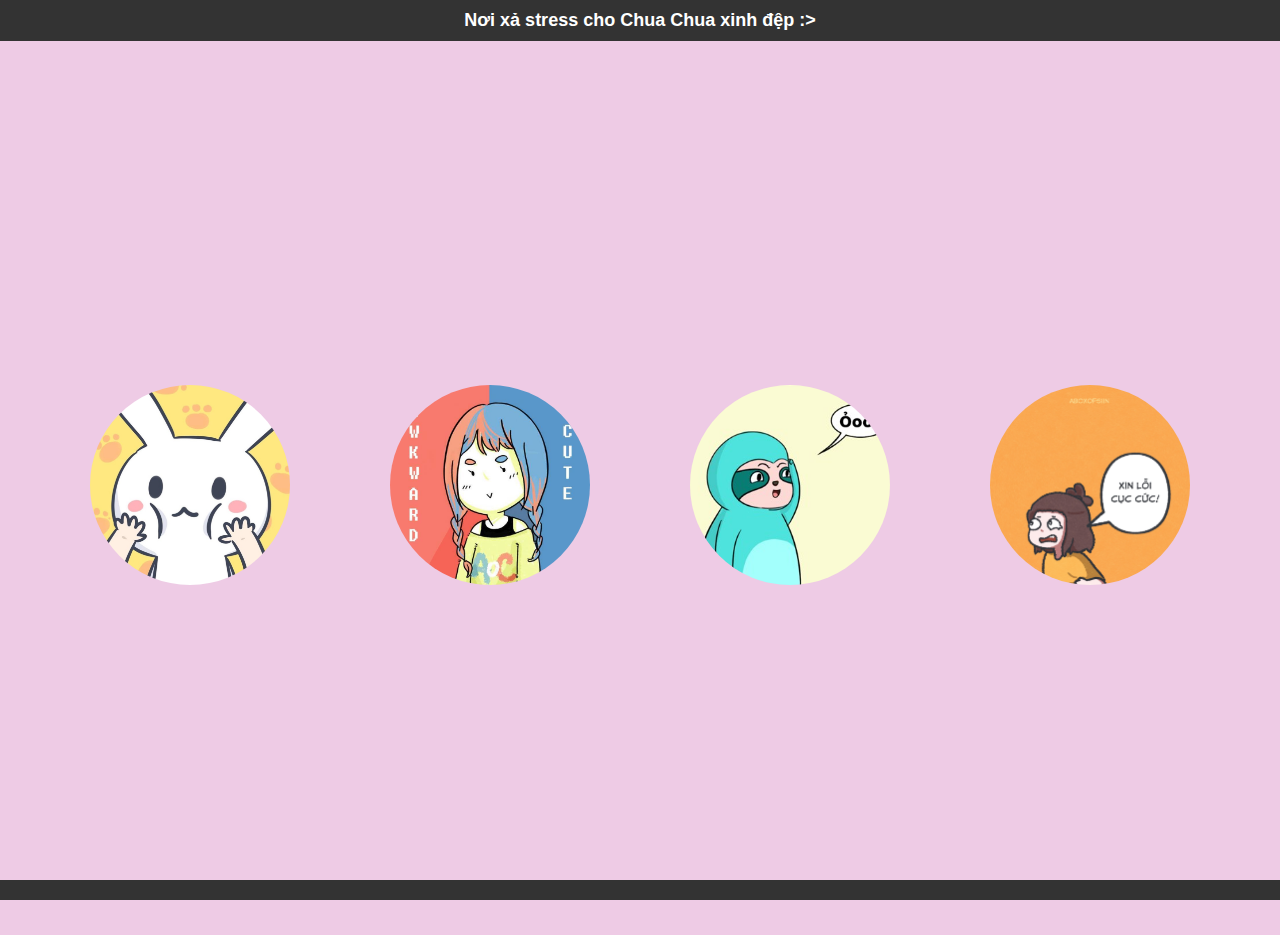
<file: index.html>
<!DOCTYPE html>
<html lang="en">
<head>
    <meta charset="UTF-8">
    <meta name="viewport" content="width=device-width, initial-scale=1.0">
    <link rel="stylesheet" href="style.css">
    <title>Nơi xả stress cho Chua Chua</title>
</head>
<body>

<div id="topbar" class="bar">
    <h1>Nơi xả stress cho Chua Chua xinh đệp :></h1>
</div>

<div class="container" style="padding-top:35px">
    <a href="tho7mau.html" class="box">
        <img src="background/1.jpg" alt="tho7mau">
    </a>
    <a href="awkwardorcute.html" class="box">
        <img src="background/2.jpg" alt="awkwardorcute">
    </a>
    <a href="luoixanhla.html" class="box">
        <img src="background/3.jpg" alt="luoixanhla">
    </a>
    <a href="boxofsiin.html" class="box">
        <img src="background/4.jpg" alt="boxofsiin">
    </a>
</div>

<div id="bottombar" class="bar">
    <h1></h1>
</div>

</body>
</html>
</file>
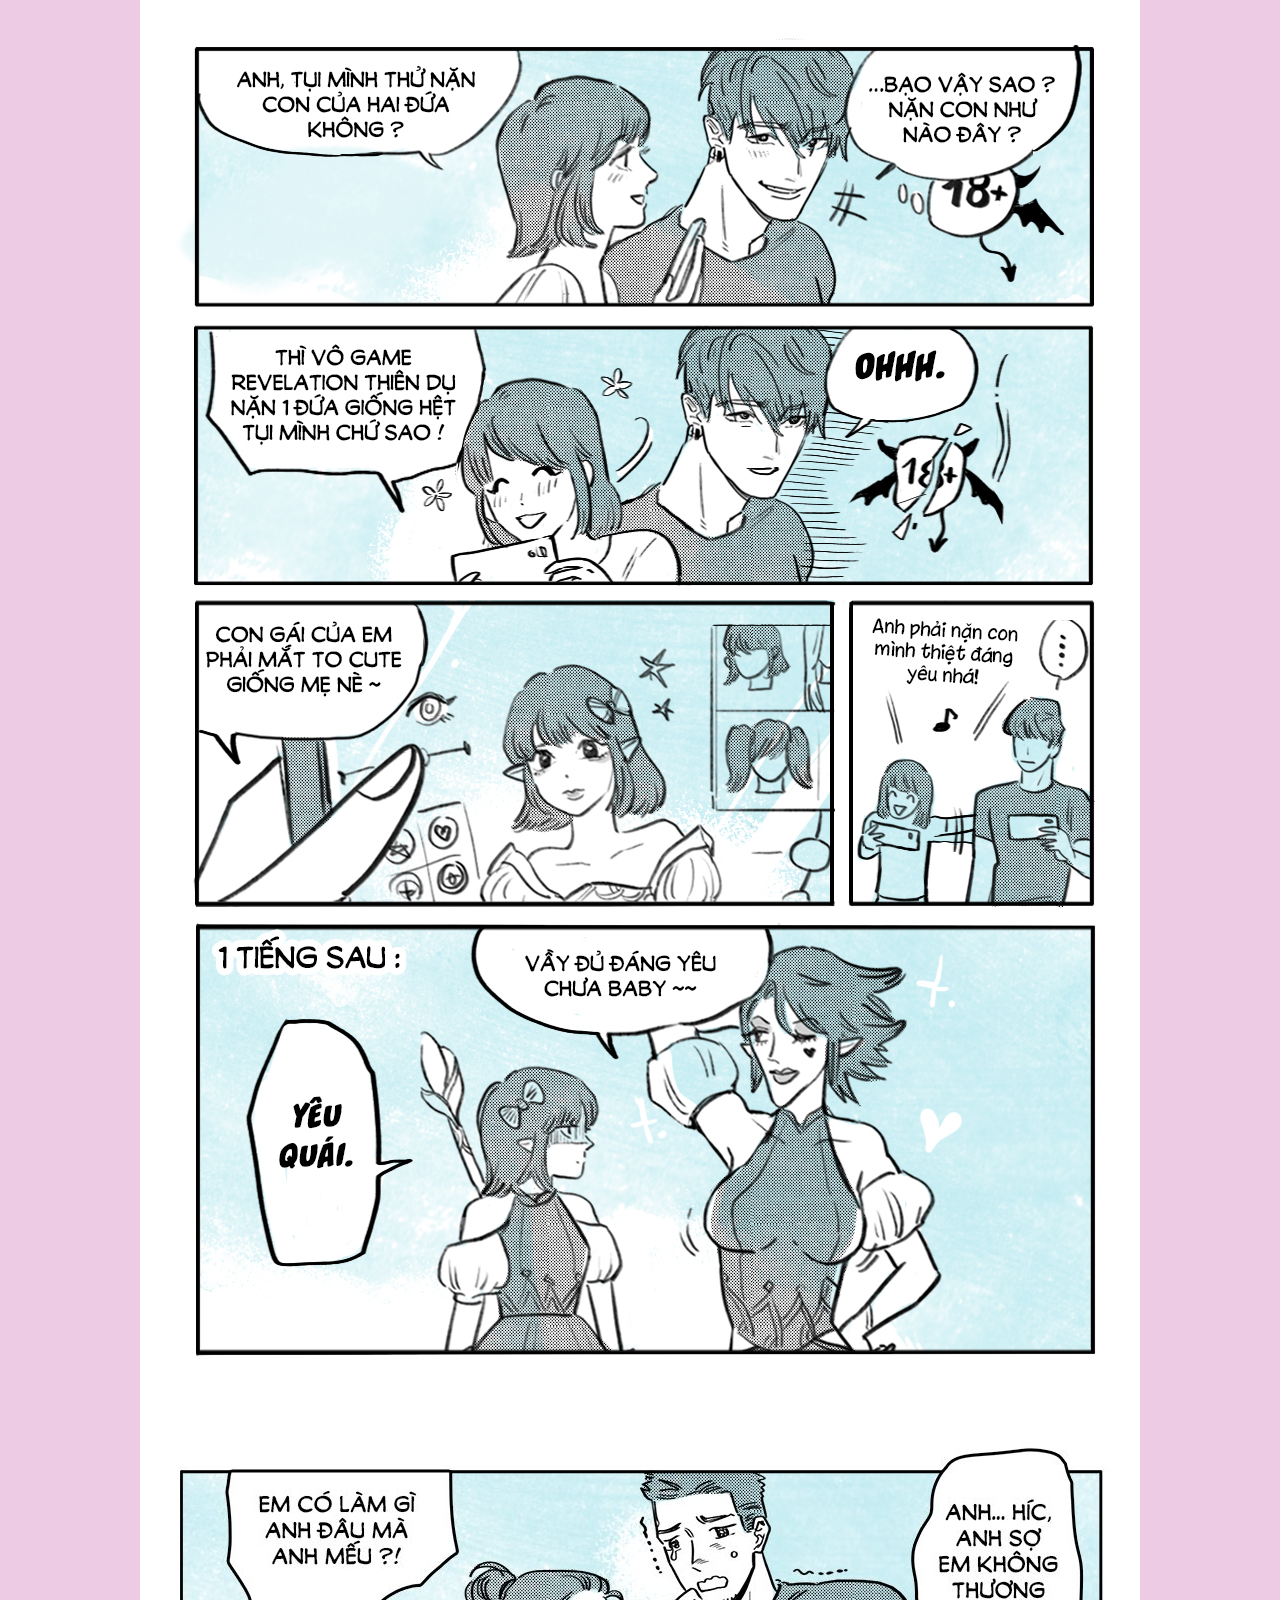
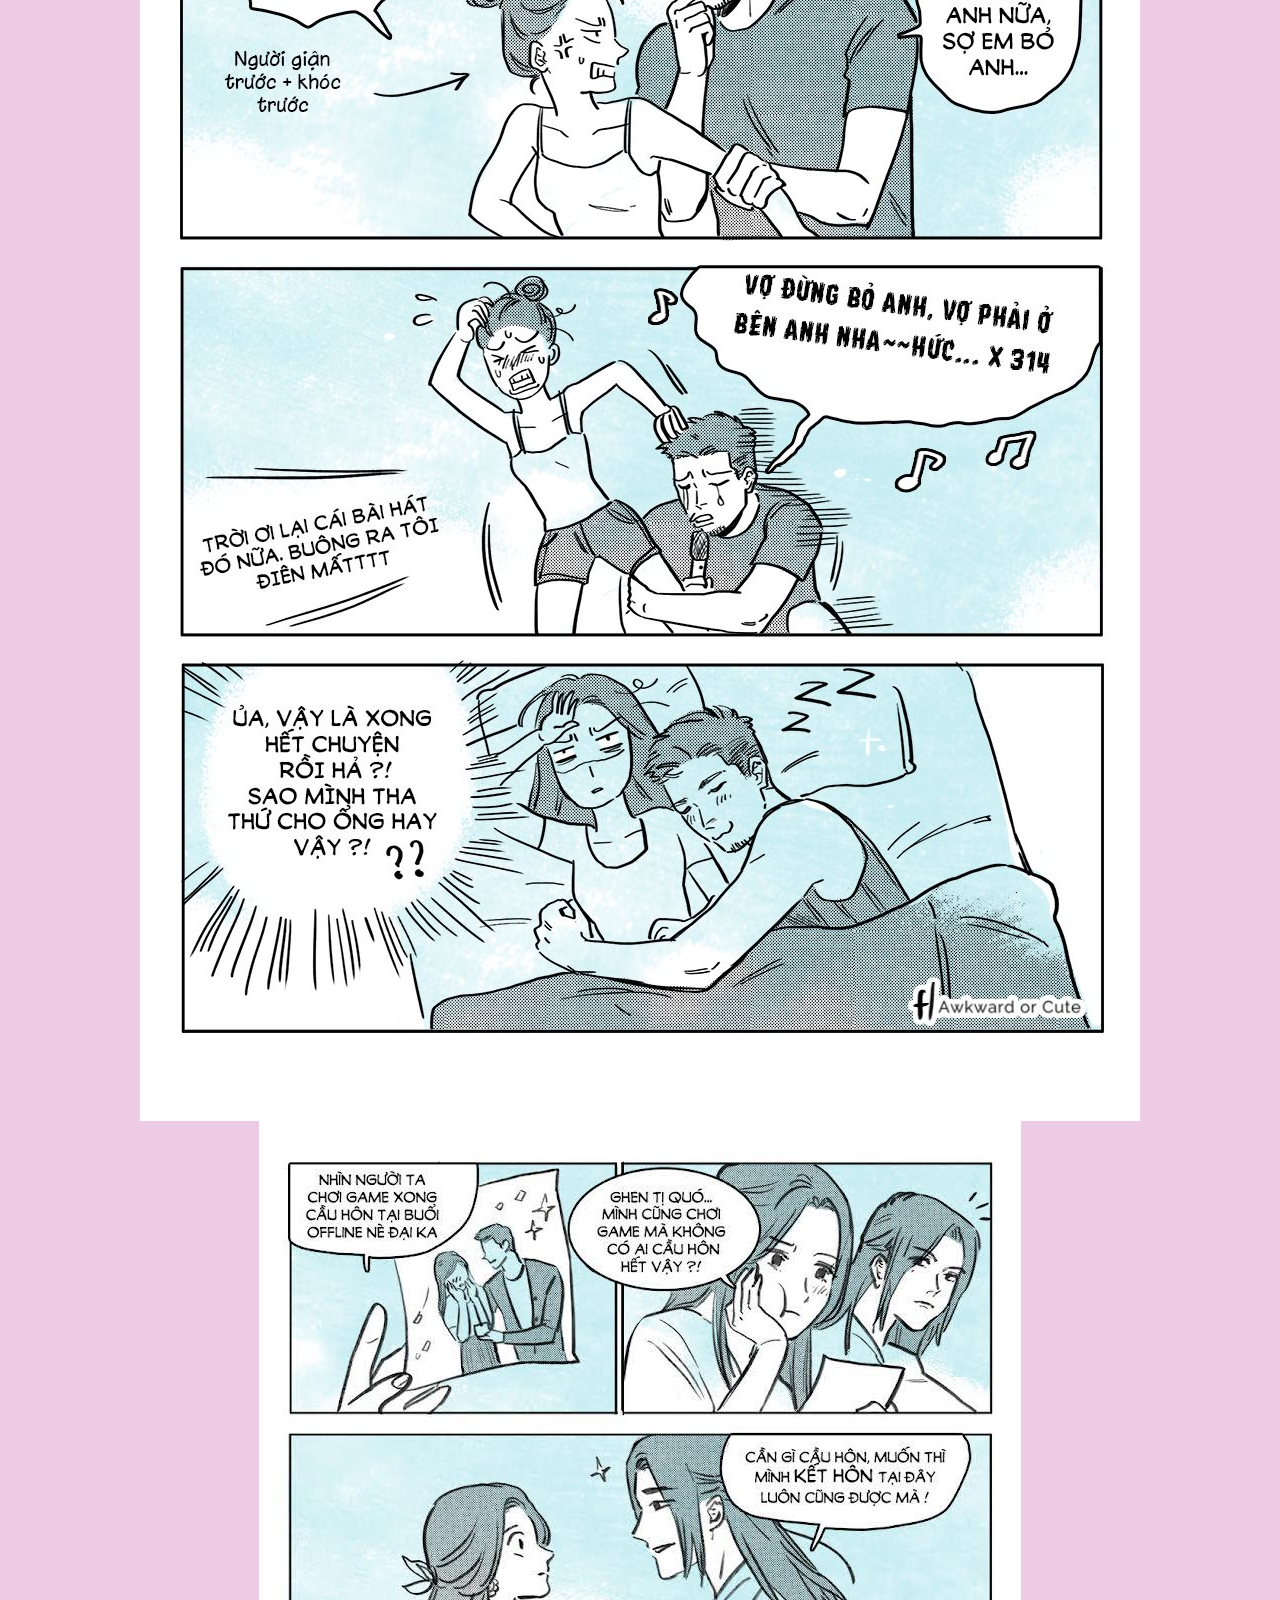
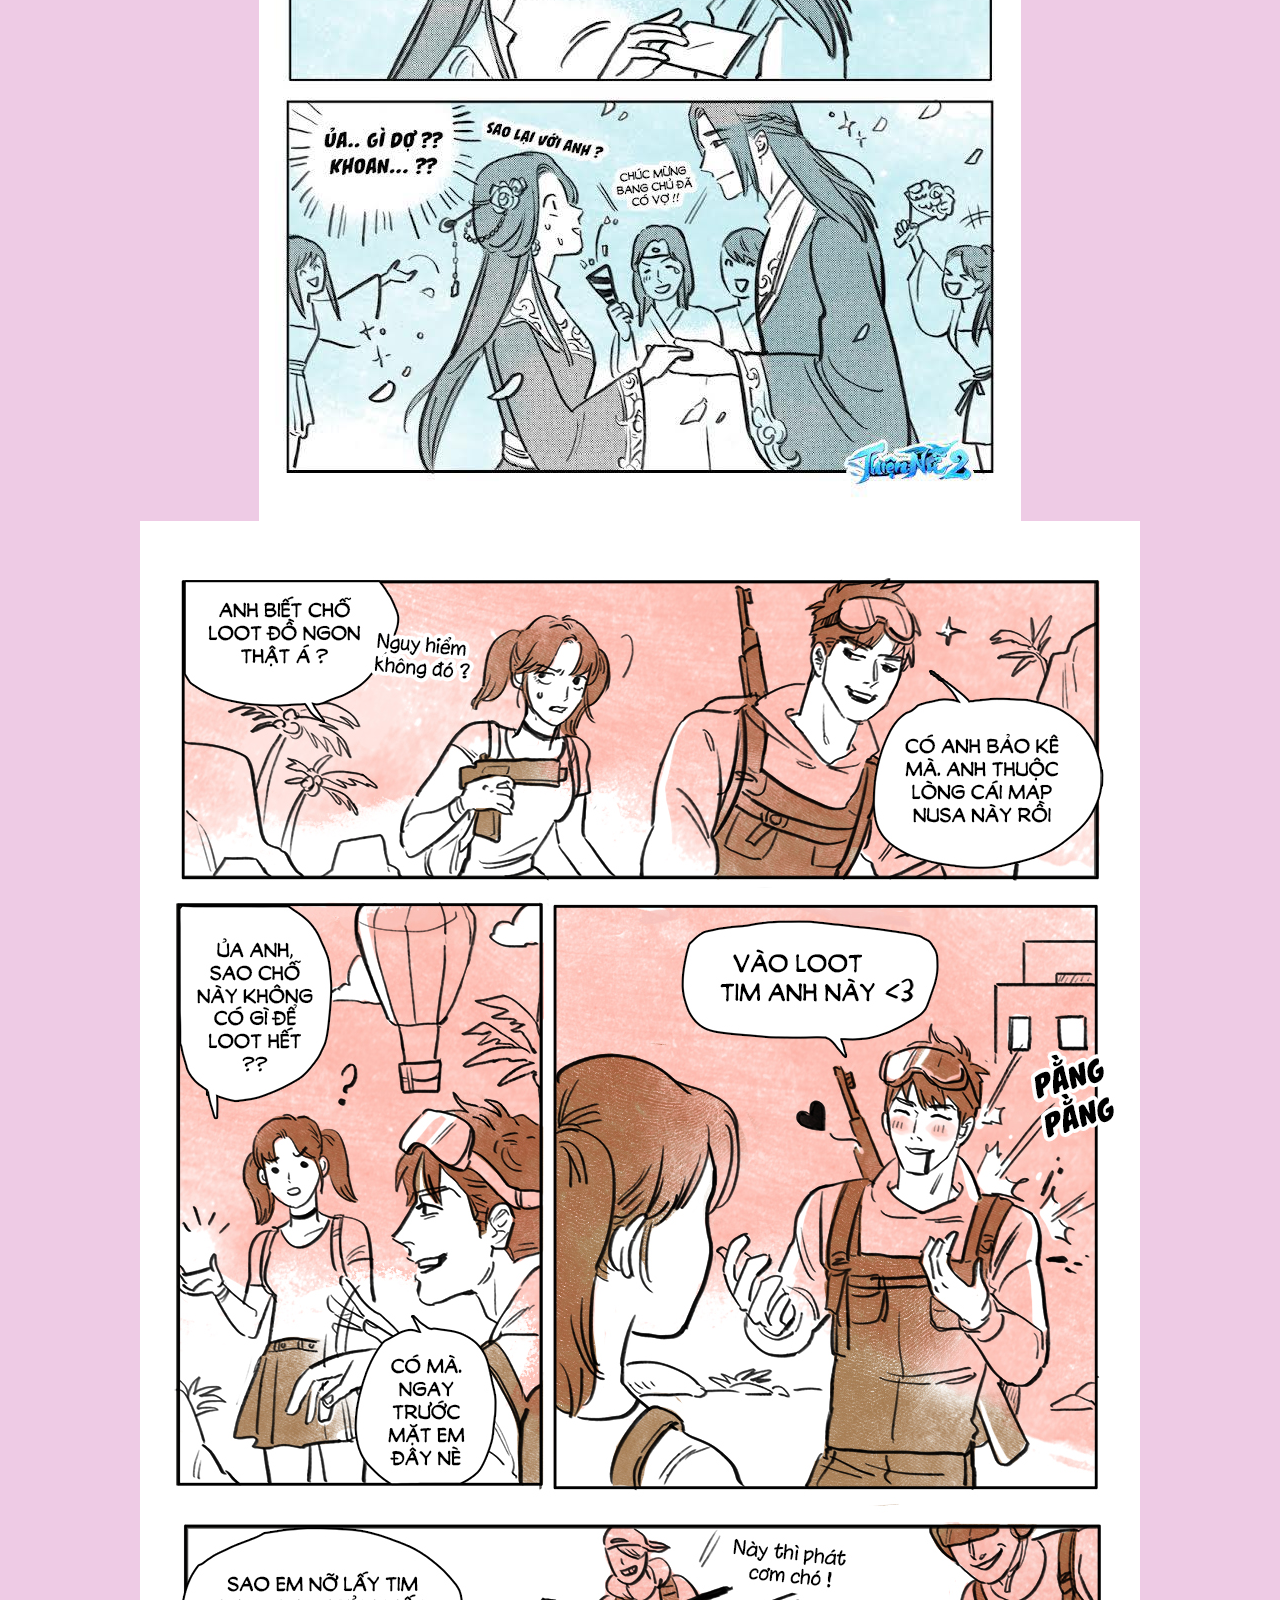
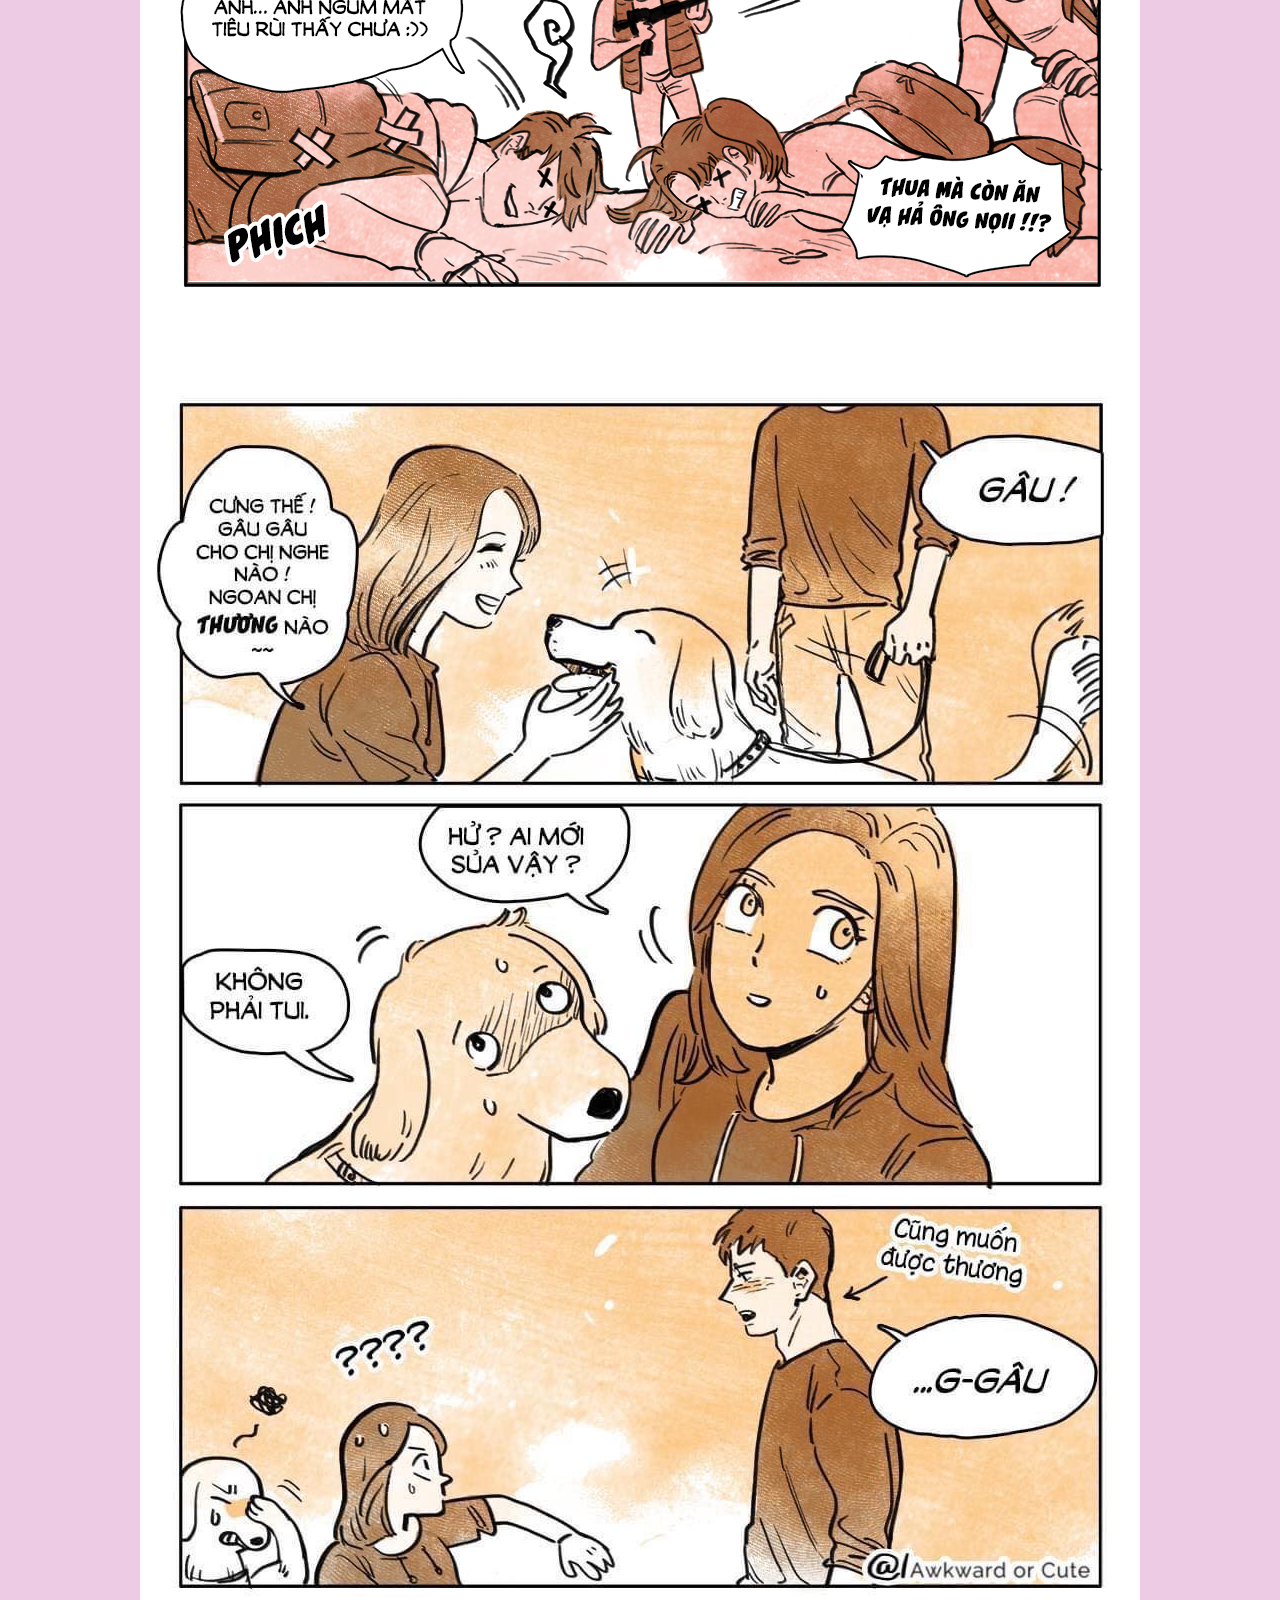
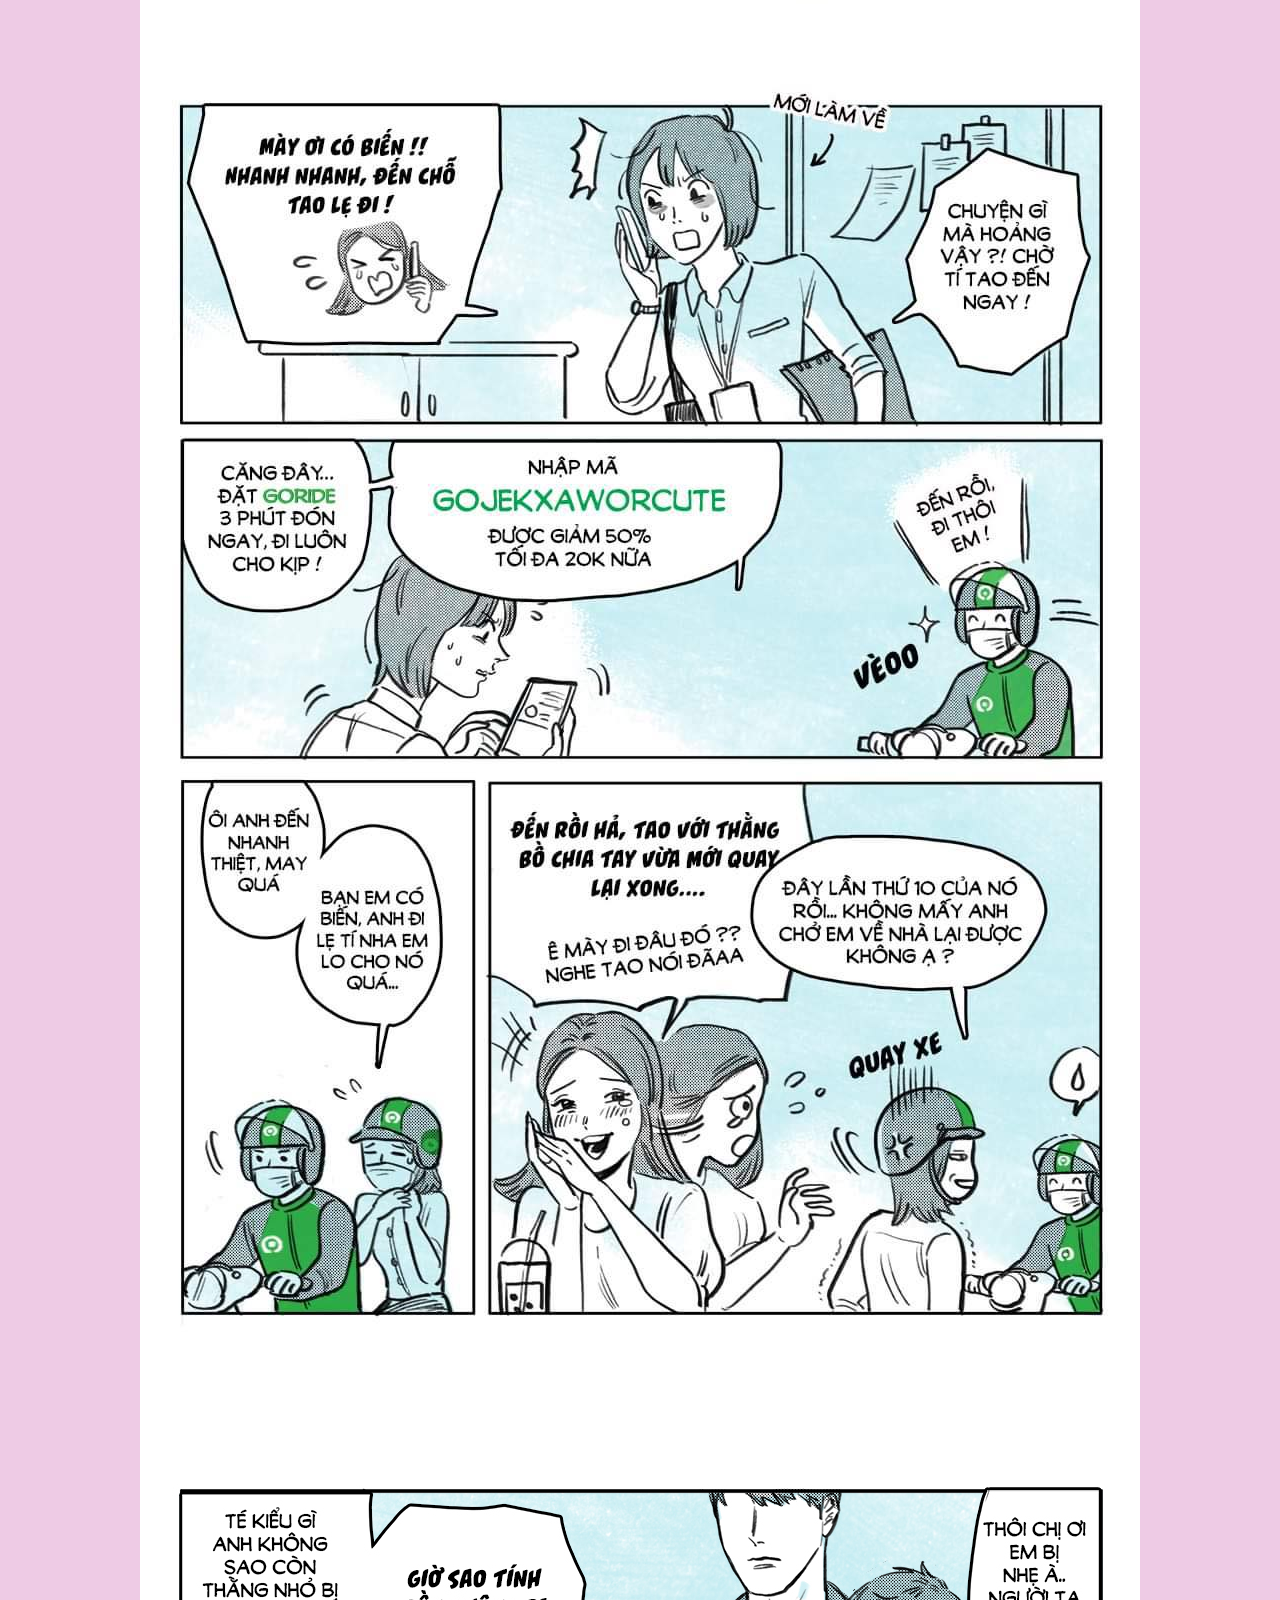
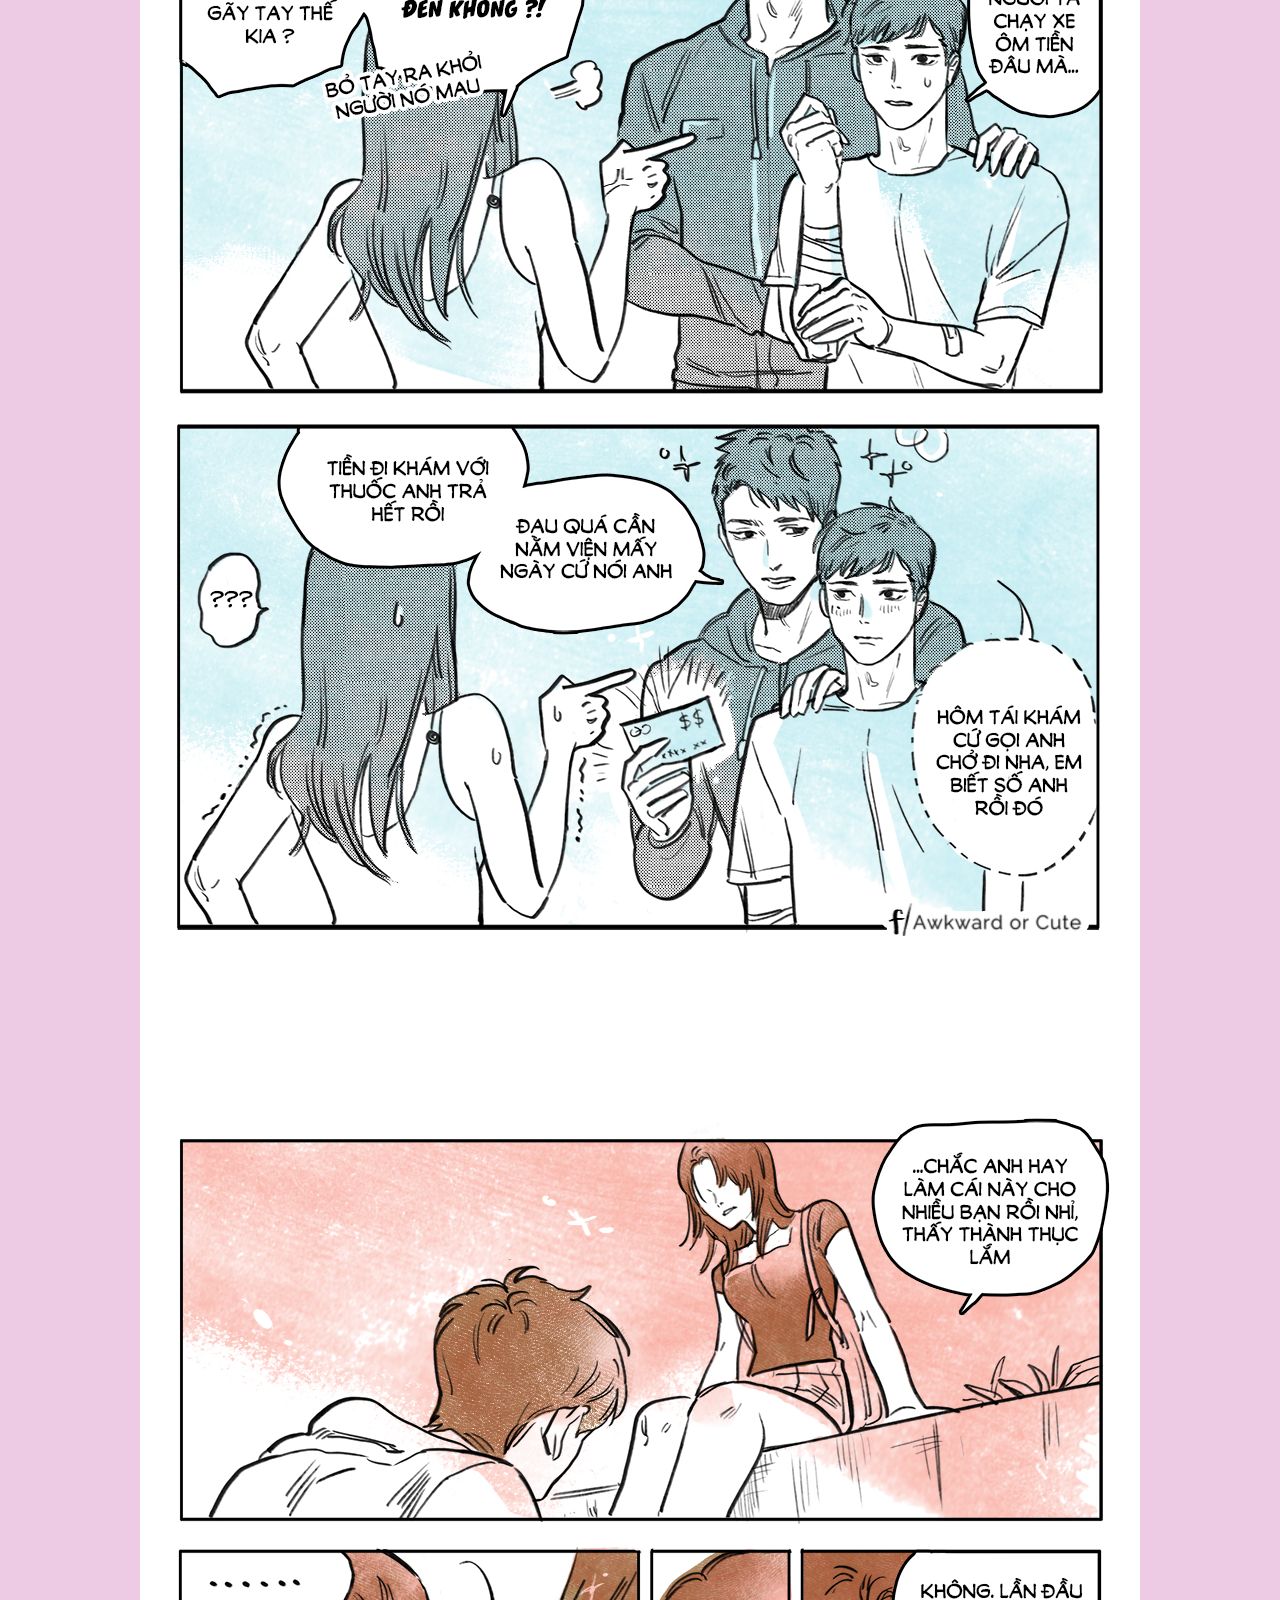
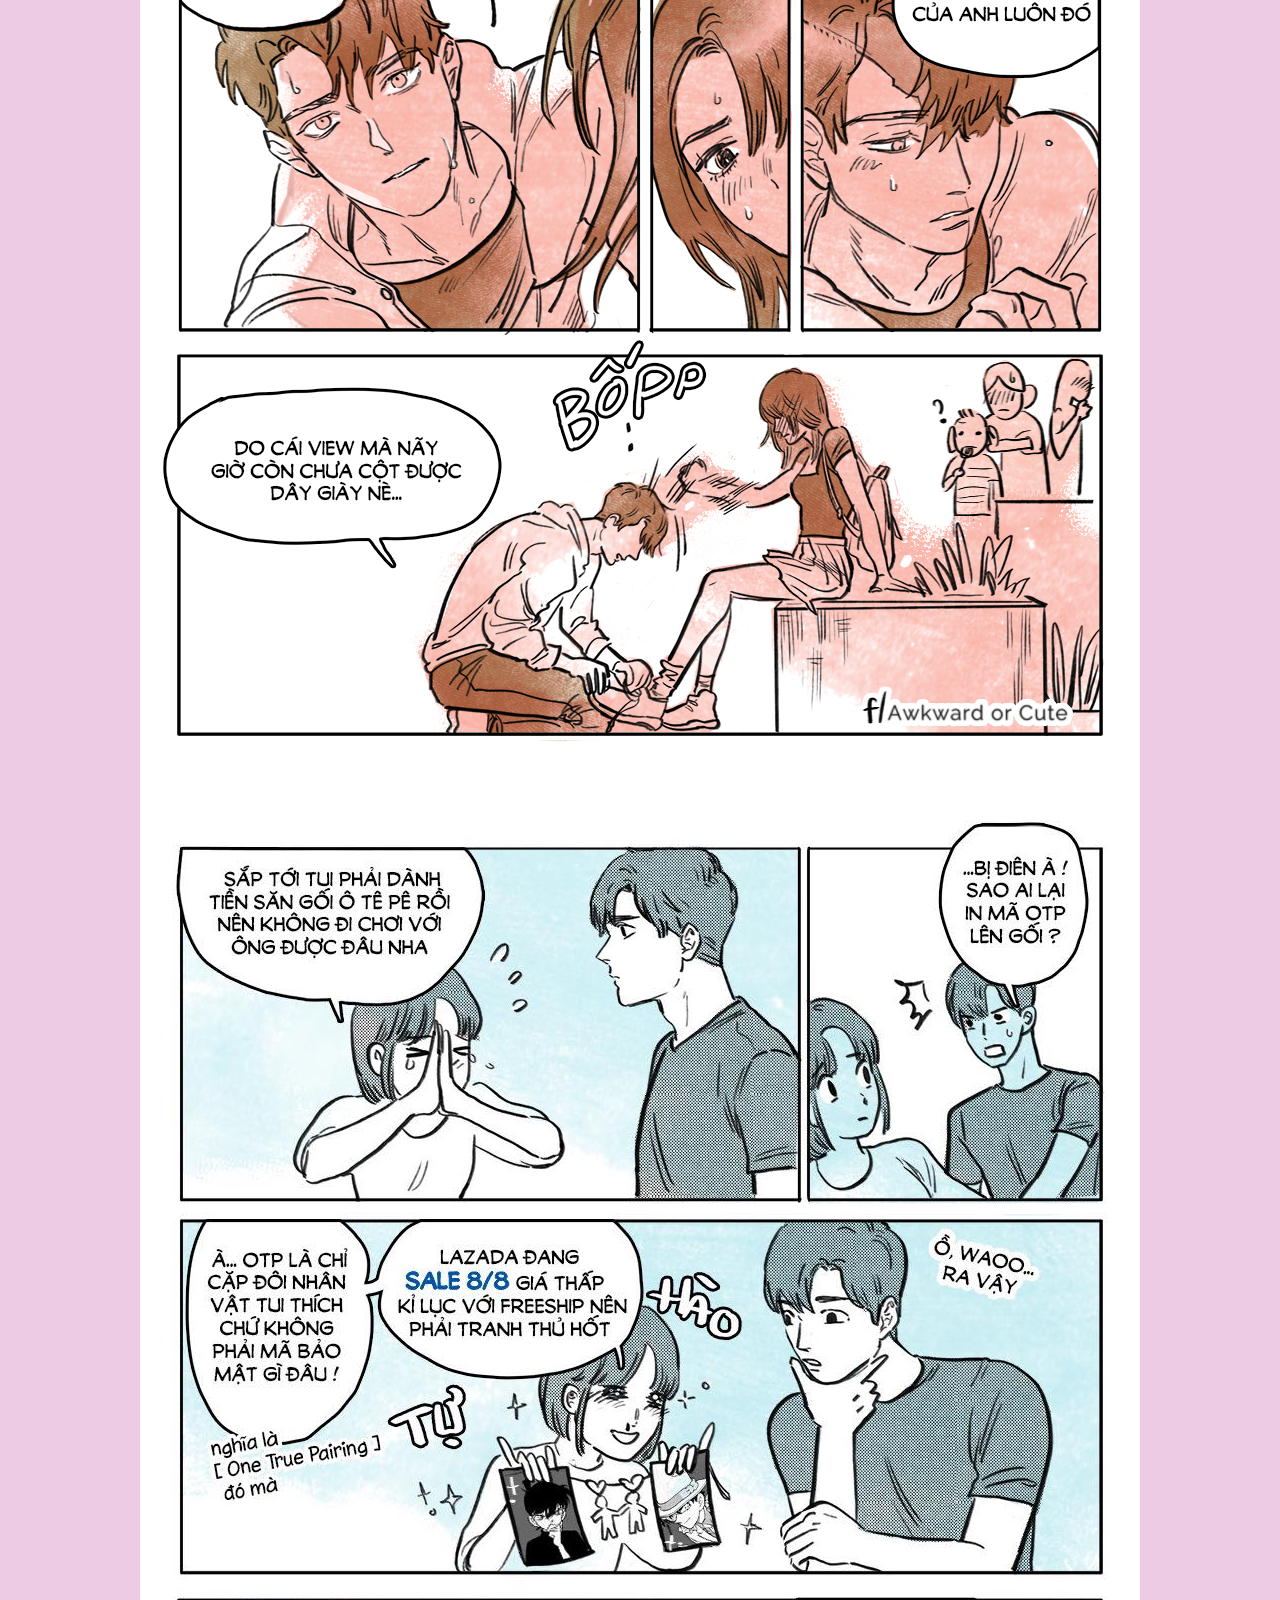
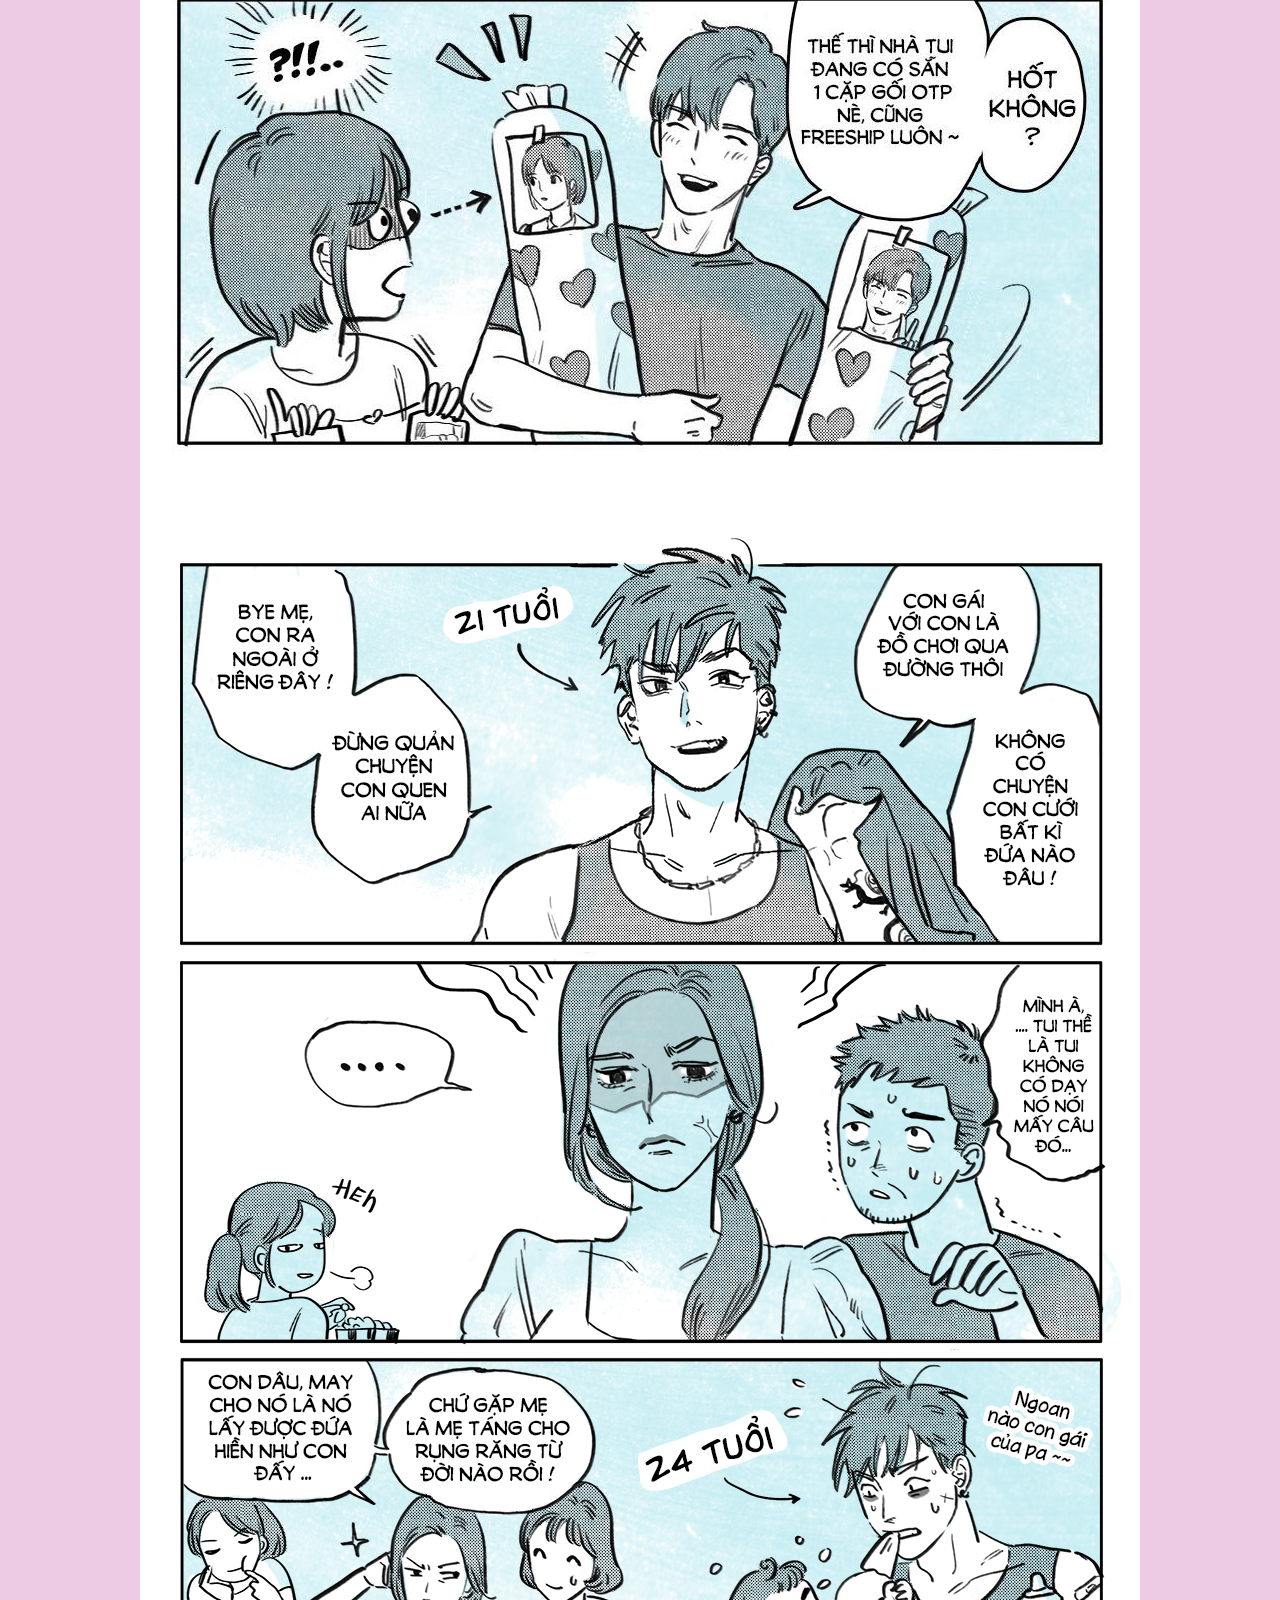
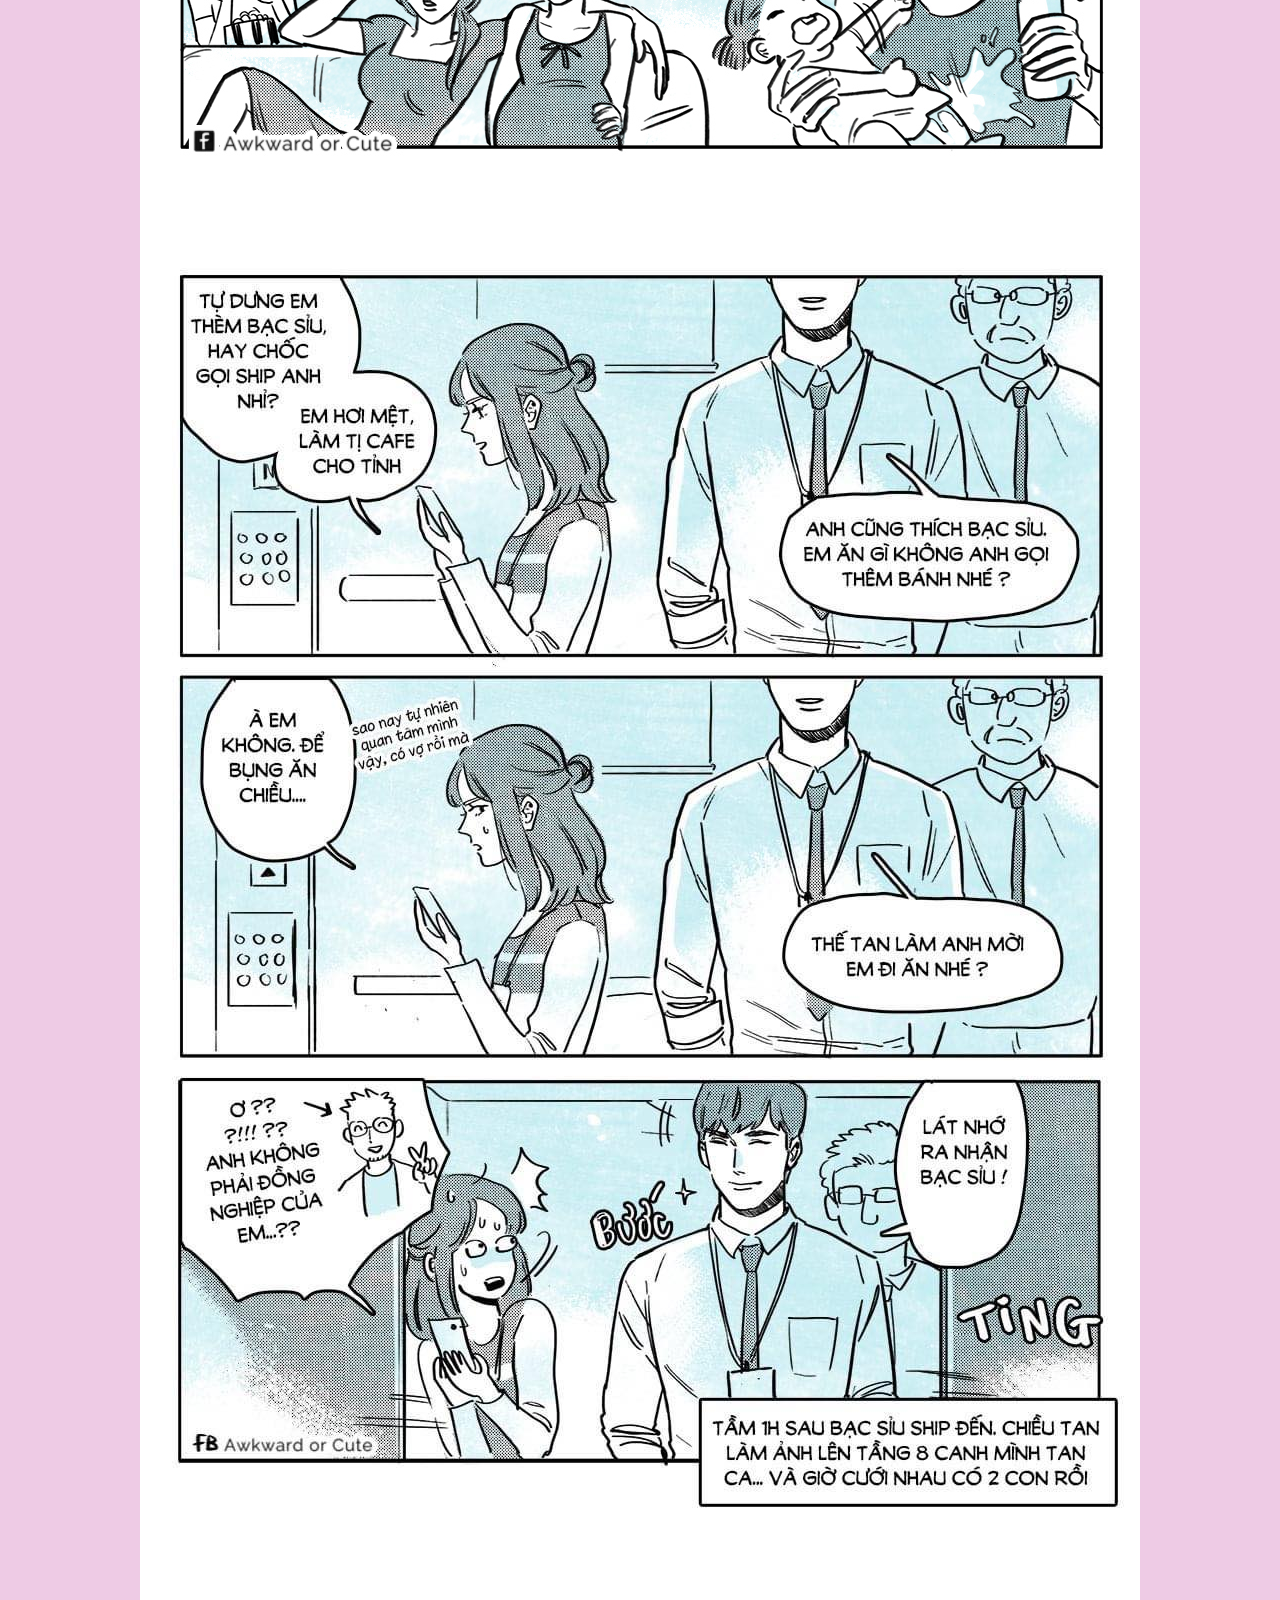
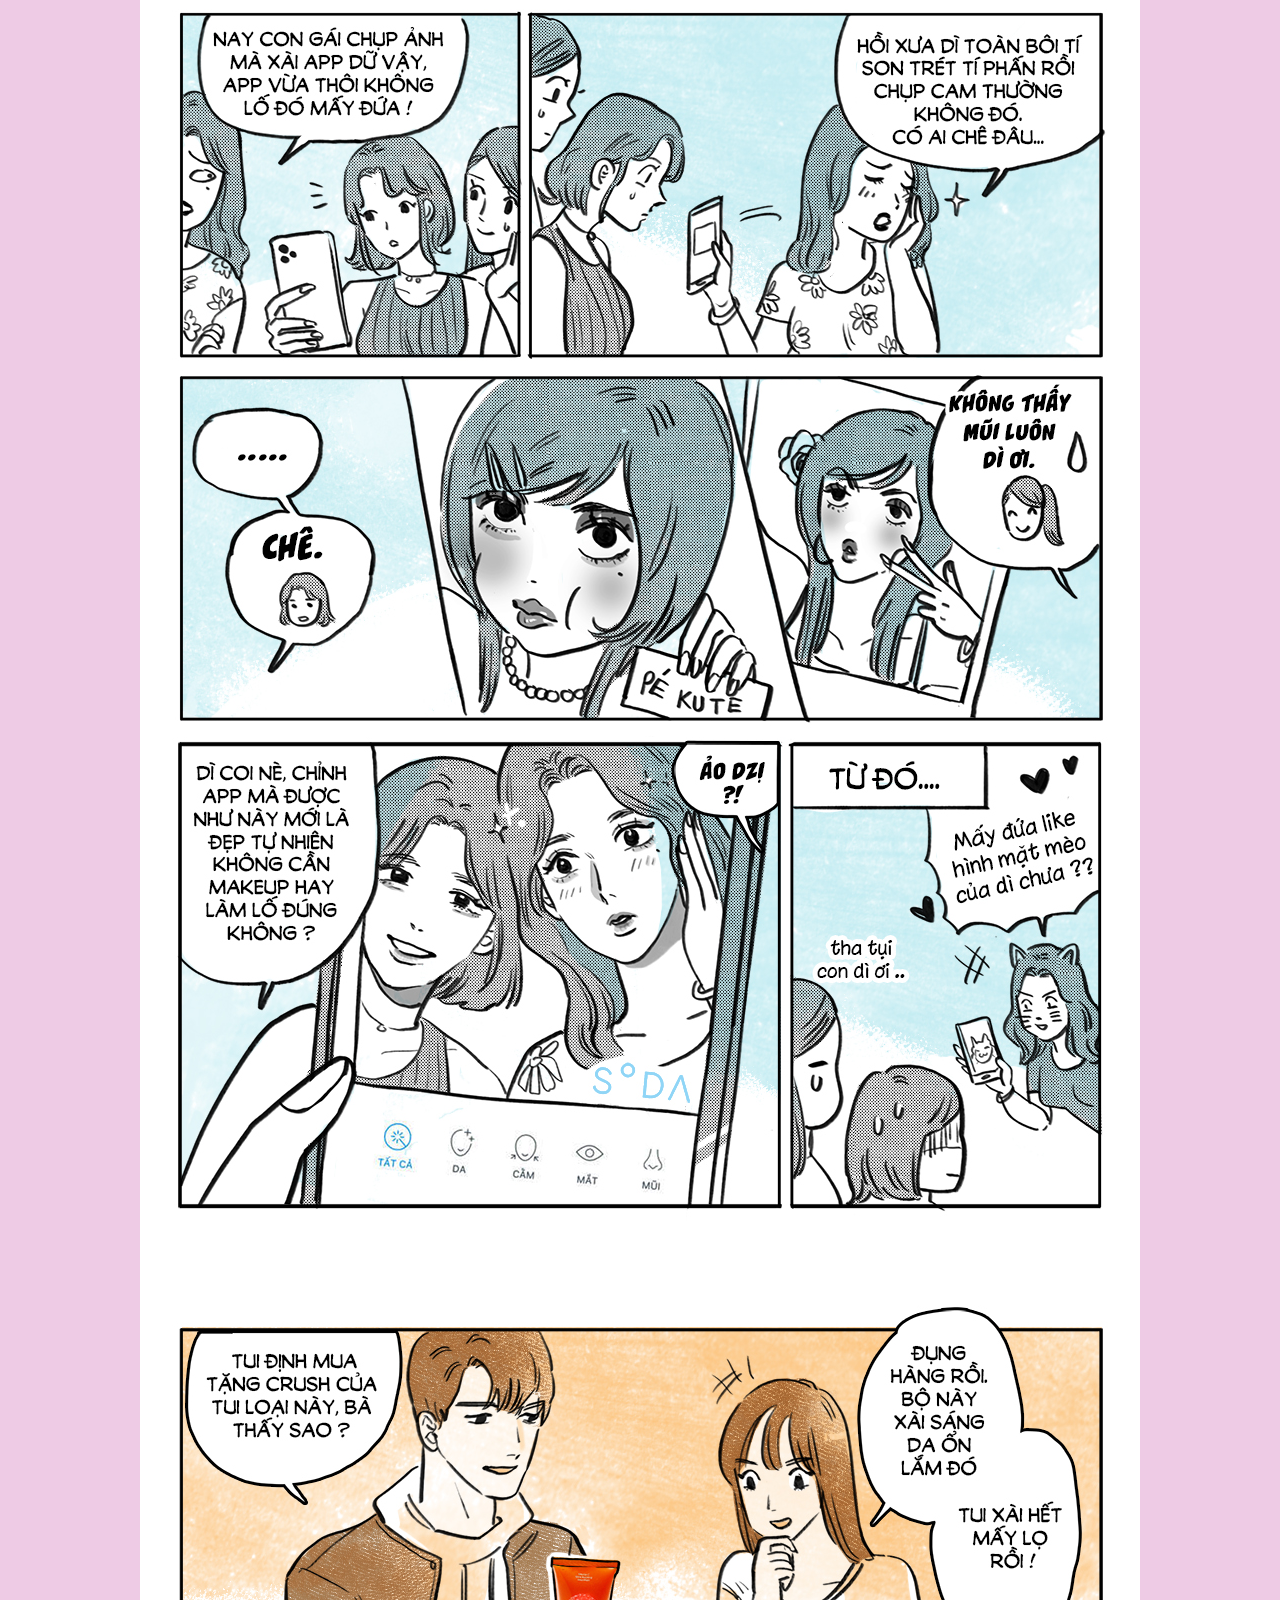
<file: awkwardorcute.html>
<!DOCTYPE html>
<html lang="en">
<head>
    <meta charset="UTF-8">
    <meta name="viewport" content="width=device-width, initial-scale=1.0">
    <link rel="stylesheet" href="style.css">
    <title>Awkward or Cute</title>
</head>
<body>

<div class="container">
    <img src="awkwardorcute/1.jpg" alt="Truyện 1">
    <img src="awkwardorcute/2.jpg" alt="Truyện 2">
    <img src="awkwardorcute/3.jpg" alt="Truyện 3">
    <img src="awkwardorcute/4.jpg" alt="Truyện 4">
    <img src="awkwardorcute/5.jpg" alt="Truyện 5">
    <img src="awkwardorcute/6.jpg" alt="Truyện 6">
    <img src="awkwardorcute/7.jpg" alt="Truyện 7">
    <img src="awkwardorcute/8.jpg" alt="Truyện 8">
    <img src="awkwardorcute/9.jpg" alt="Truyện 9">
    <img src="awkwardorcute/10.jpg" alt="Truyện 10">
    <img src="awkwardorcute/11.jpg" alt="Truyện 11">
    <img src="awkwardorcute/12.jpg" alt="Truyện 12">
    <img src="awkwardorcute/13.jpg" alt="Truyện 13">
    <img src="awkwardorcute/14.jpg" alt="Truyện 14">
    <img src="awkwardorcute/15.jpg" alt="Truyện 15">
    <img src="awkwardorcute/16.jpg" alt="Truyện 16">
    <img src="awkwardorcute/17.jpg" alt="Truyện 17">
    <img src="awkwardorcute/18.jpg" alt="Truyện 18">
    <img src="awkwardorcute/19.jpg" alt="Truyện 19">
    <img src="awkwardorcute/20.jpg" alt="Truyện 20">
    <img src="awkwardorcute/21.jpg" alt="Truyện 21">
    <img src="awkwardorcute/22.jpg" alt="Truyện 22">
    <img src="awkwardorcute/23.jpg" alt="Truyện 23">
    <img src="awkwardorcute/24.jpg" alt="Truyện 24">
    <img src="awkwardorcute/25.jpg" alt="Truyện 25">
    <img src="awkwardorcute/26.jpg" alt="Truyện 26">
    <img src="awkwardorcute/27.jpg" alt="Truyện 27">
    <img src="awkwardorcute/28.jpg" alt="Truyện 28">
    <img src="awkwardorcute/29.jpg" alt="Truyện 29">
    <img src="awkwardorcute/30.jpg" alt="Truyện 30">
    <img src="awkwardorcute/31.jpg" alt="Truyện 31">
    <img src="awkwardorcute/32.jpg" alt="Truyện 32">
    <img src="awkwardorcute/33.jpg" alt="Truyện 33">
    <img src="awkwardorcute/34.jpg" alt="Truyện 34">
    <img src="awkwardorcute/35.jpg" alt="Truyện 35">
    <img src="awkwardorcute/36.jpg" alt="Truyện 36">
    <img src="awkwardorcute/37.jpg" alt="Truyện 37">
    <img src="awkwardorcute/38.jpg" alt="Truyện 38">
    <img src="awkwardorcute/39.jpg" alt="Truyện 39">
    <img src="awkwardorcute/40.jpg" alt="Truyện 40">
    <img src="awkwardorcute/41.jpg" alt="Truyện 41">
    <img src="awkwardorcute/42.jpg" alt="Truyện 42">
    <img src="awkwardorcute/43.jpg" alt="Truyện 43">
    <img src="awkwardorcute/44.jpg" alt="Truyện 44">
    <img src="awkwardorcute/45.jpg" alt="Truyện 45">
</div>

</body>
</html>
</file>
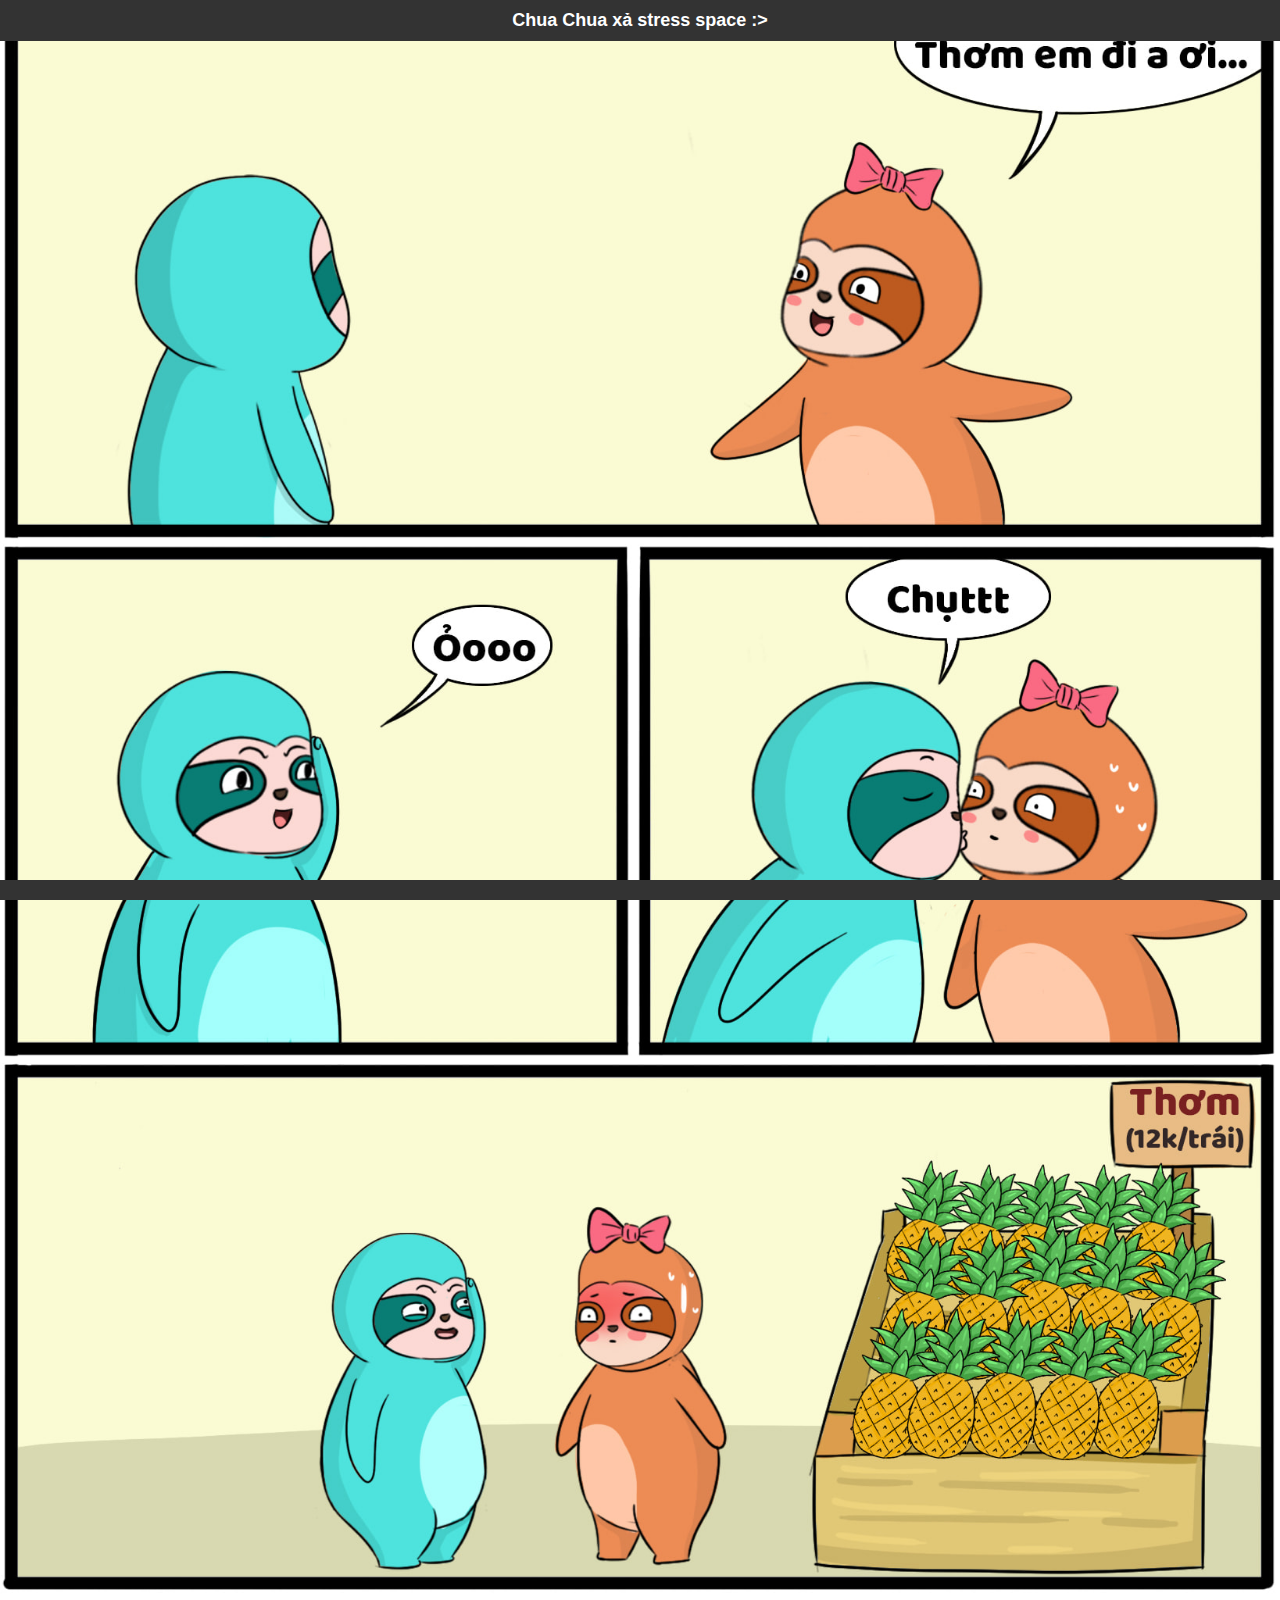
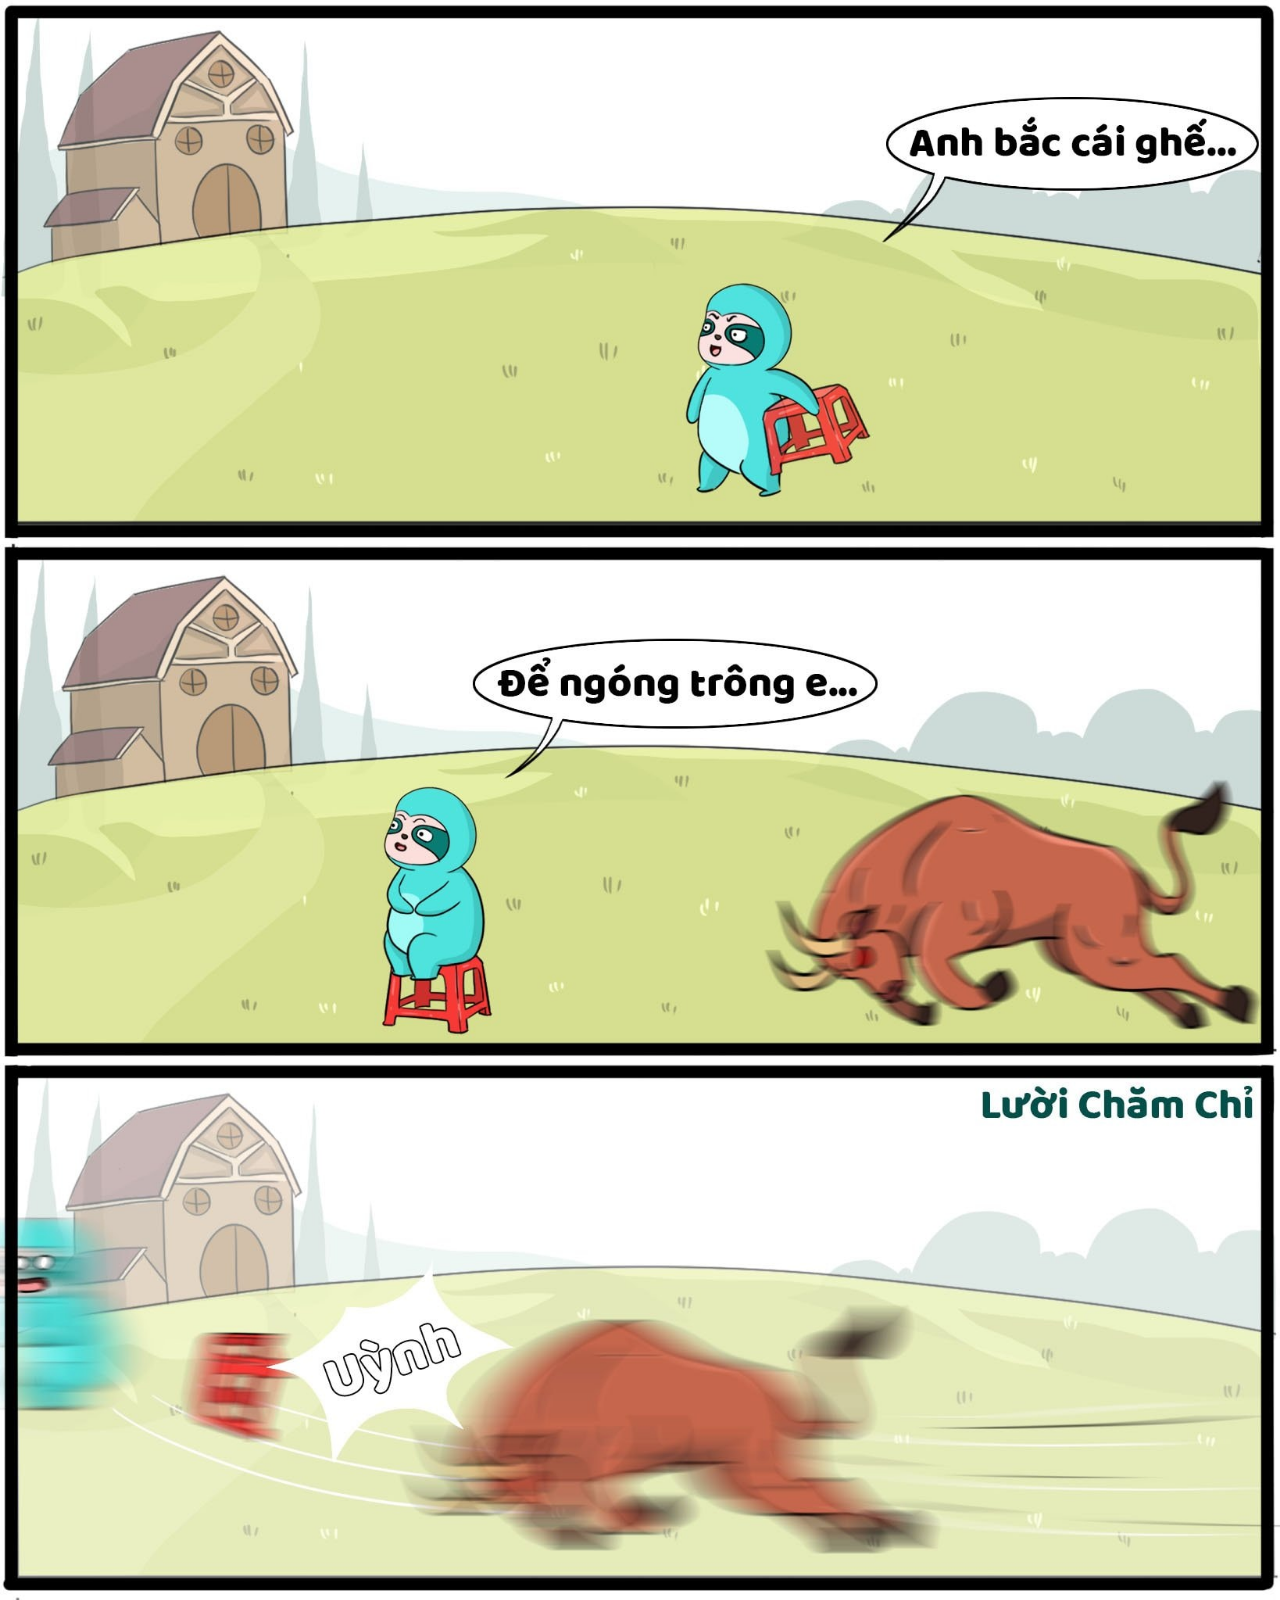
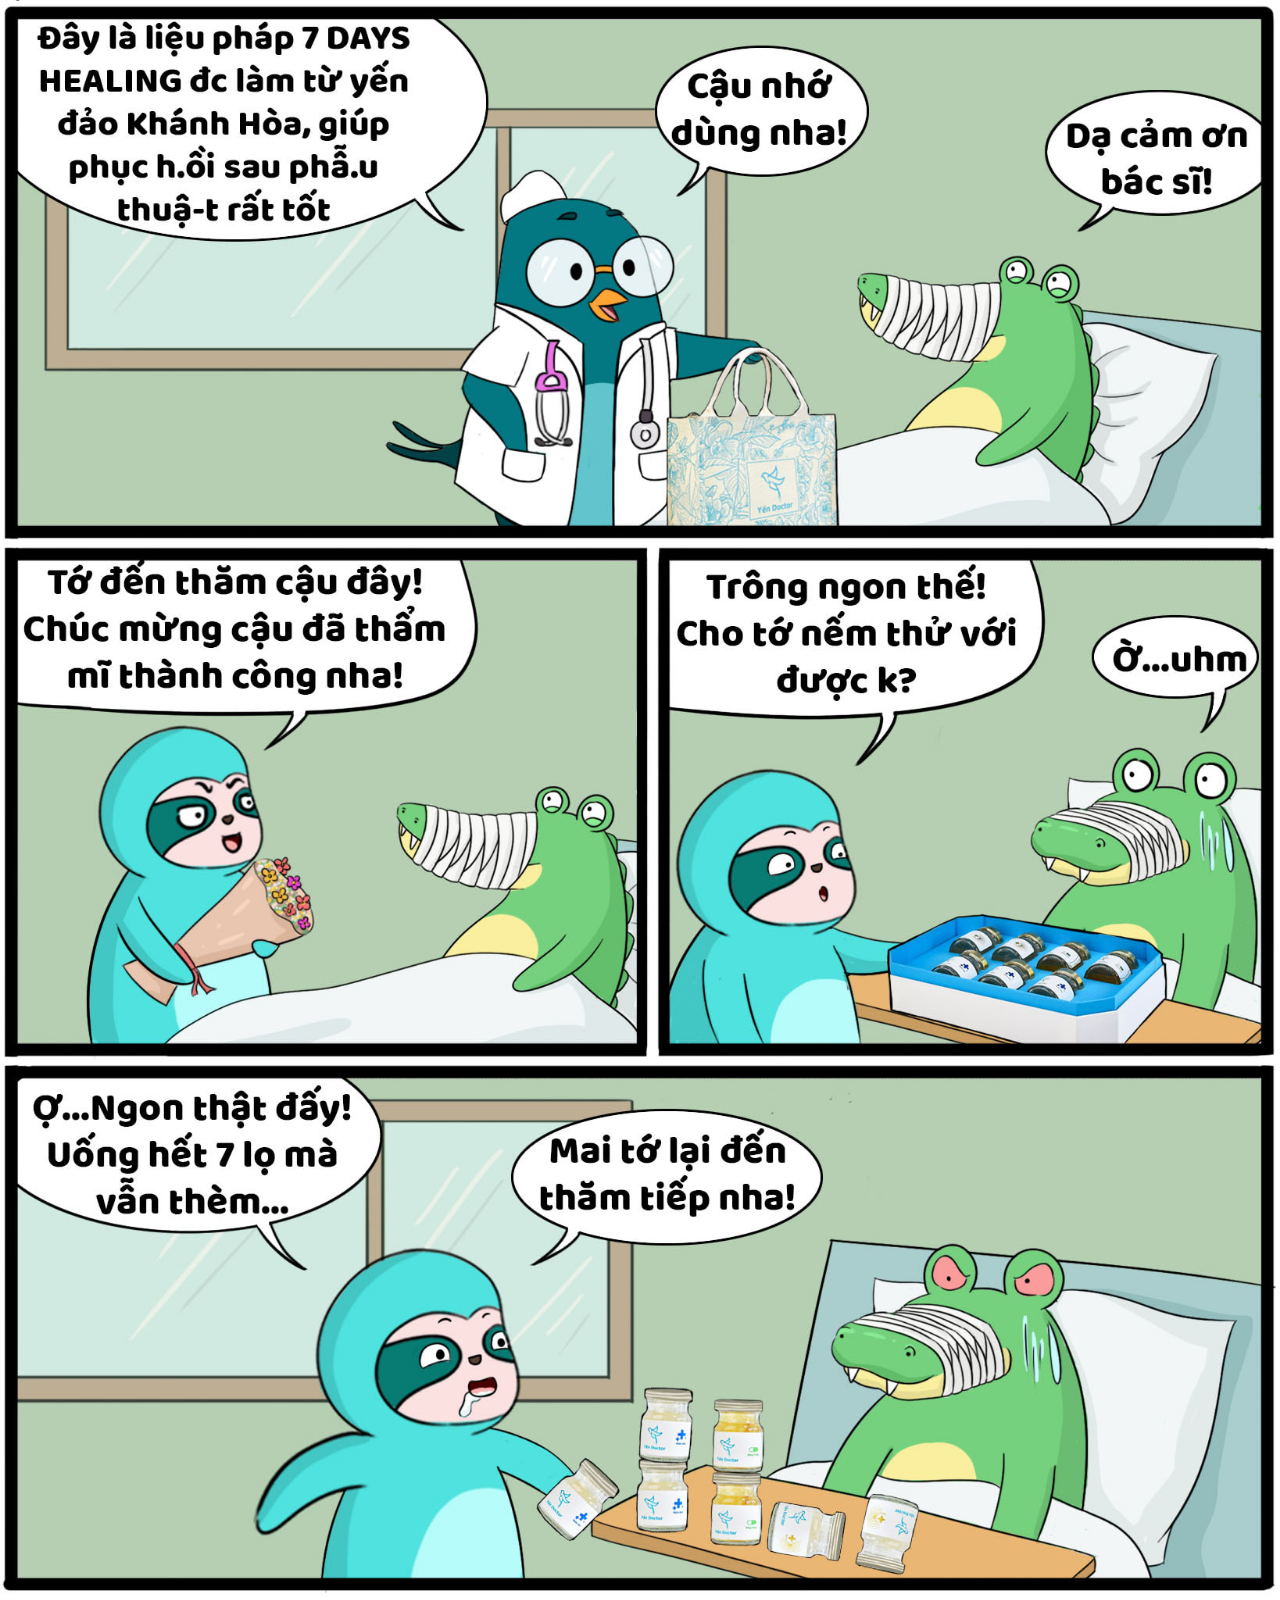
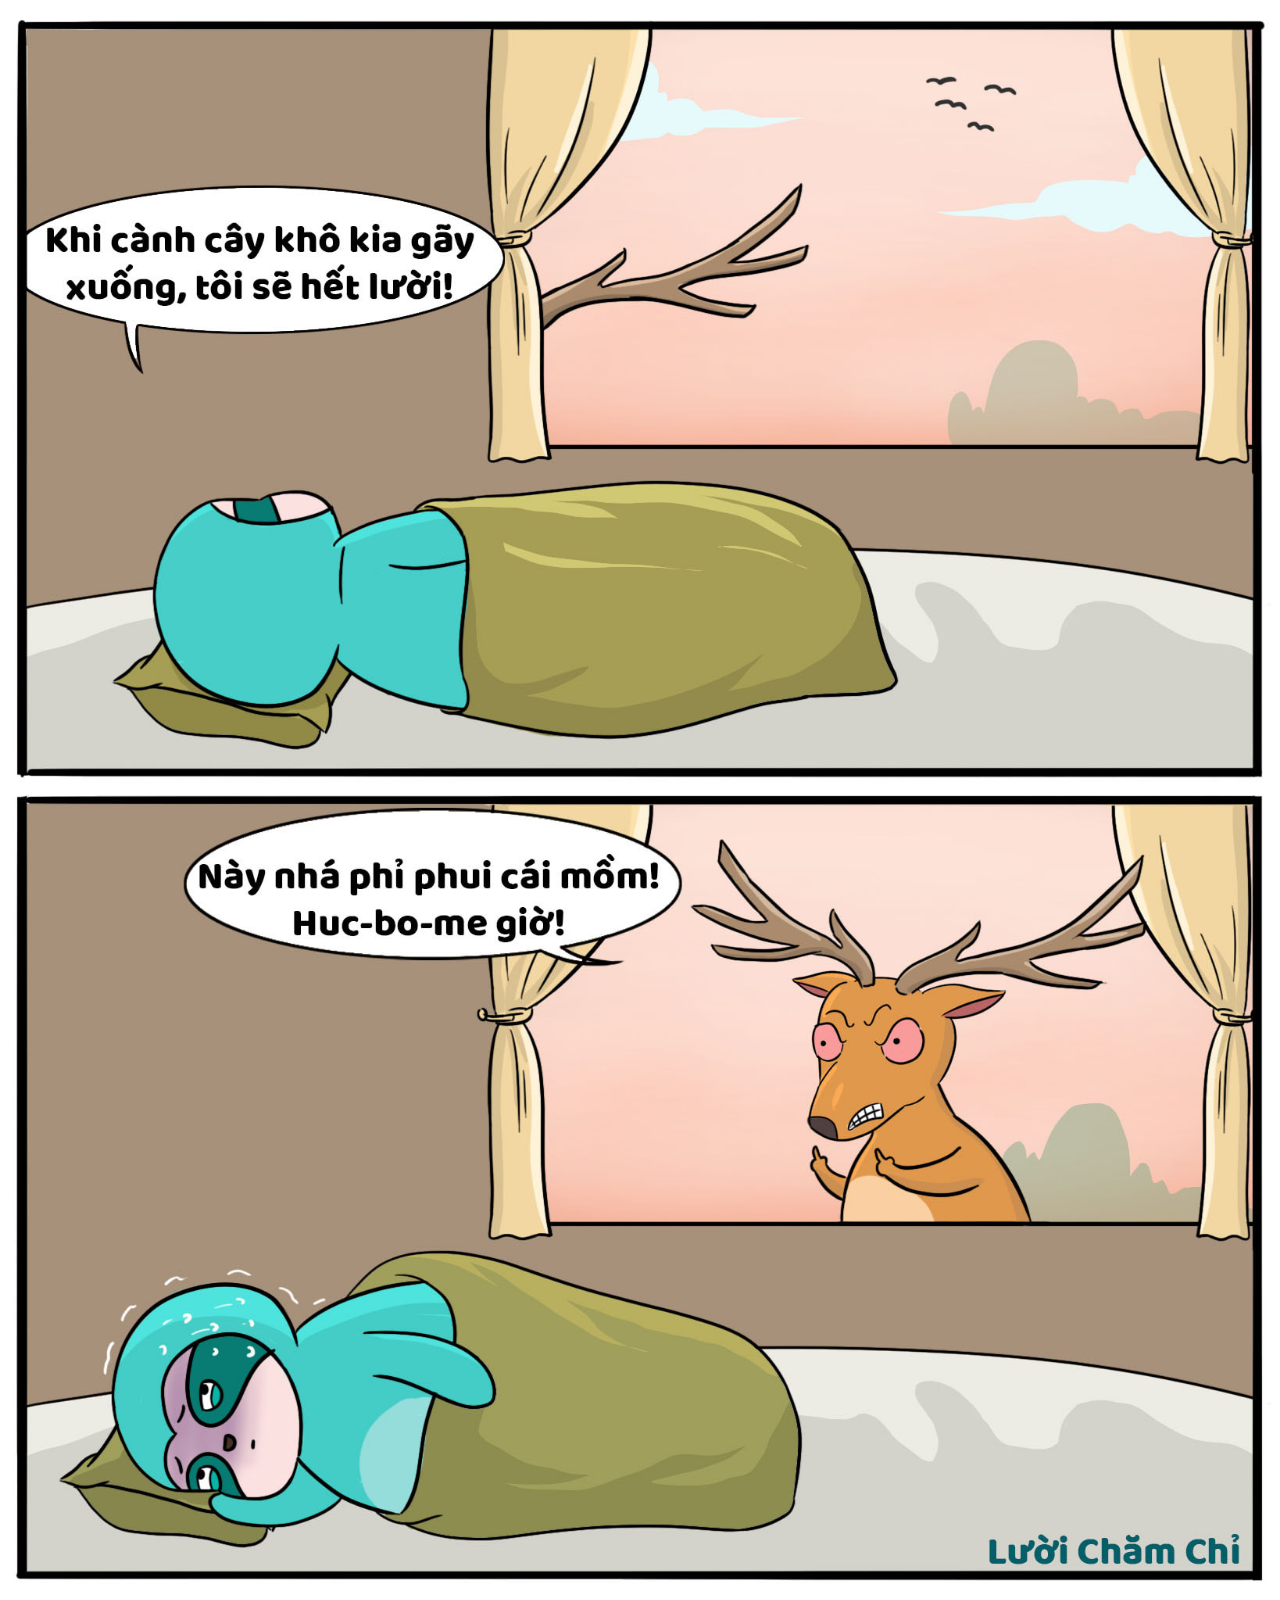
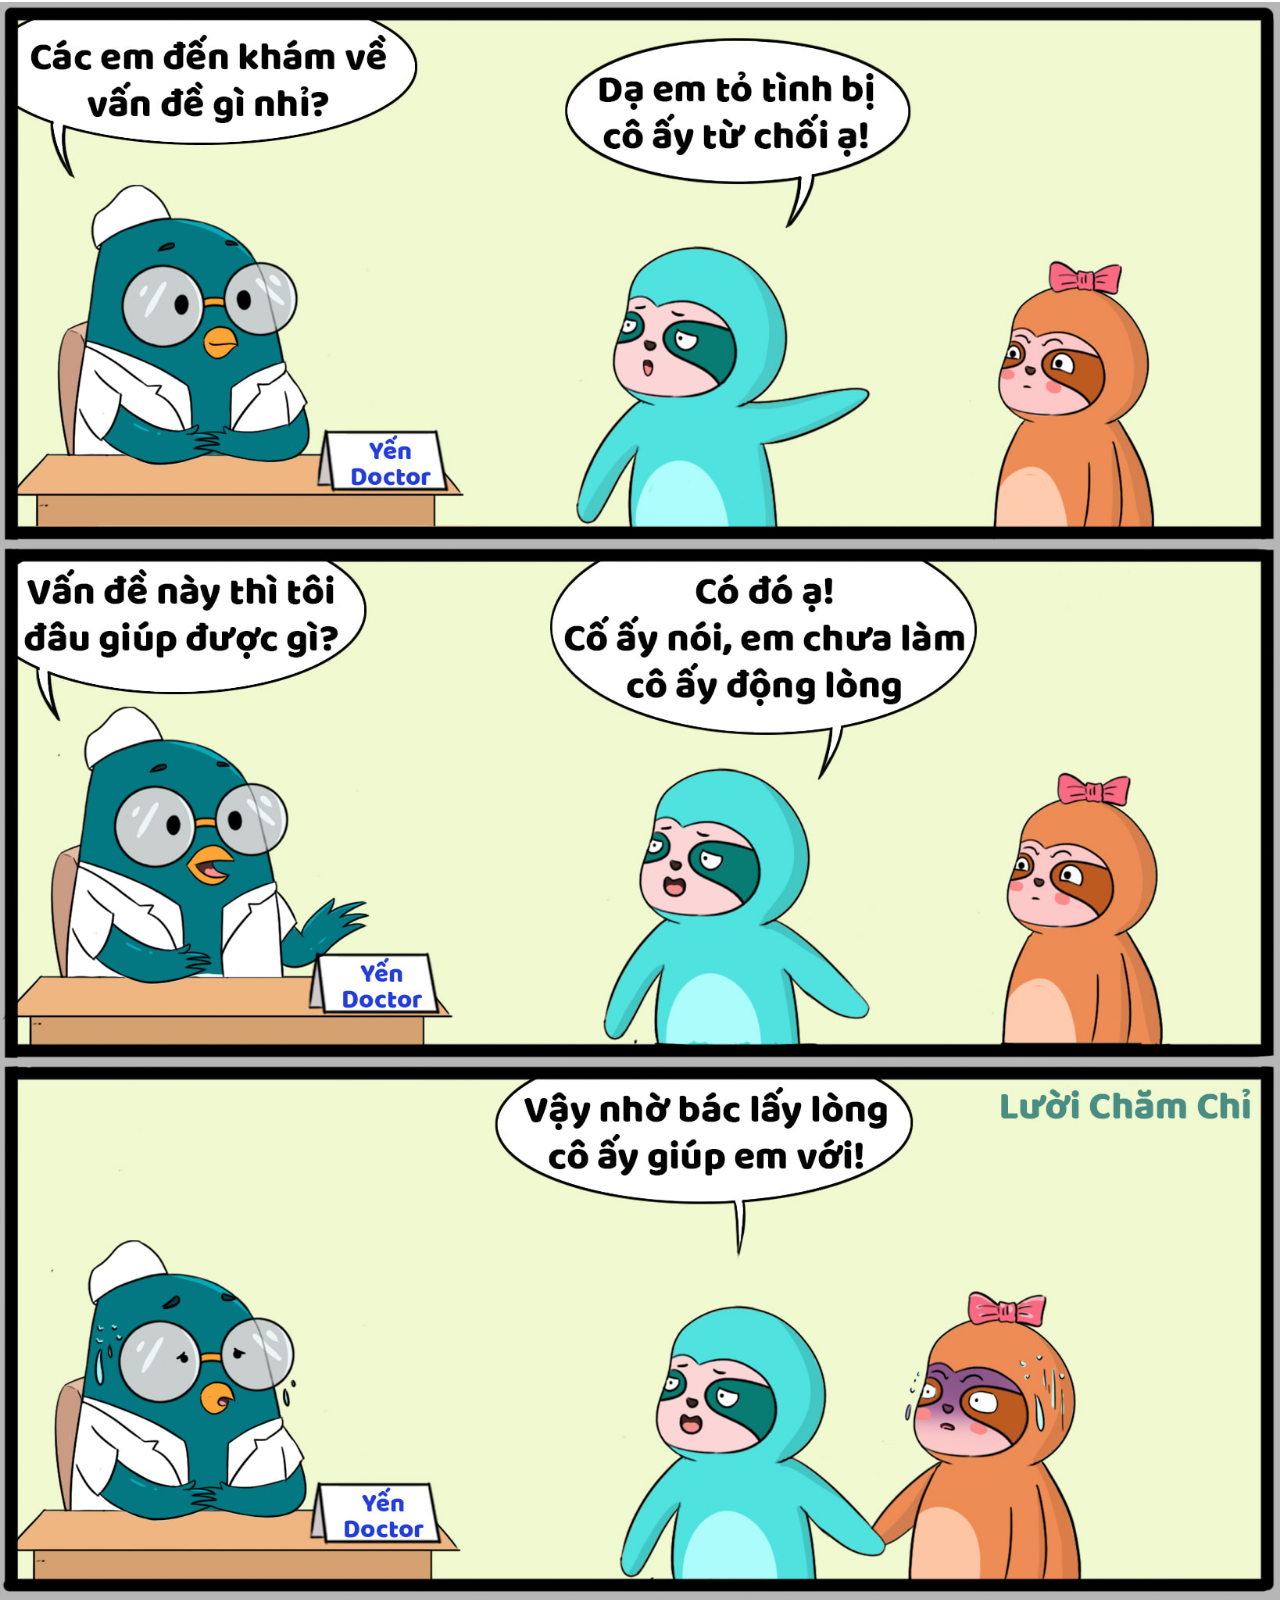
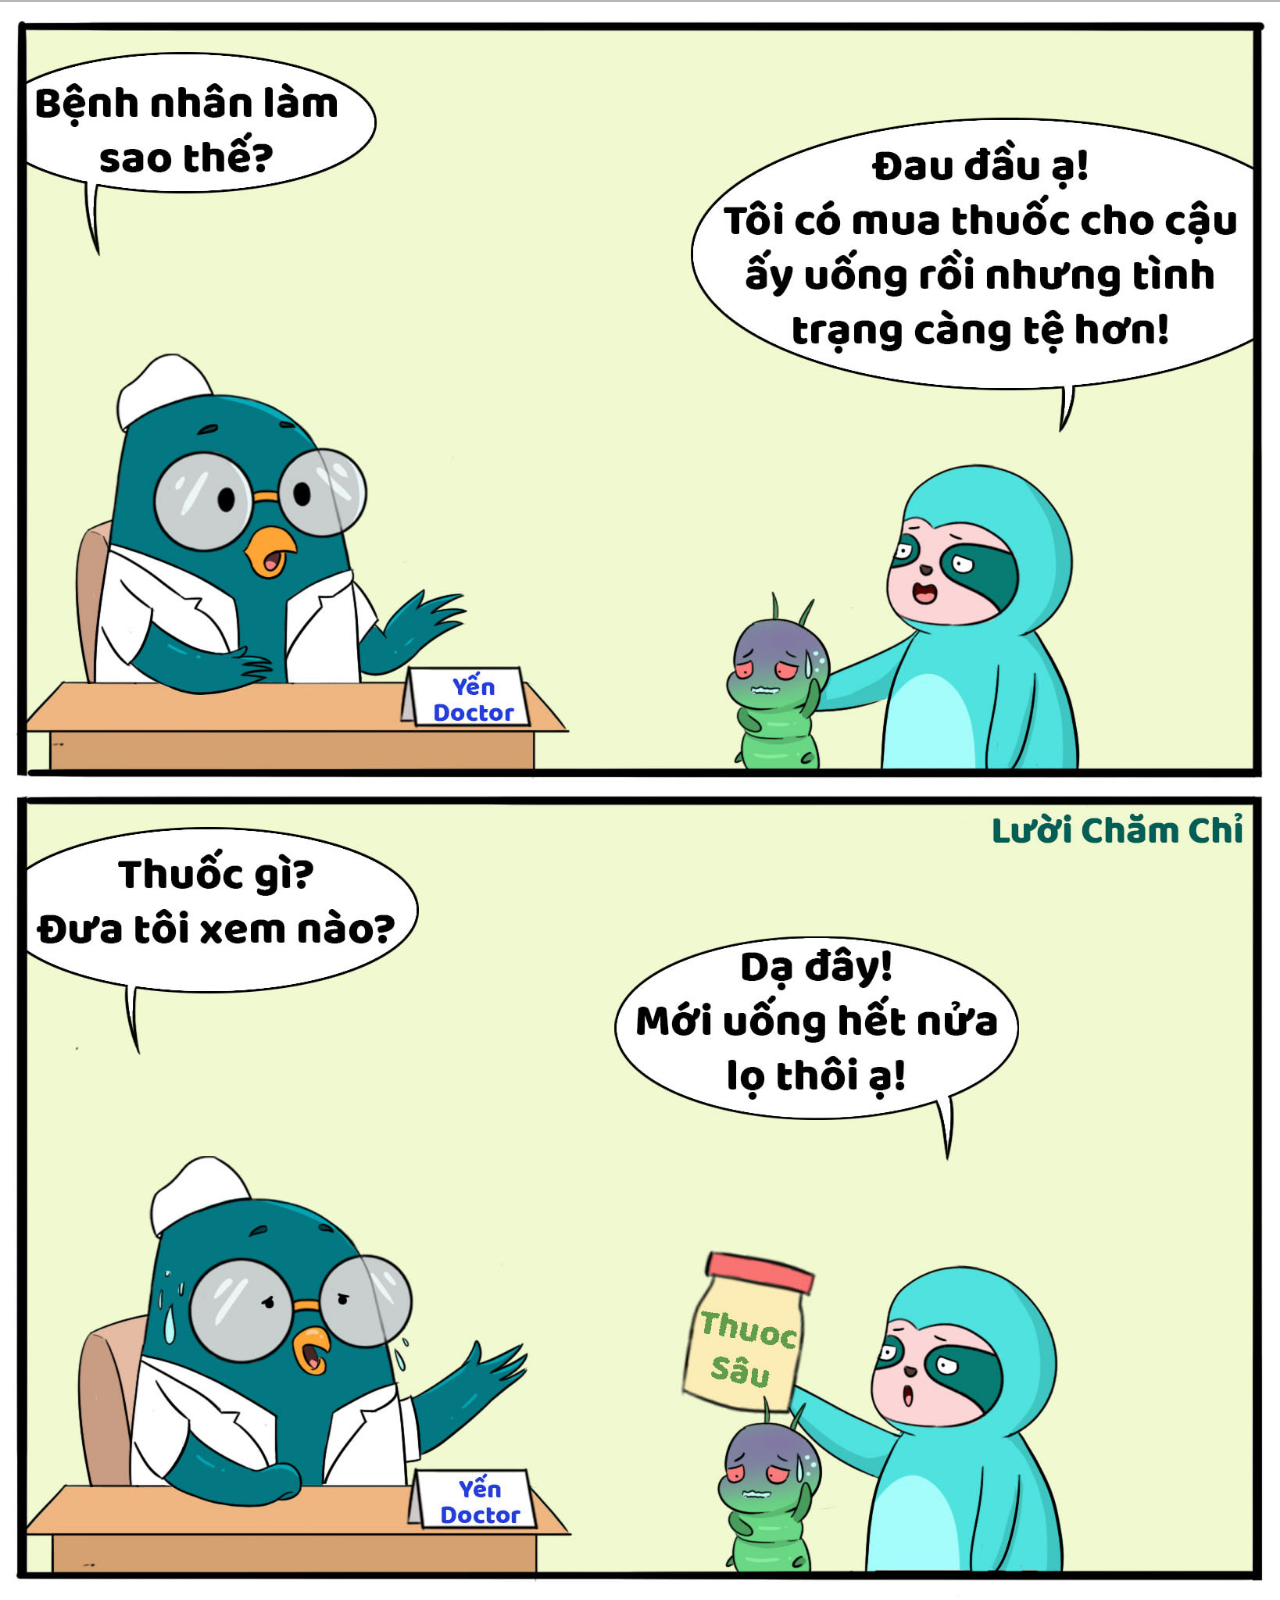
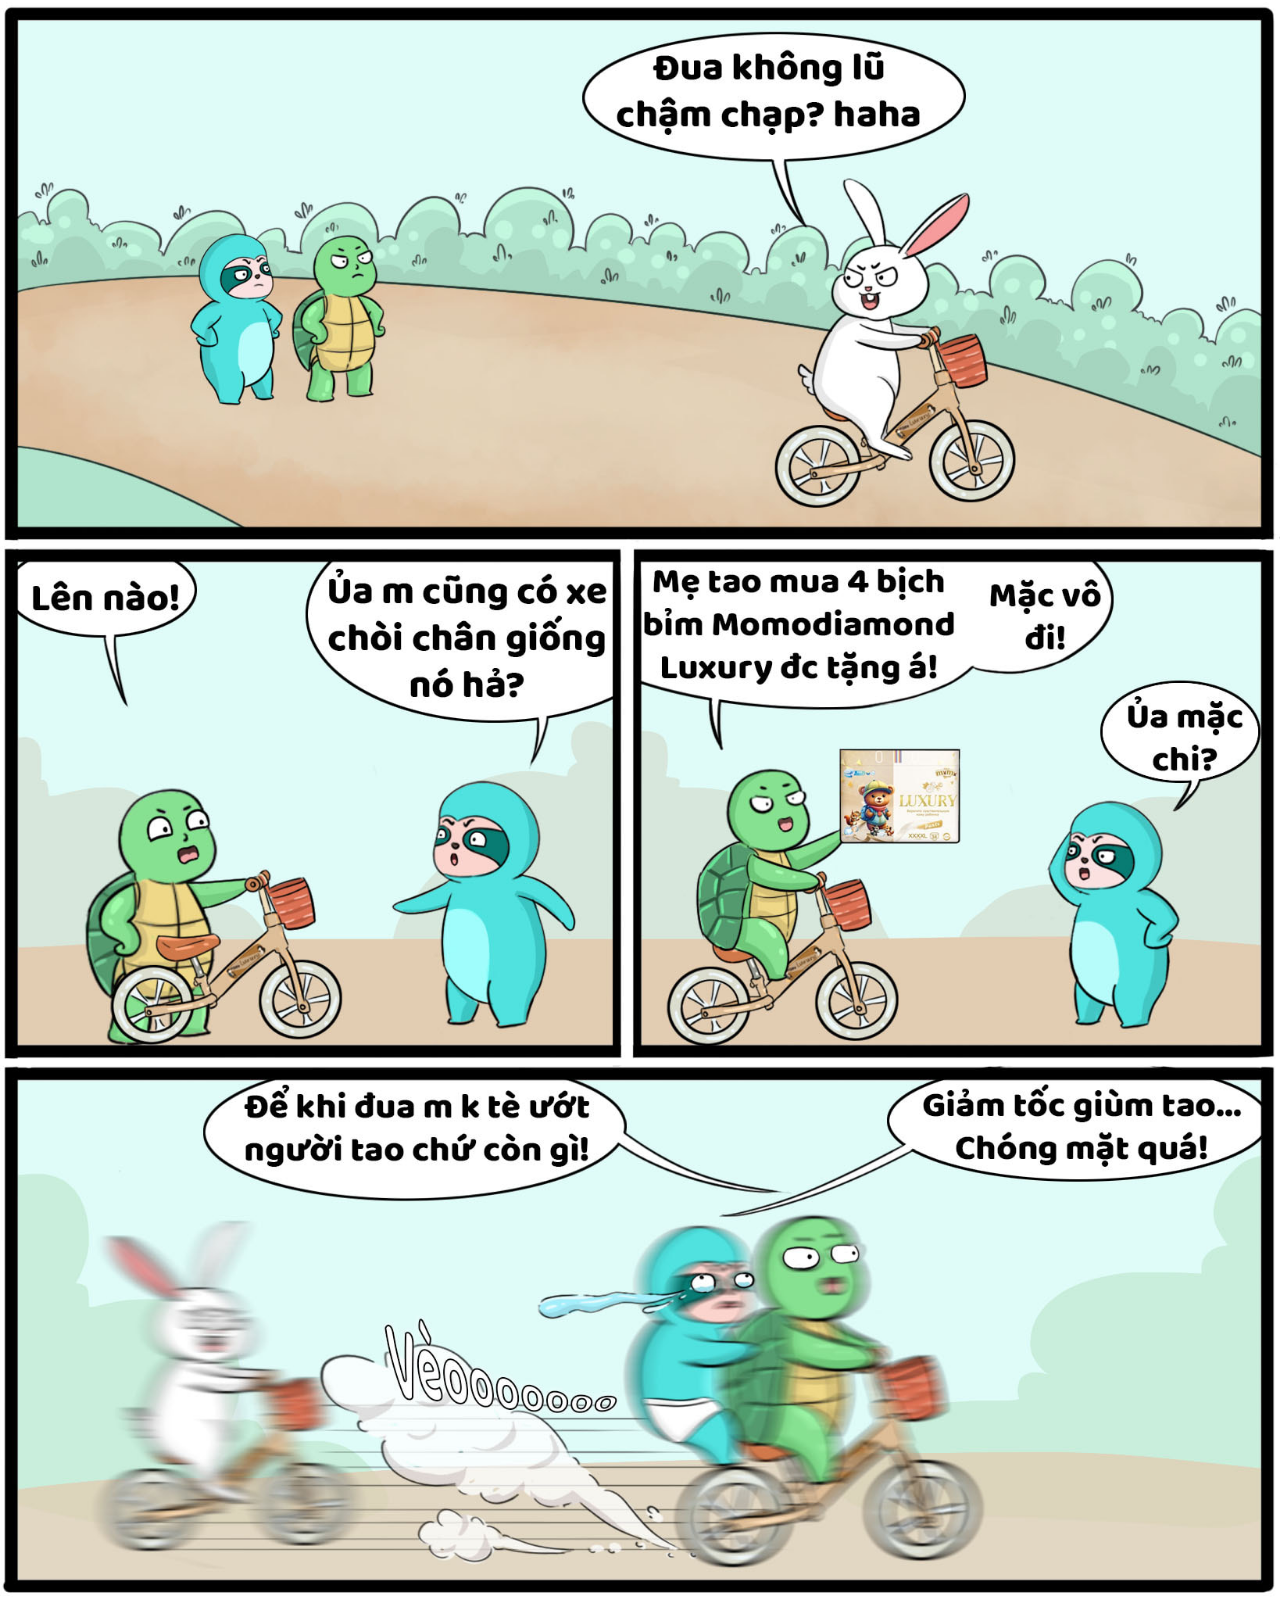
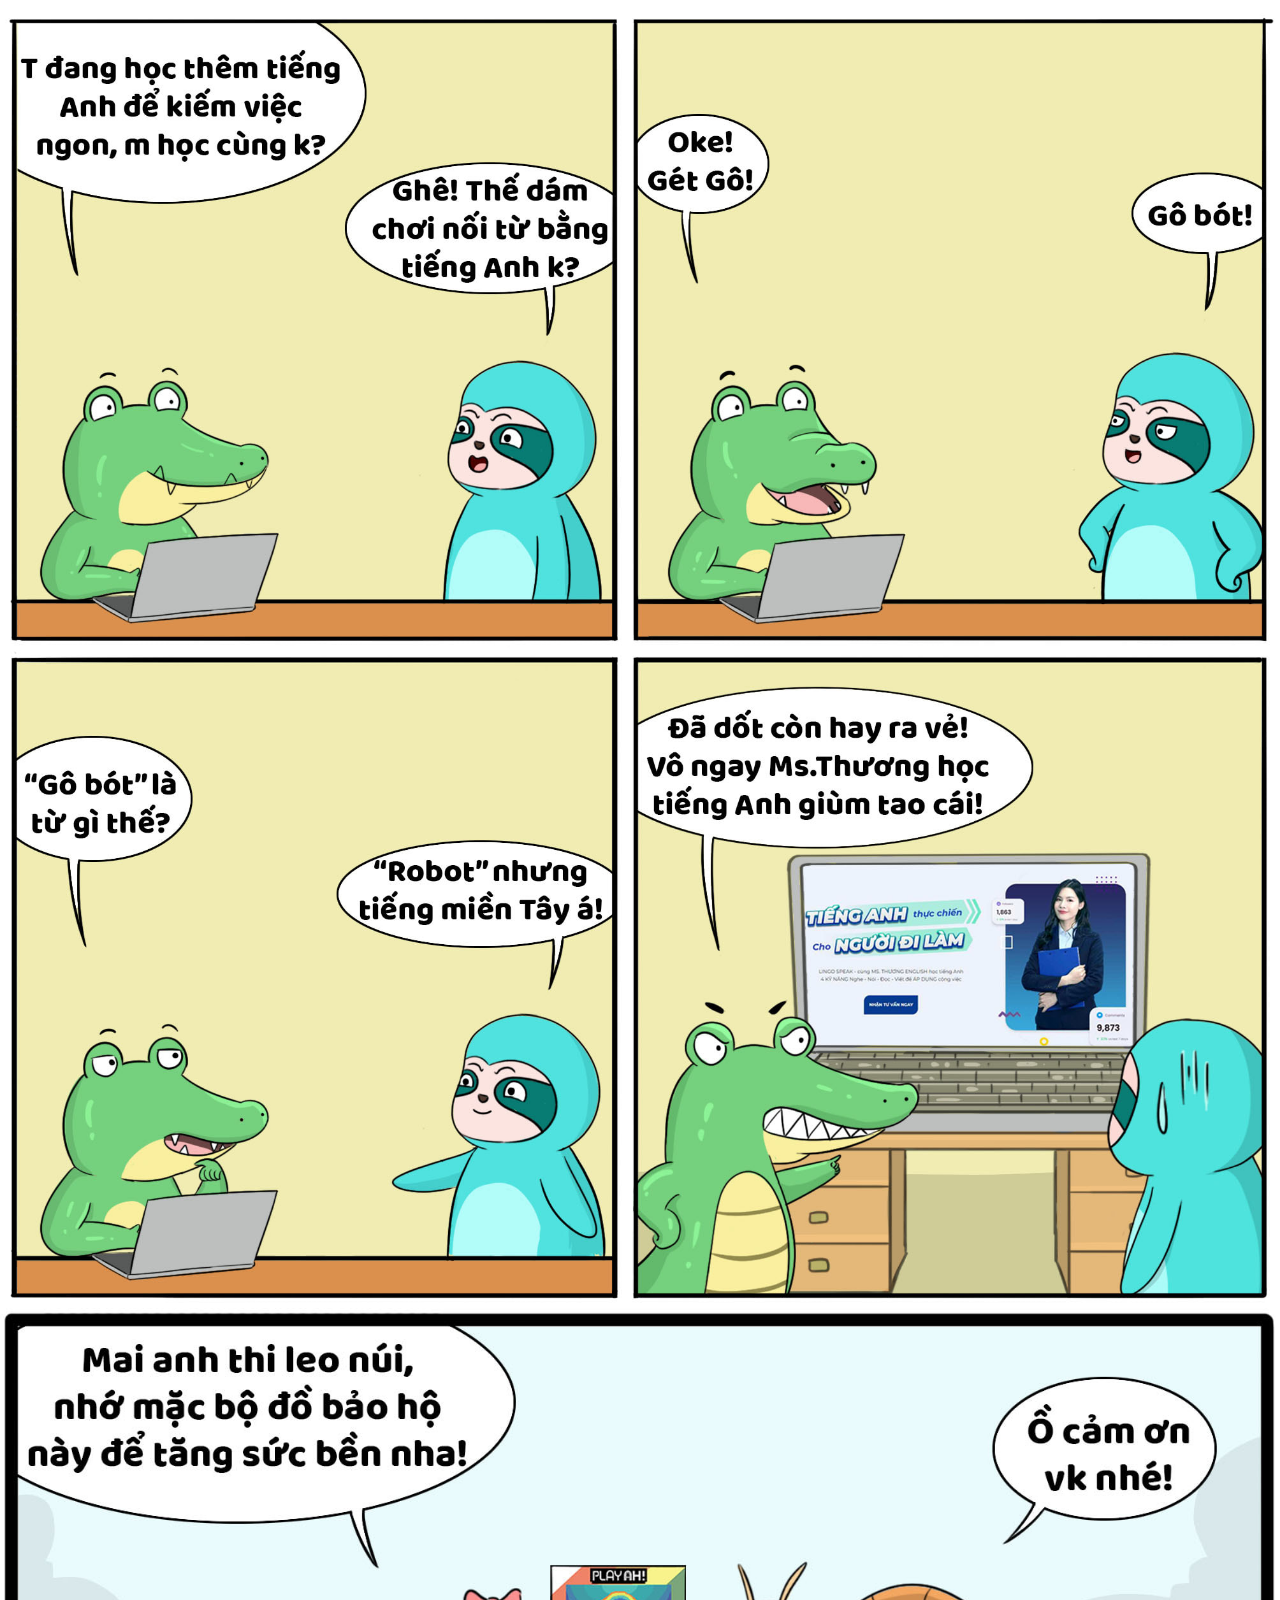
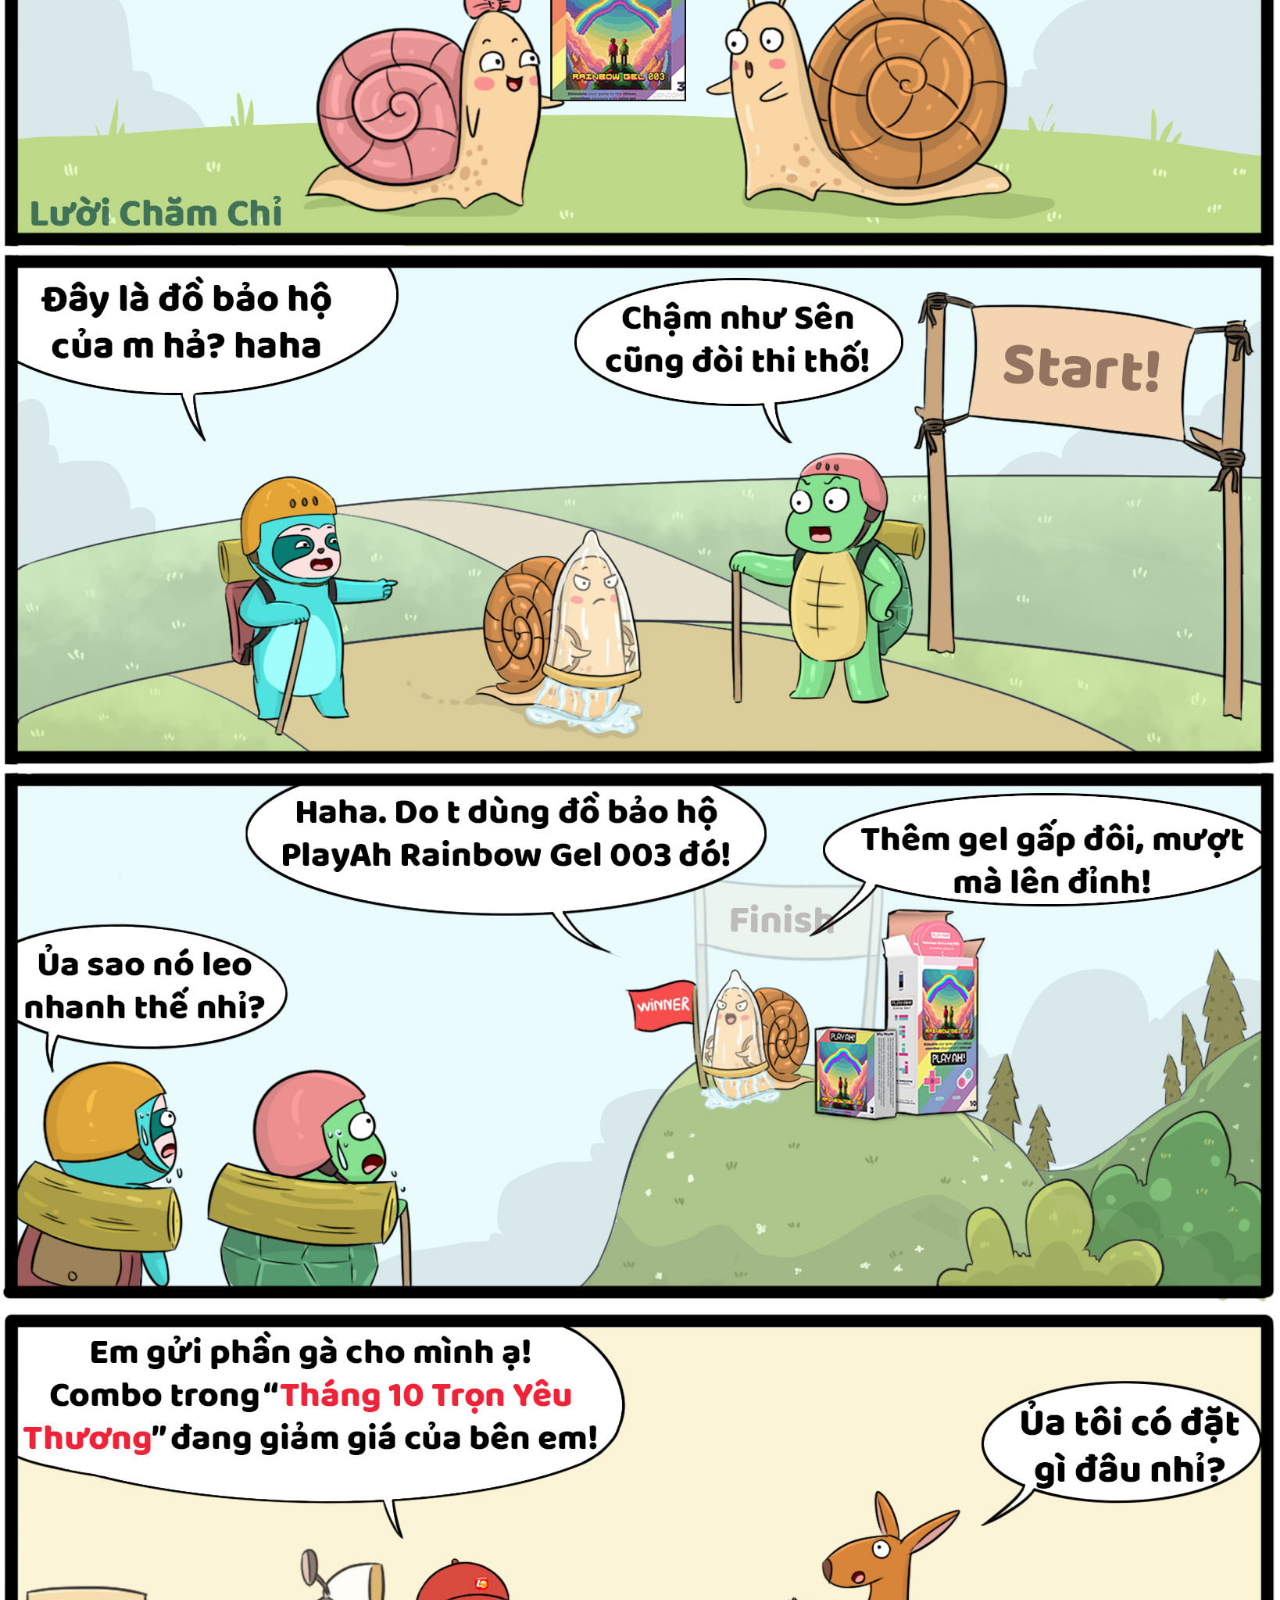
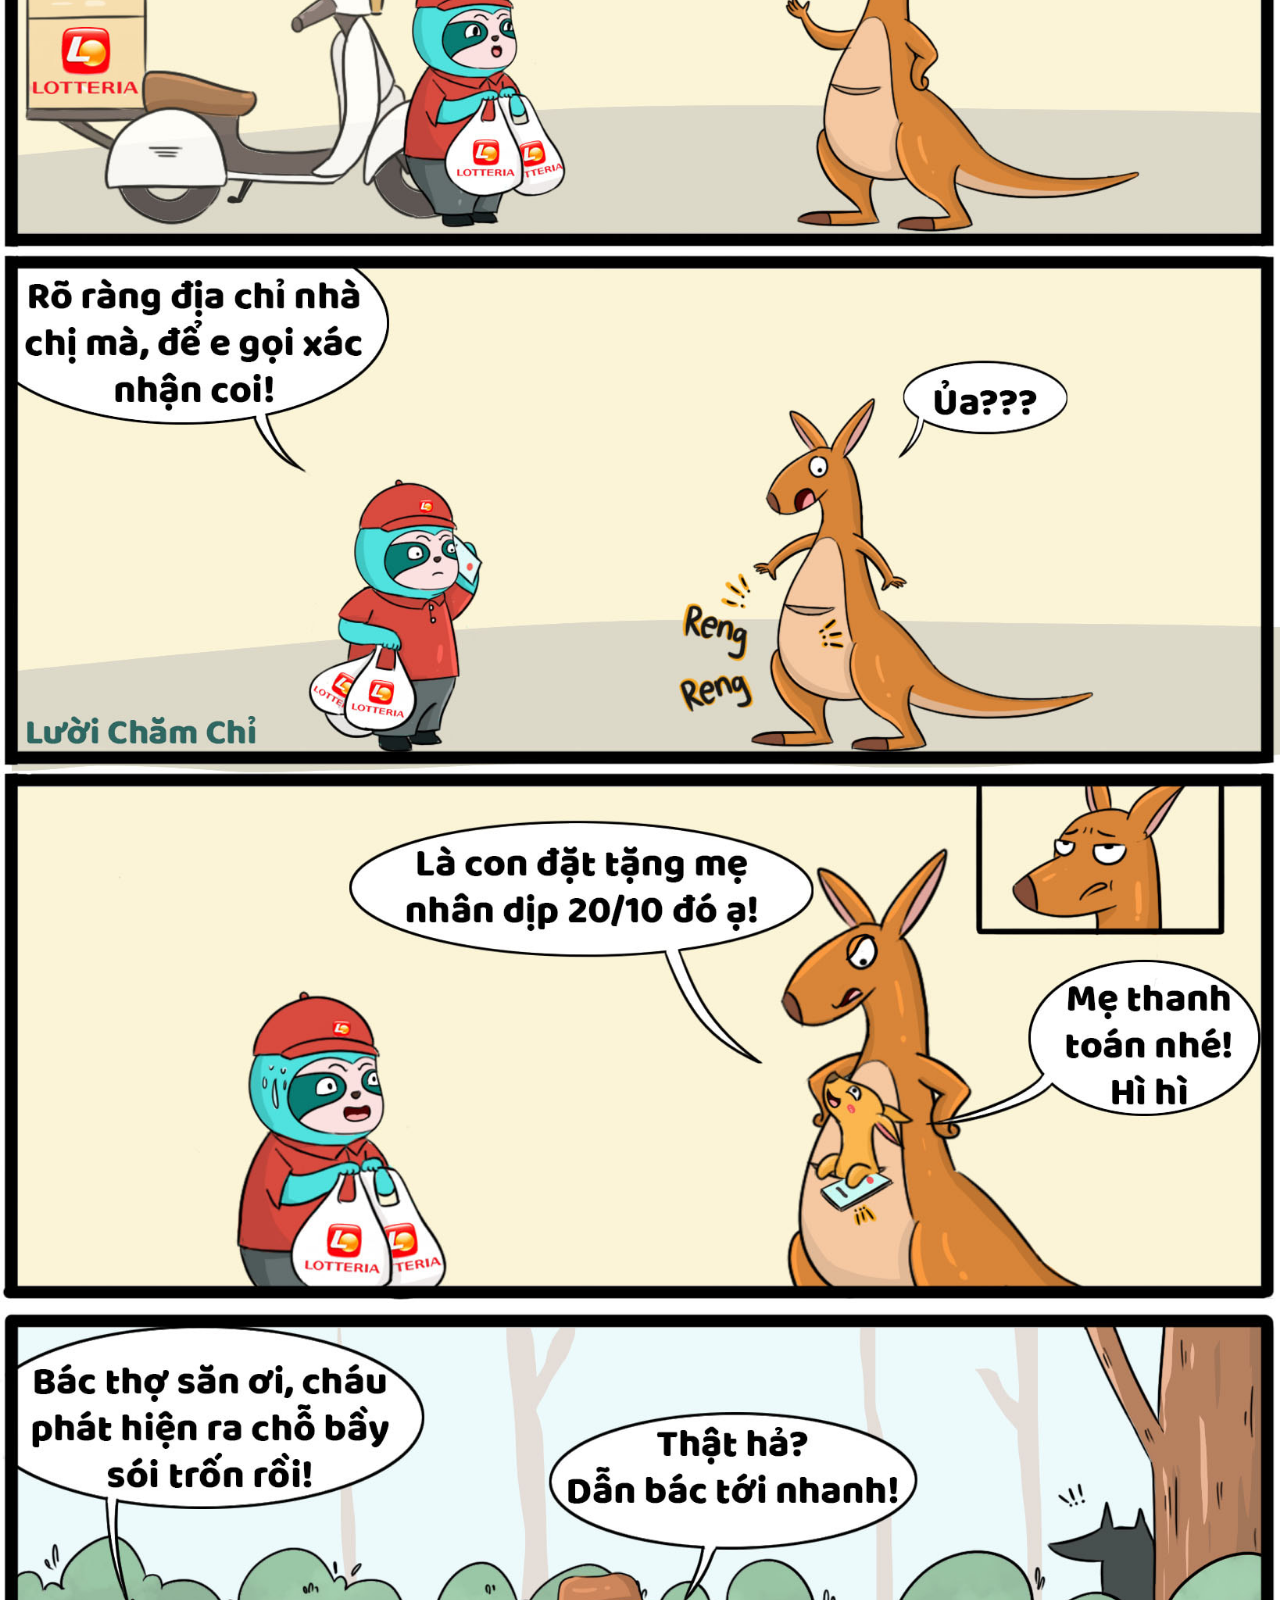
<file: comic.html>
<!DOCTYPE html>
<html lang="en">
<head>
    <meta charset="UTF-8">
    <meta name="viewport" content="width=device-width, initial-scale=1.0">
    <link rel="stylesheet" href="style.css">
    <title>Simple Website</title>
</head>
<body>

<div id="topbar" class="bar">
    <h1>Chua Chua xả stress space :></h1>
</div>

<div class="container">
    <img src="funny-comic/1.jpg" alt="Truyện 1">
    <img src="funny-comic/2.jpg" alt="Truyện 2">
    <img src="funny-comic/3.jpg" alt="Truyện 3">
    <img src="funny-comic/4.jpg" alt="Truyện 4">
    <img src="funny-comic/5.jpg" alt="Truyện 5">
    <img src="funny-comic/6.jpg" alt="Truyện 6">
    <img src="funny-comic/7.jpg" alt="Truyện 7">
    <img src="funny-comic/8.jpg" alt="Truyện 8">
    <img src="funny-comic/9.jpg" alt="Truyện 9">
    <img src="funny-comic/10.jpg" alt="Truyện 10">
    <img src="funny-comic/11.jpg" alt="Truyện 11">
    <img src="funny-comic/12.jpg" alt="Truyện 12">
    <img src="funny-comic/13.jpg" alt="Truyện 13">
    <img src="funny-comic/14.jpg" alt="Truyện 14">
    <img src="funny-comic/15.jpg" alt="Truyện 15">
    <img src="funny-comic/16.jpg" alt="Truyện 16">
</div>

<div id="bottombar" class="bar">
    <h1></h1>
</div>

</body>
</html>
</file>
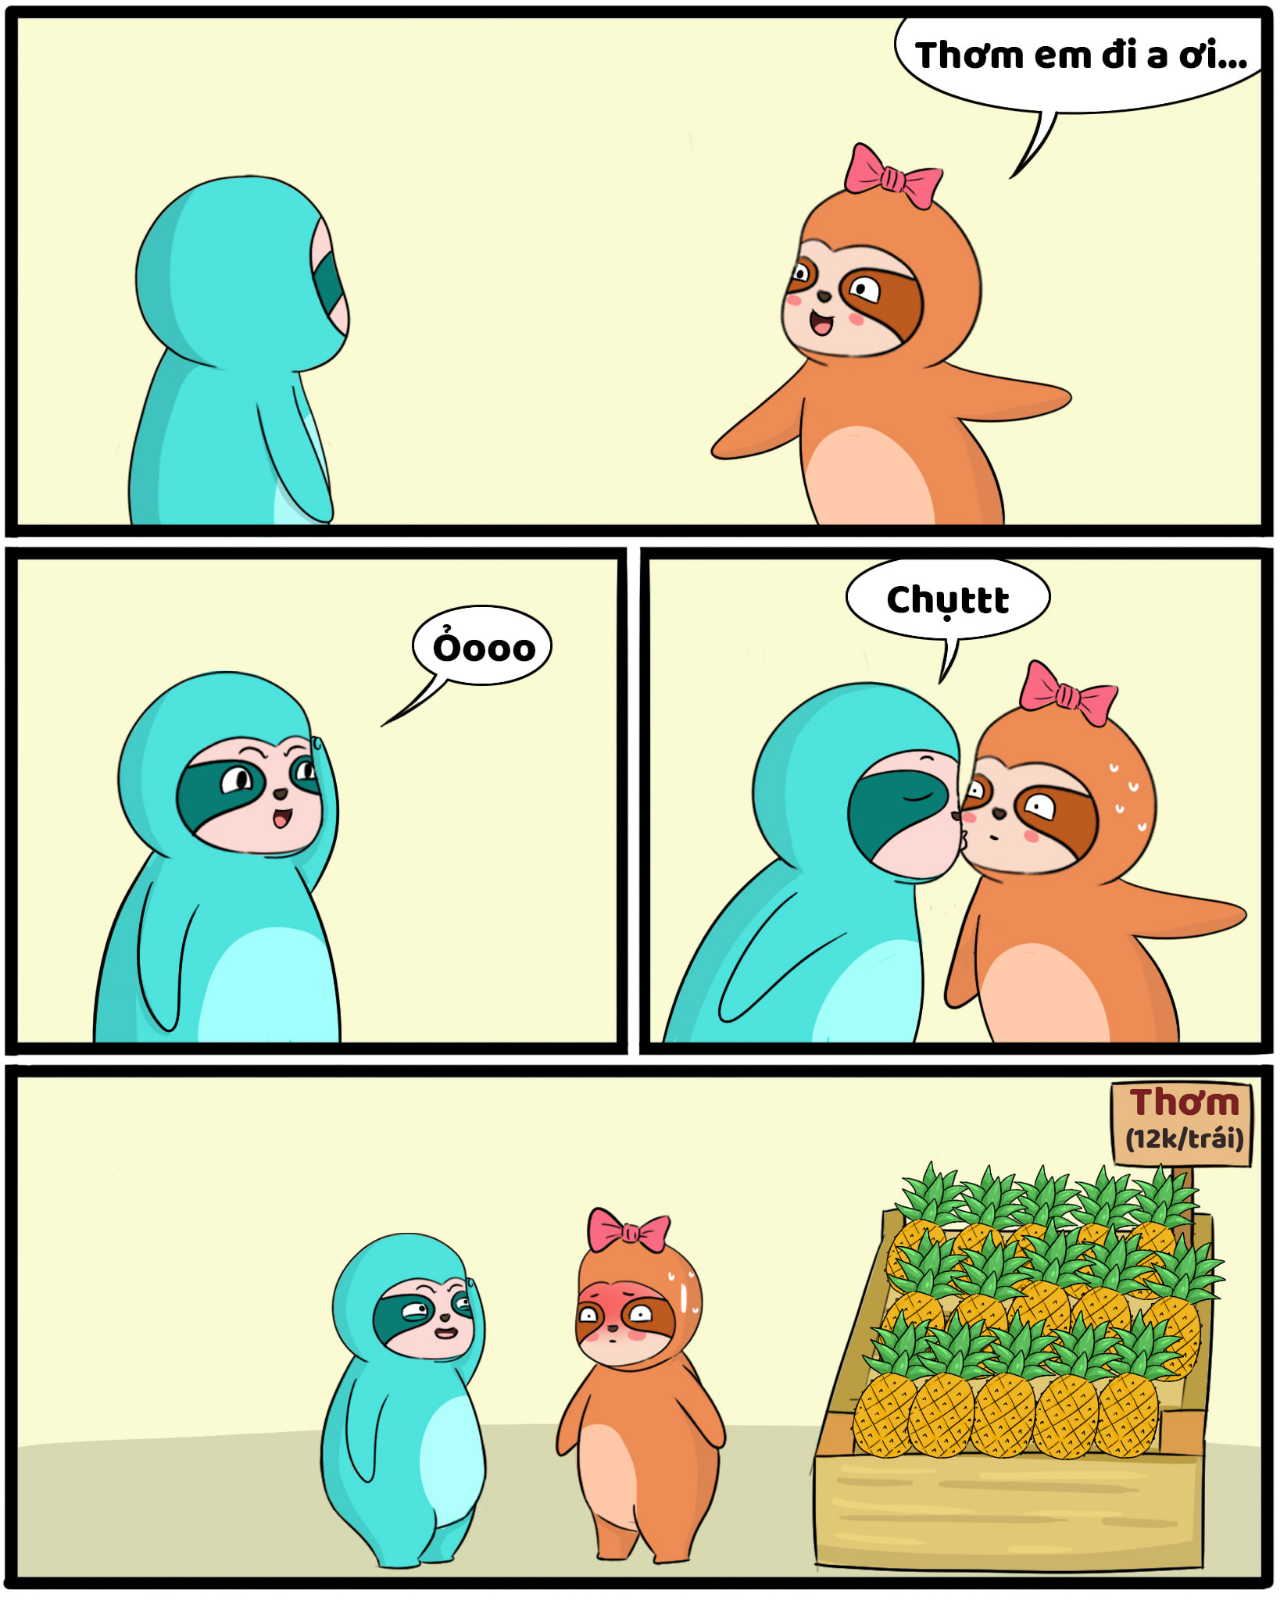
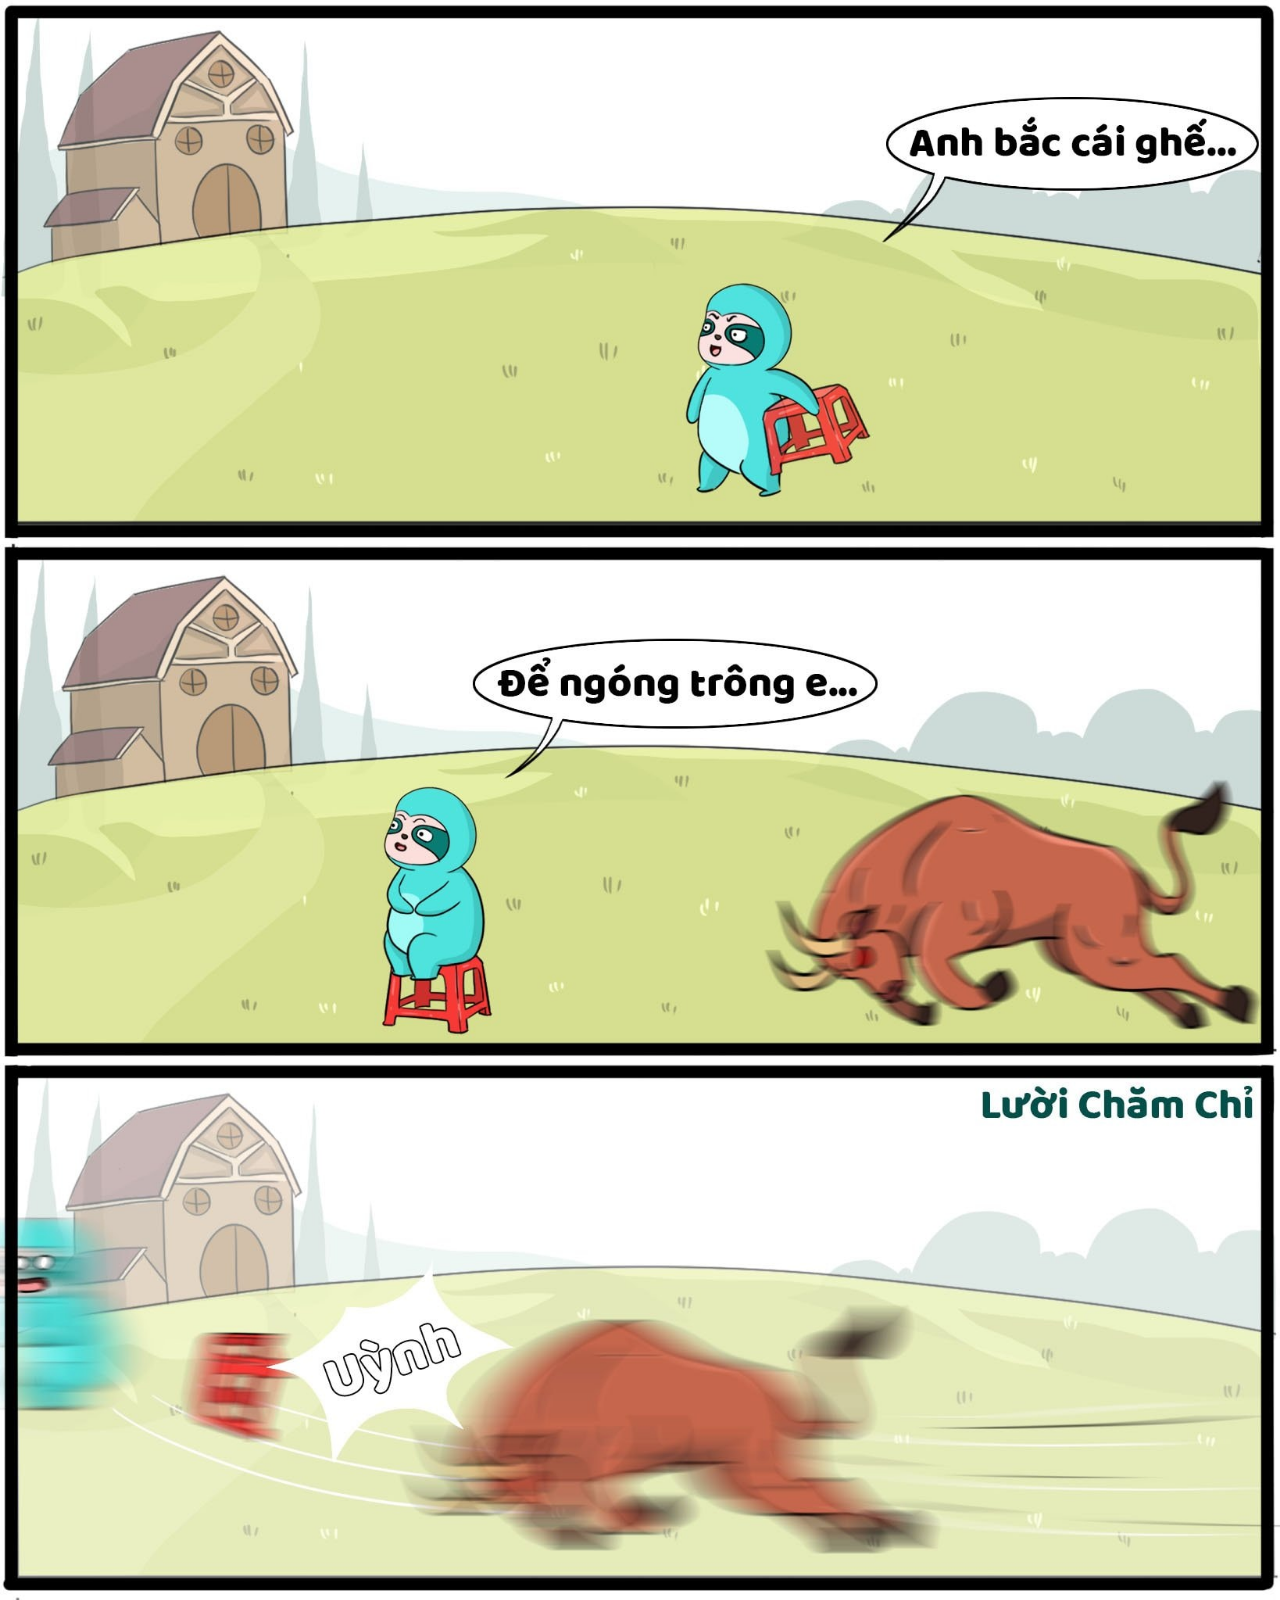
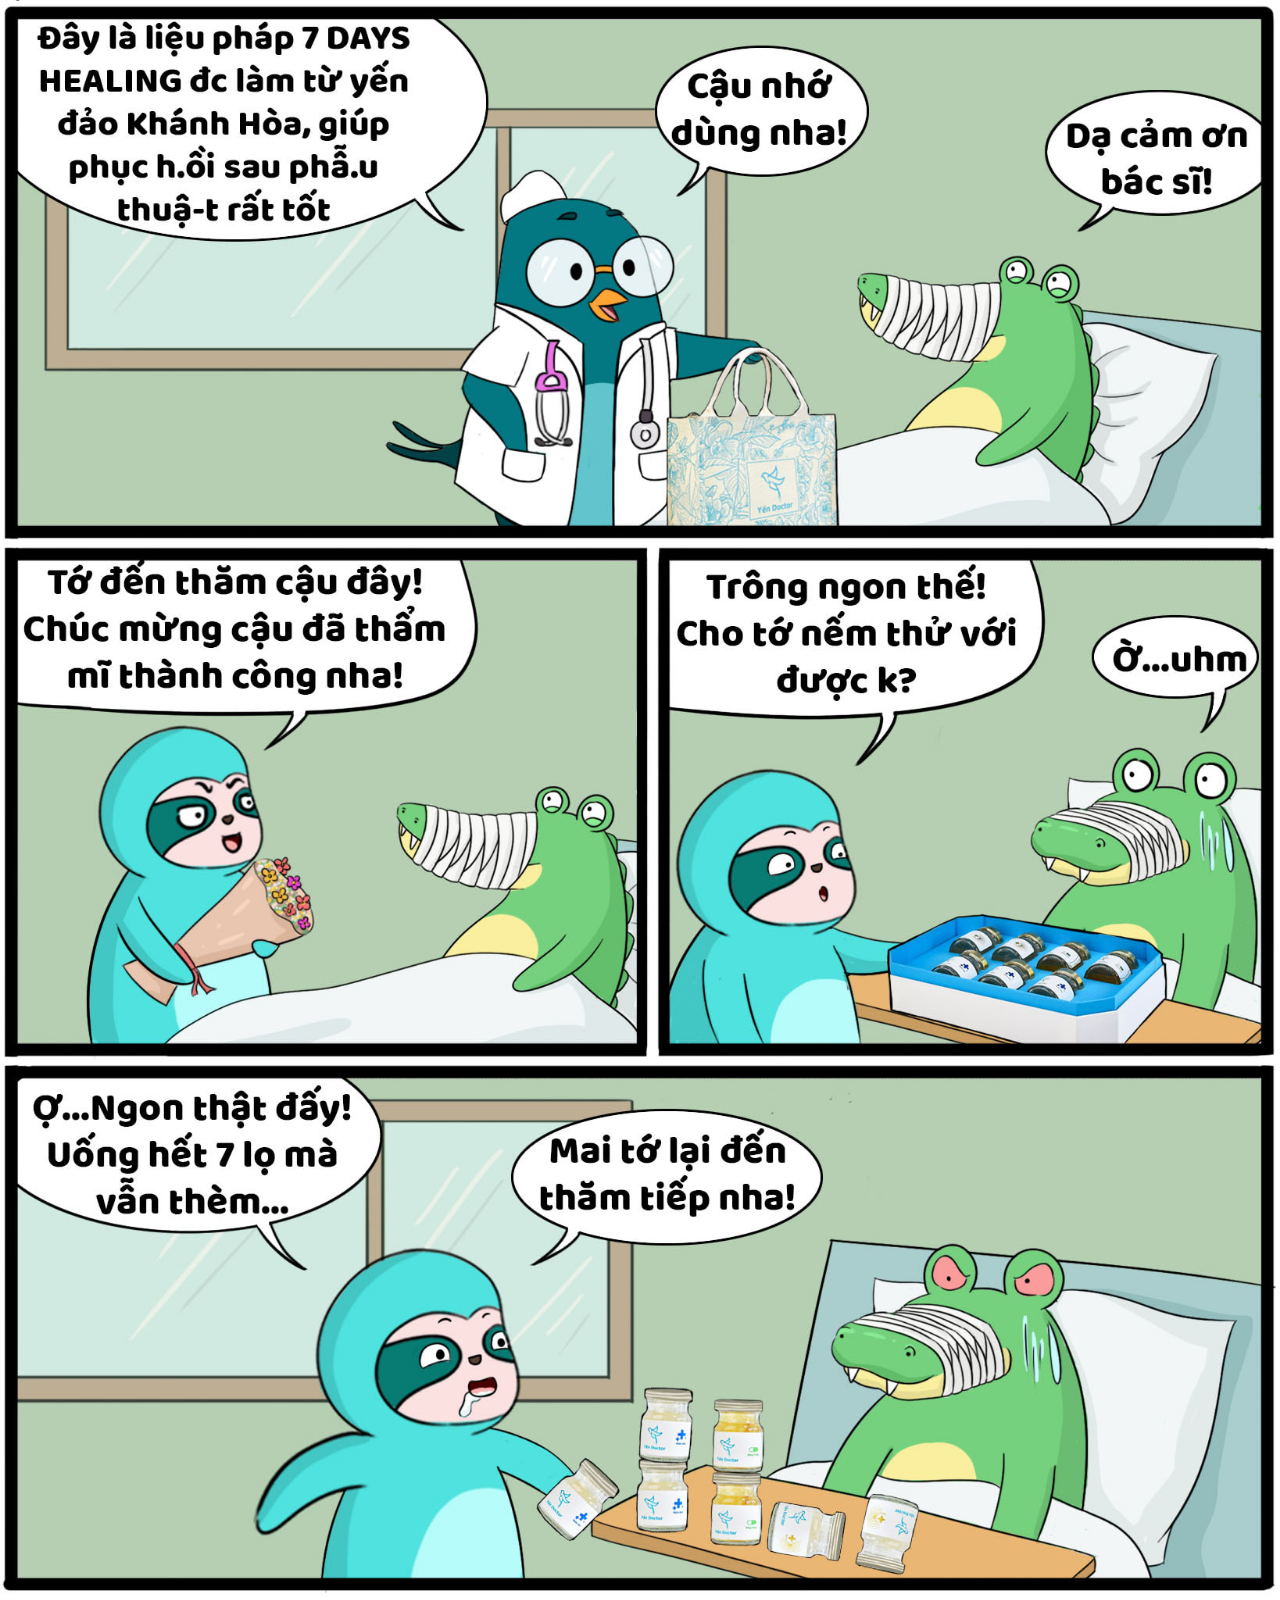
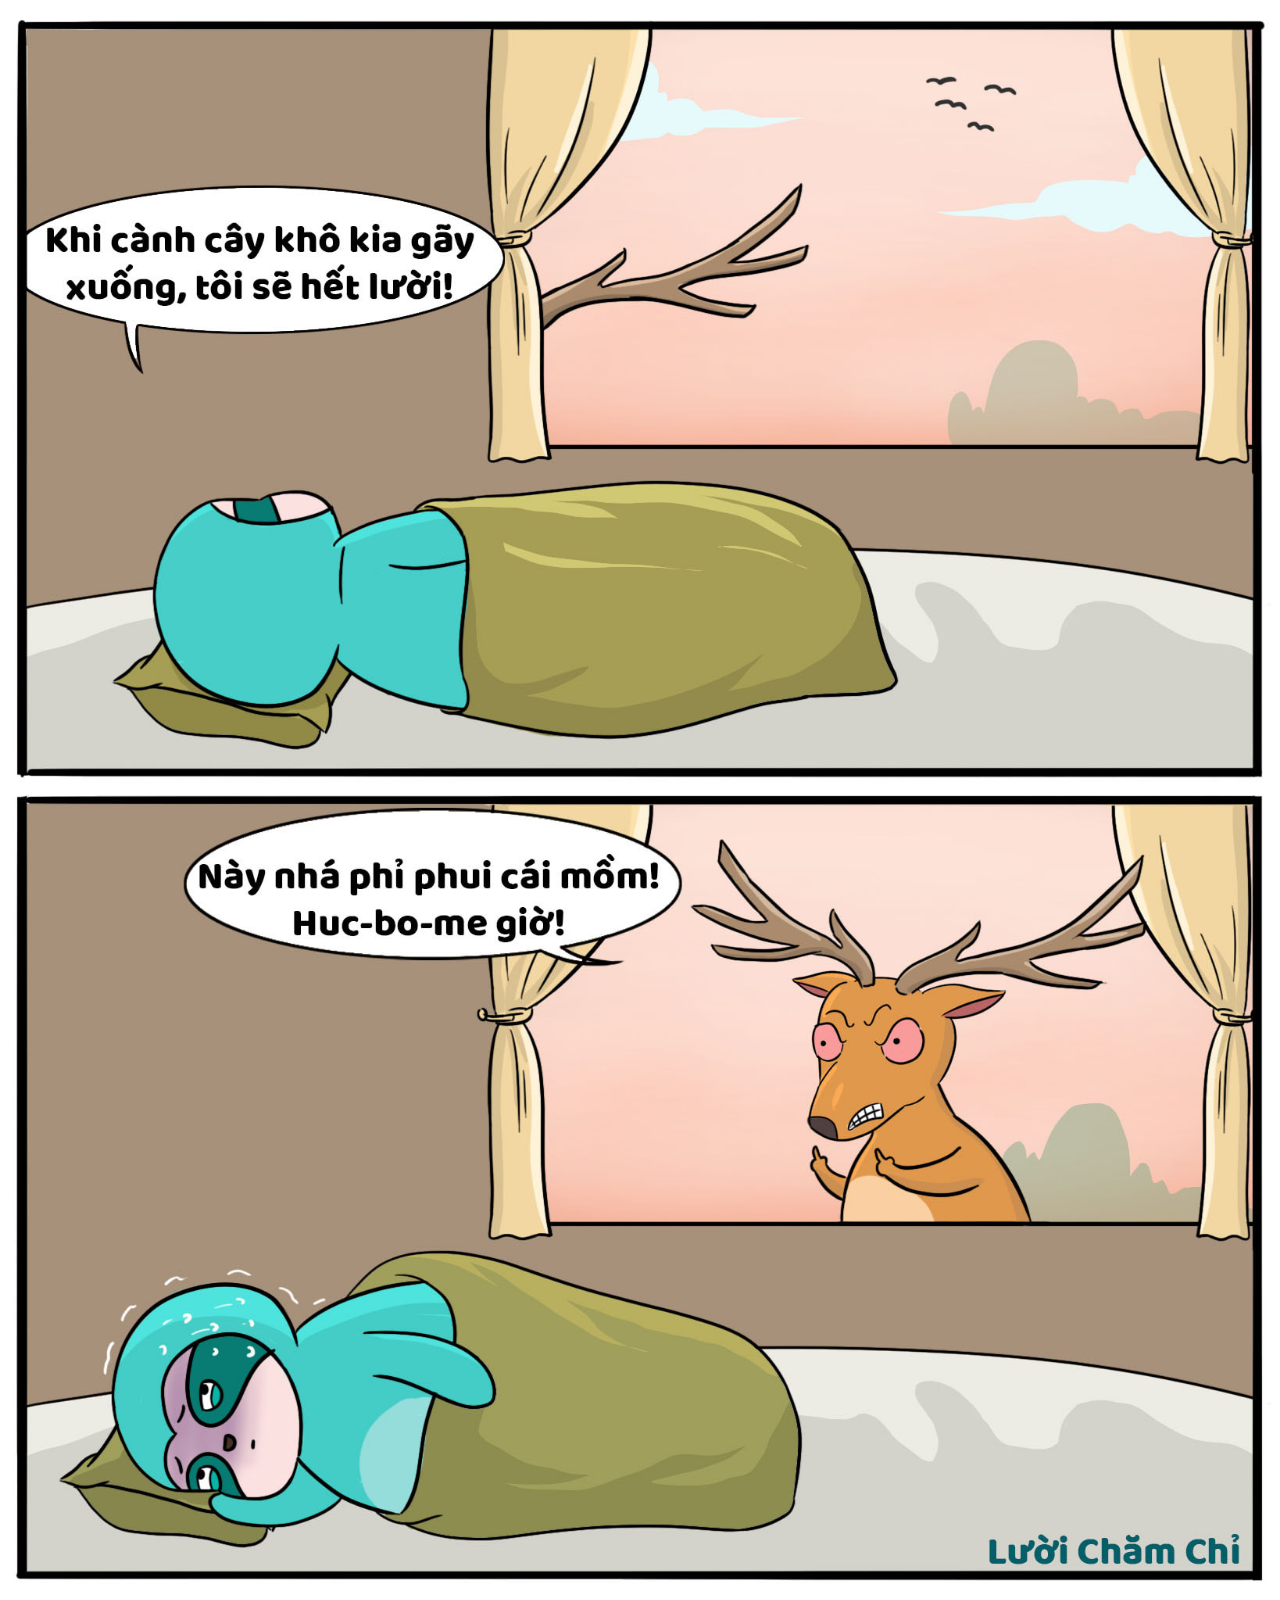
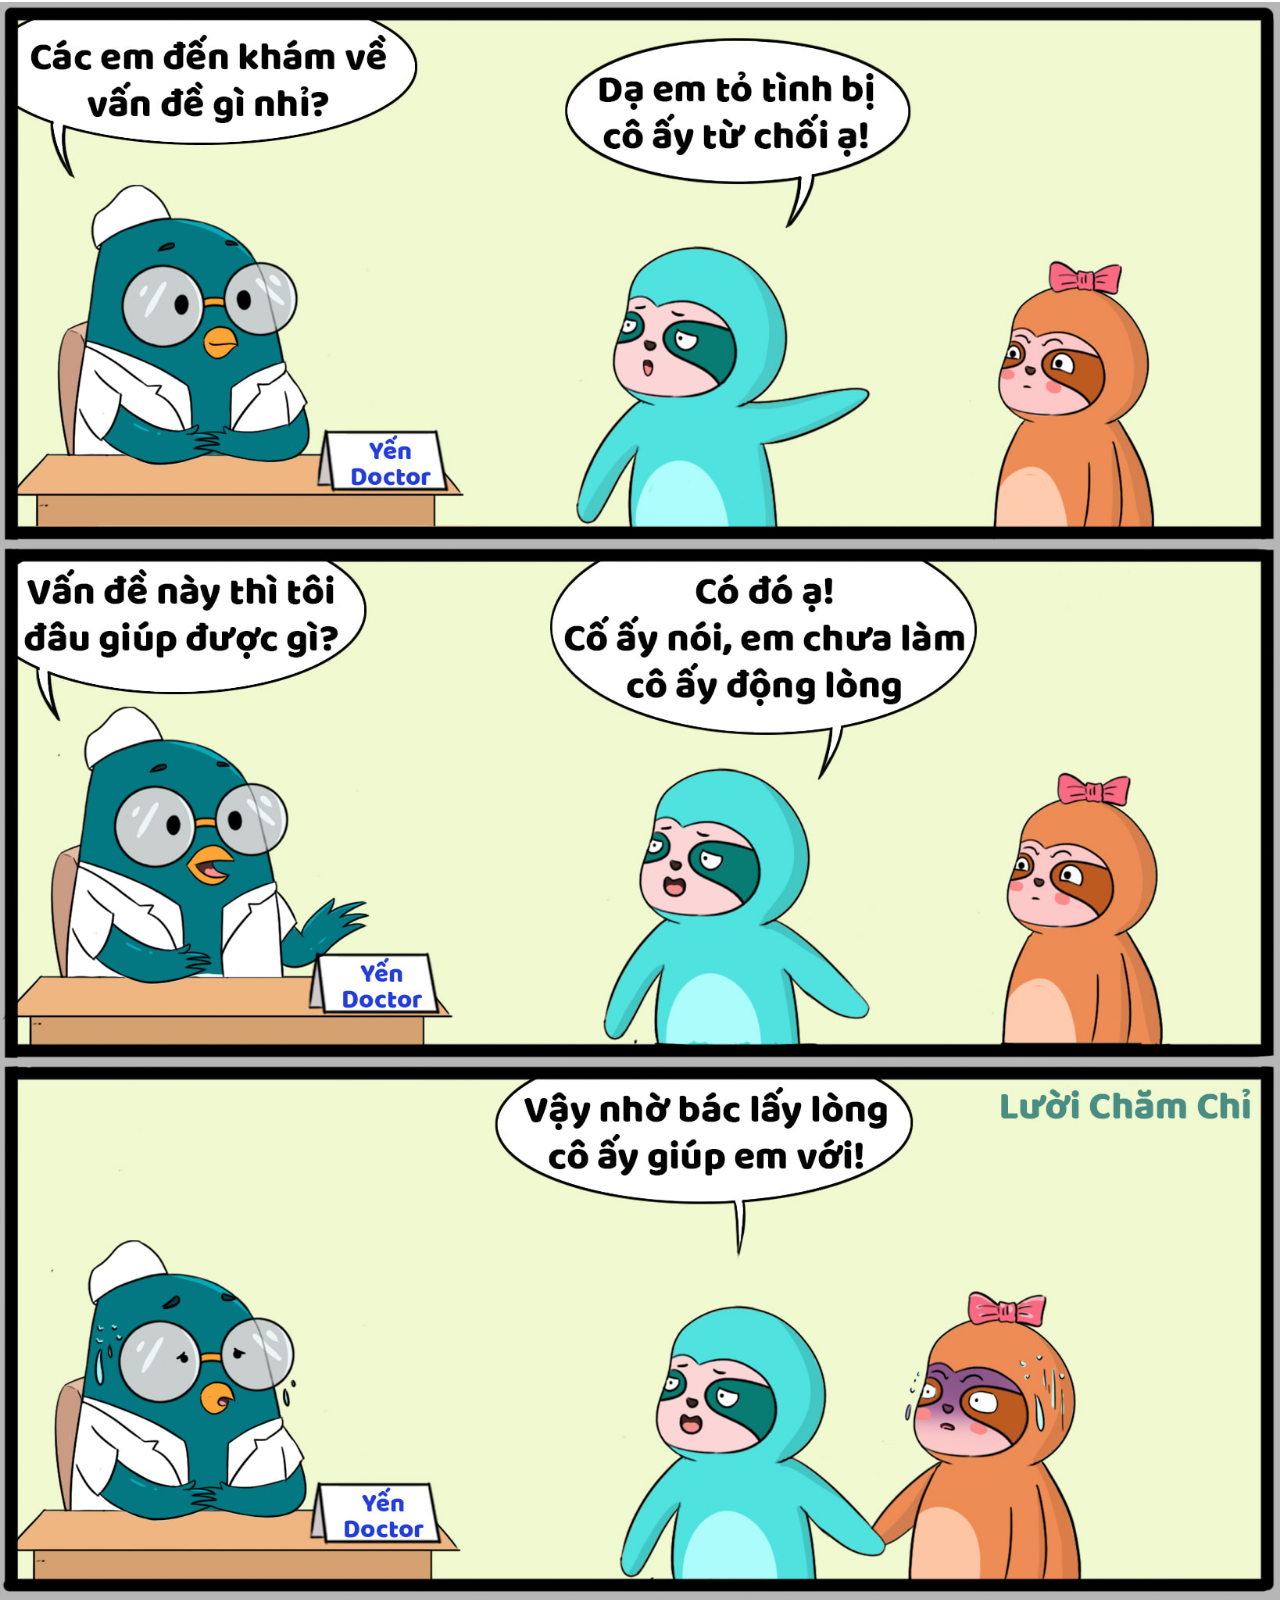
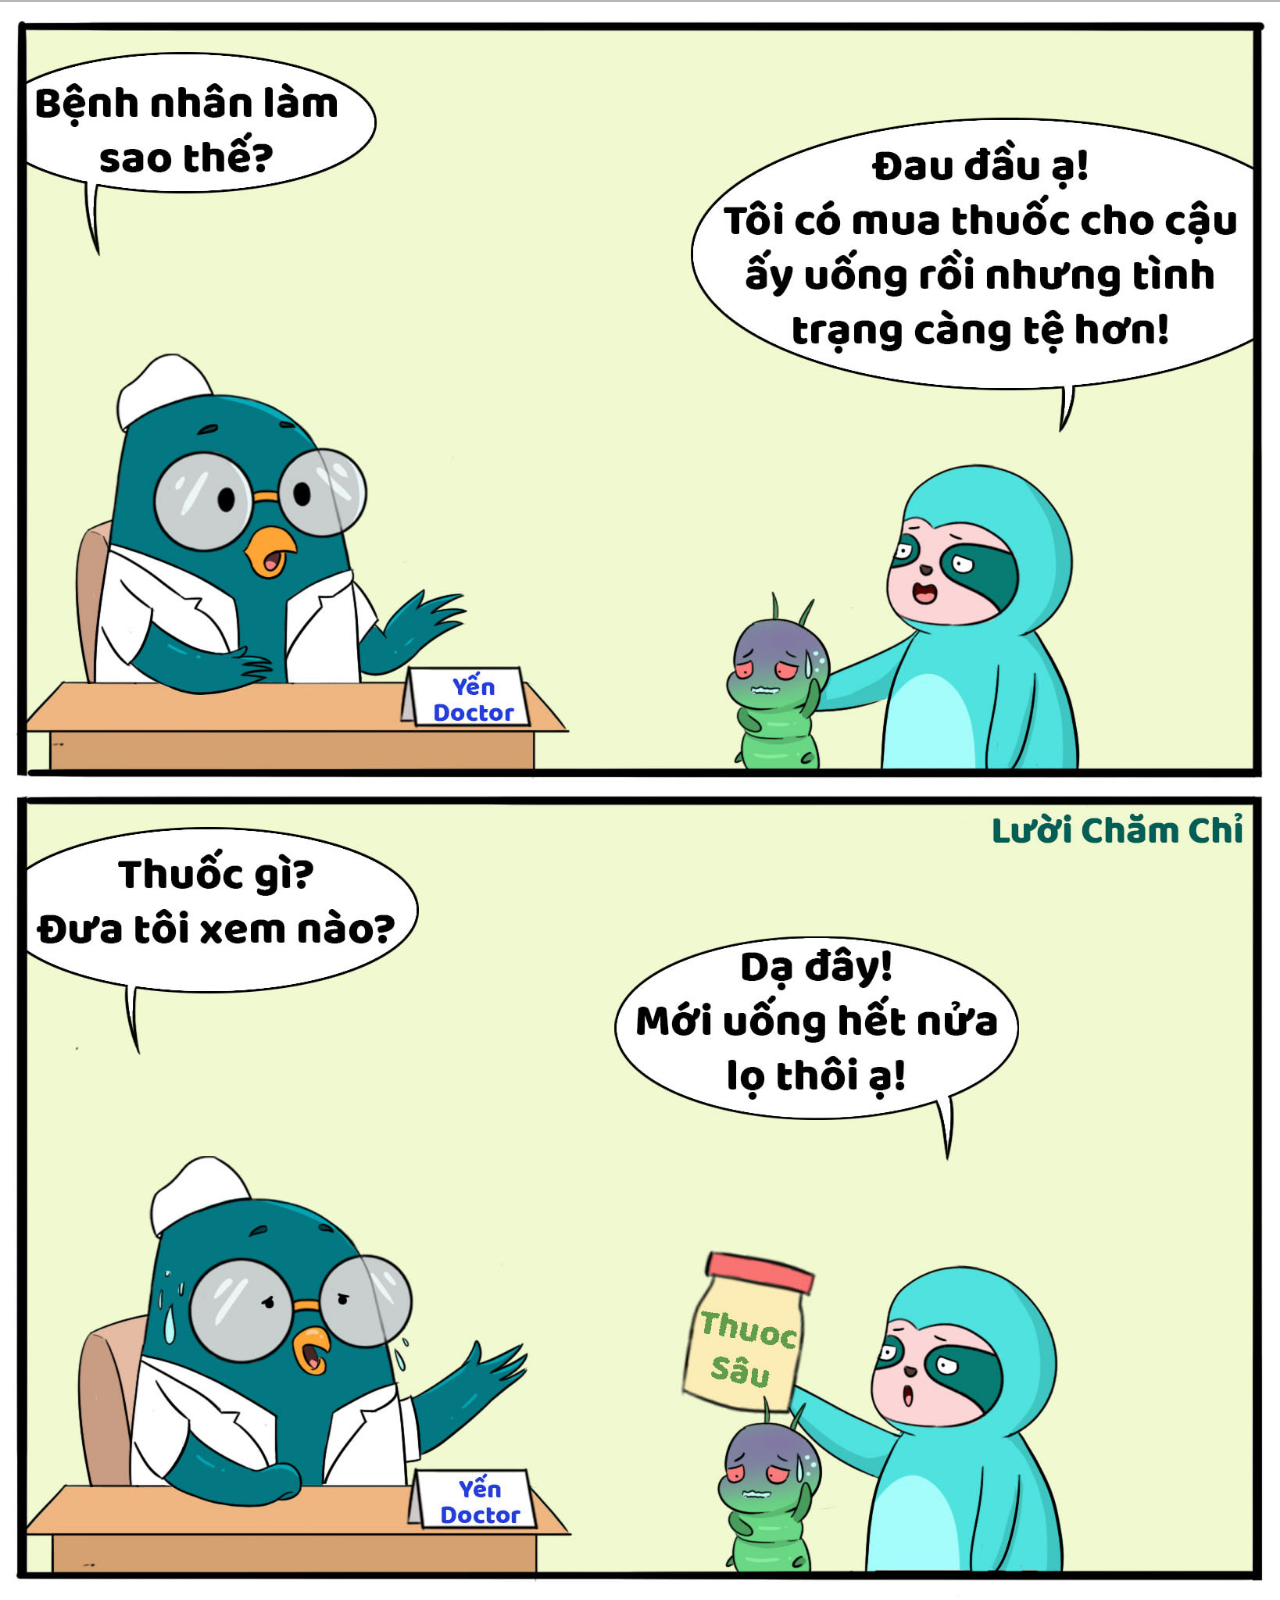
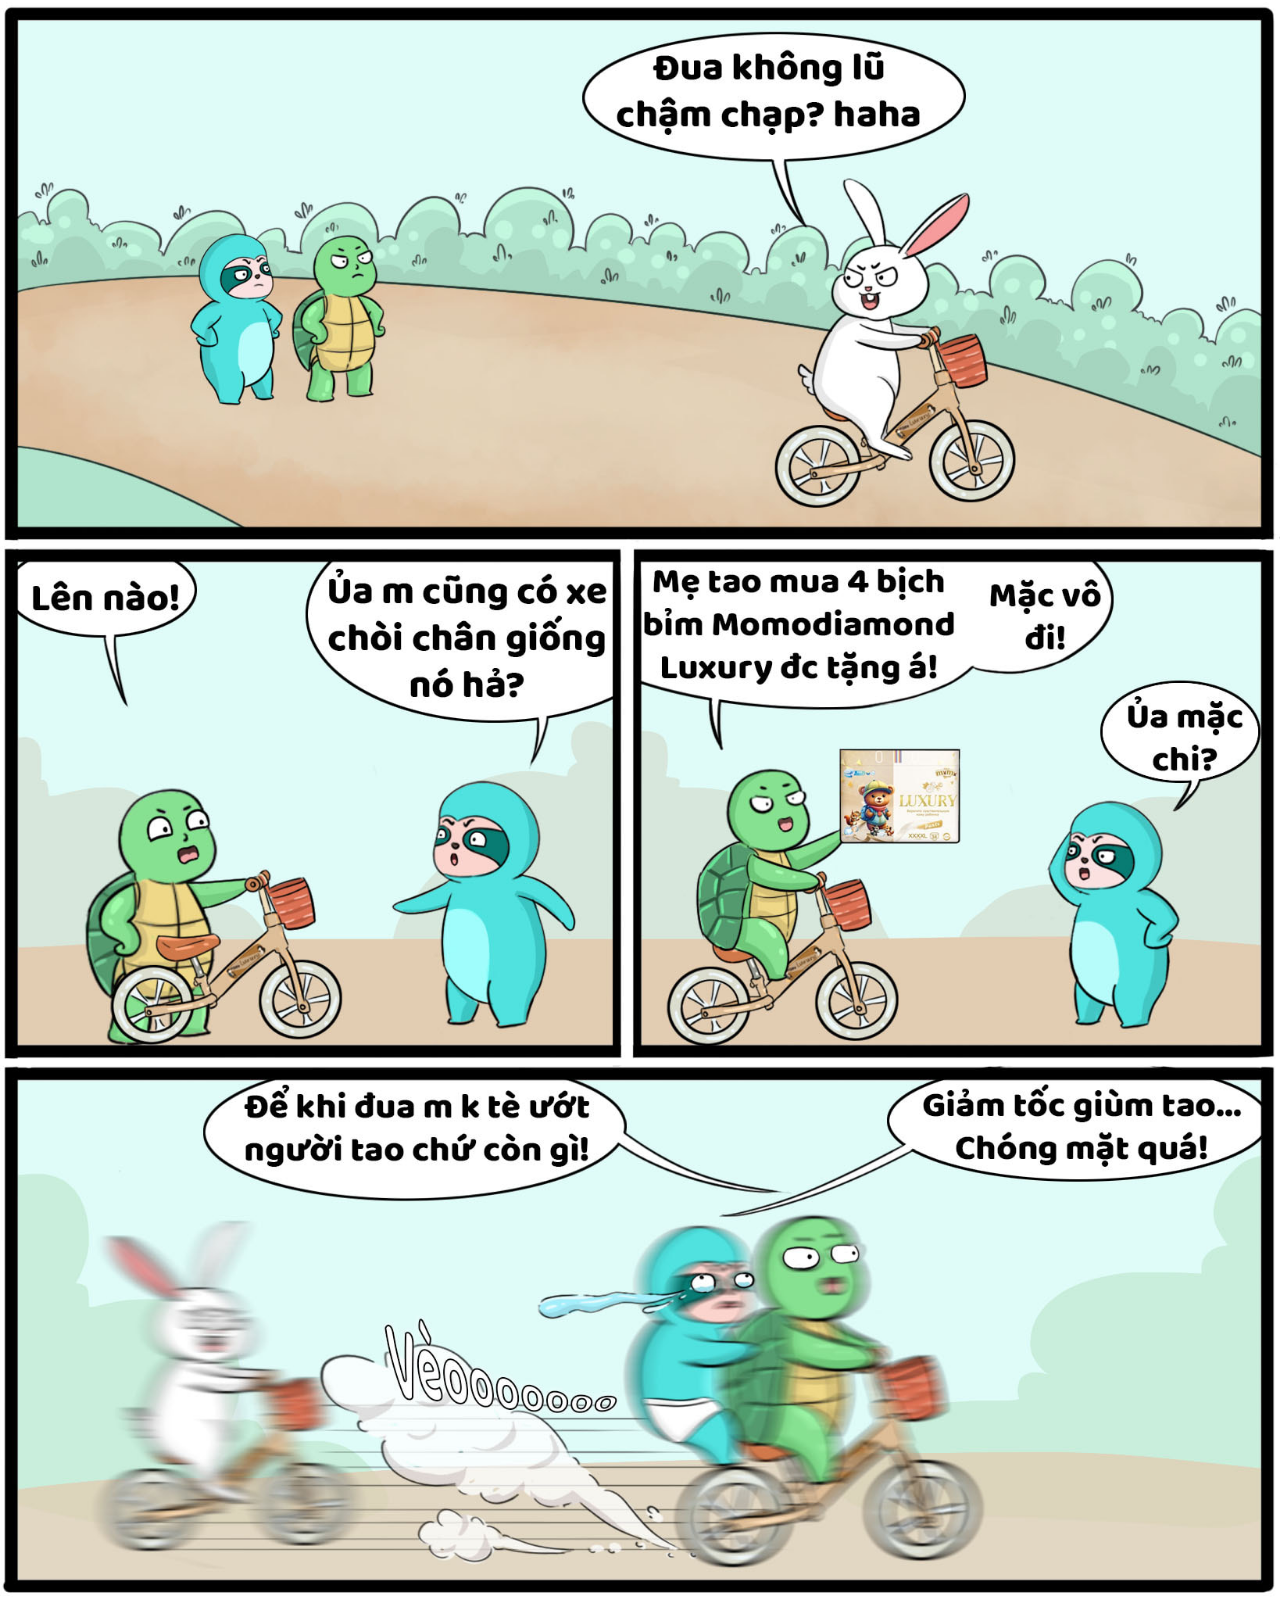
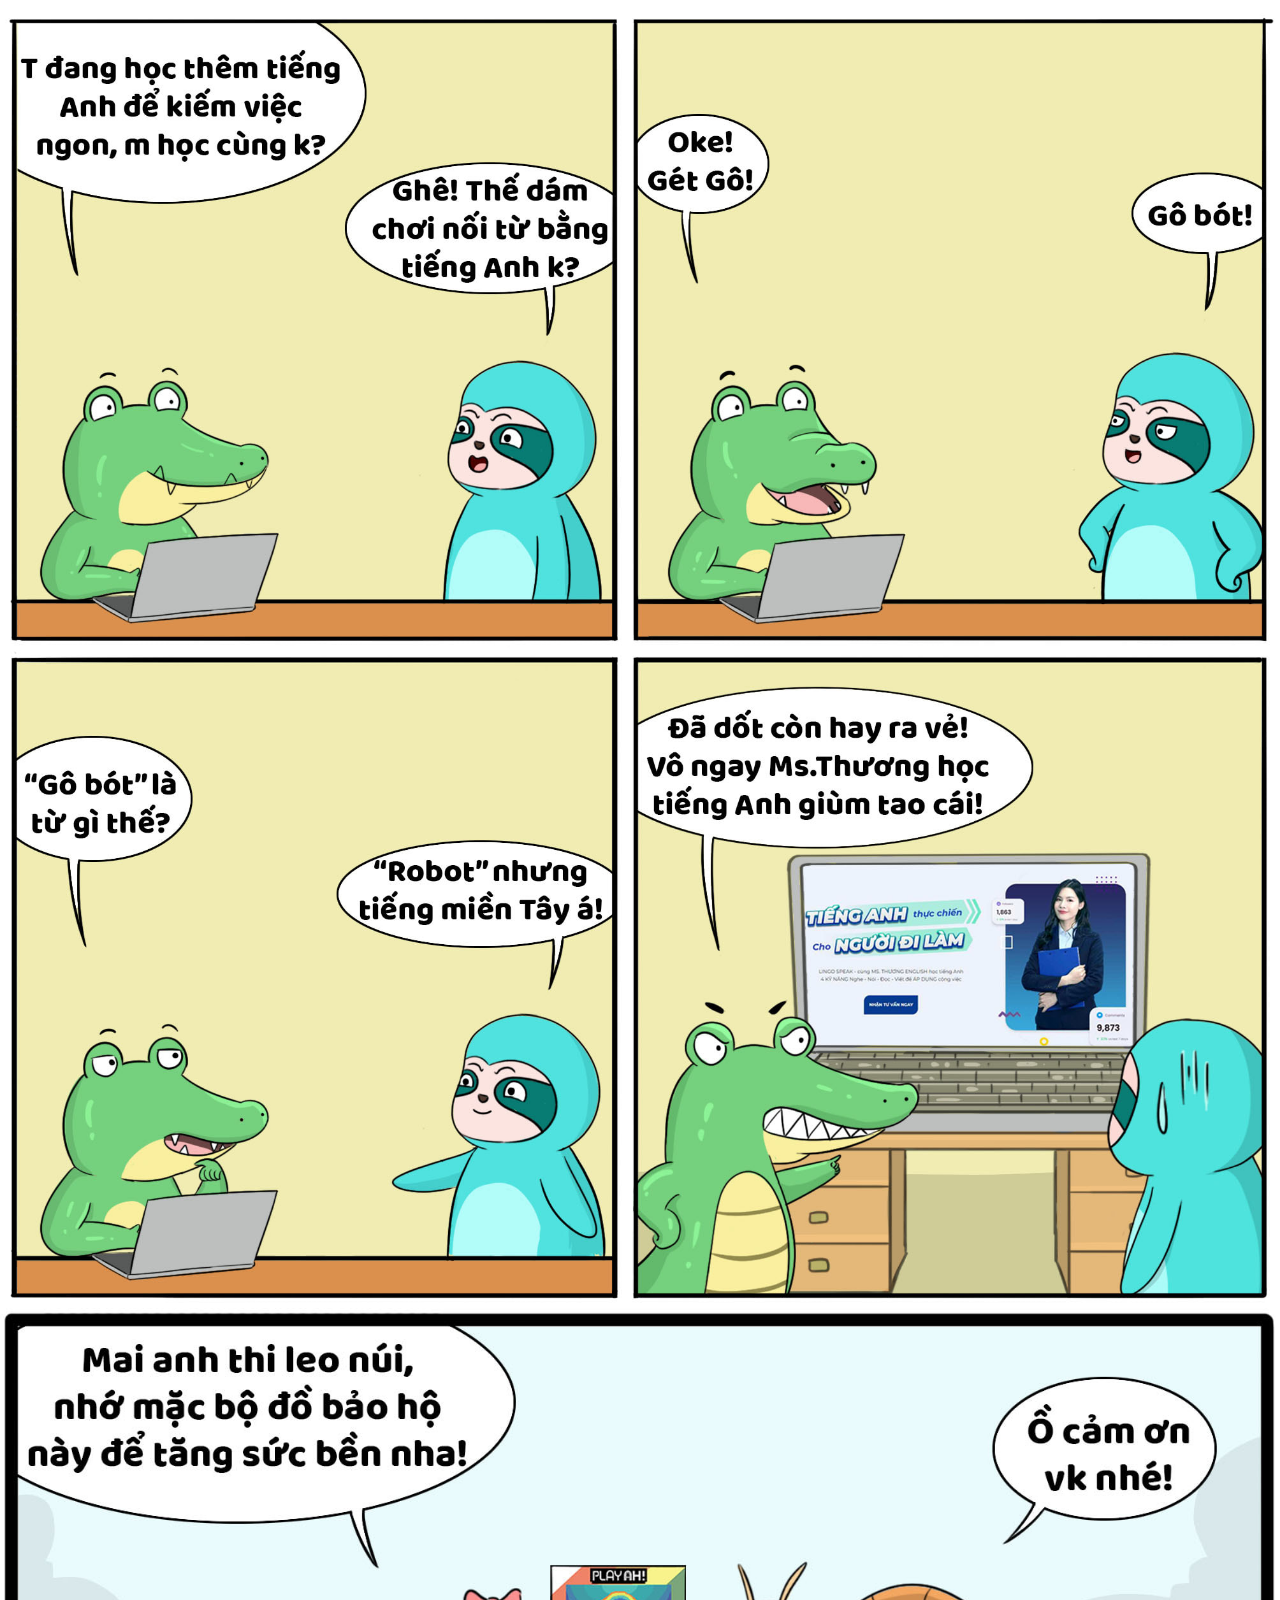
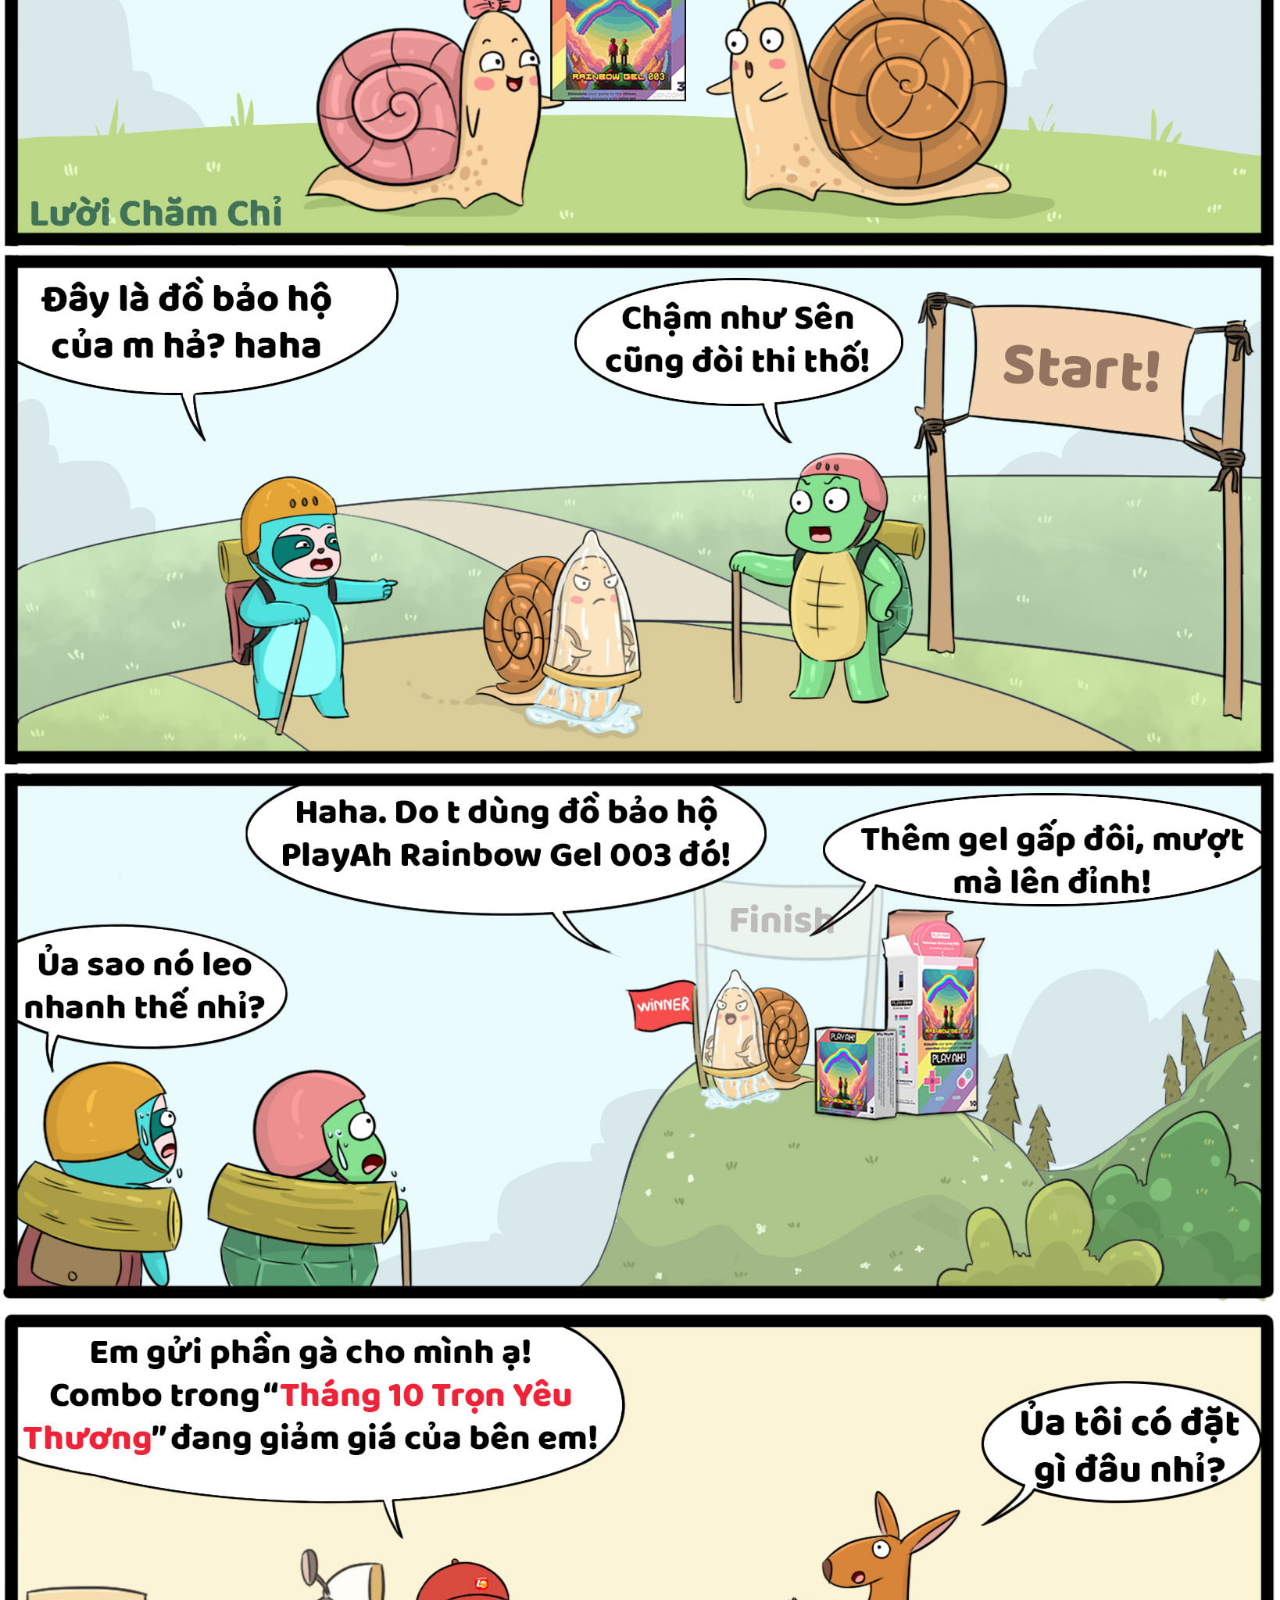
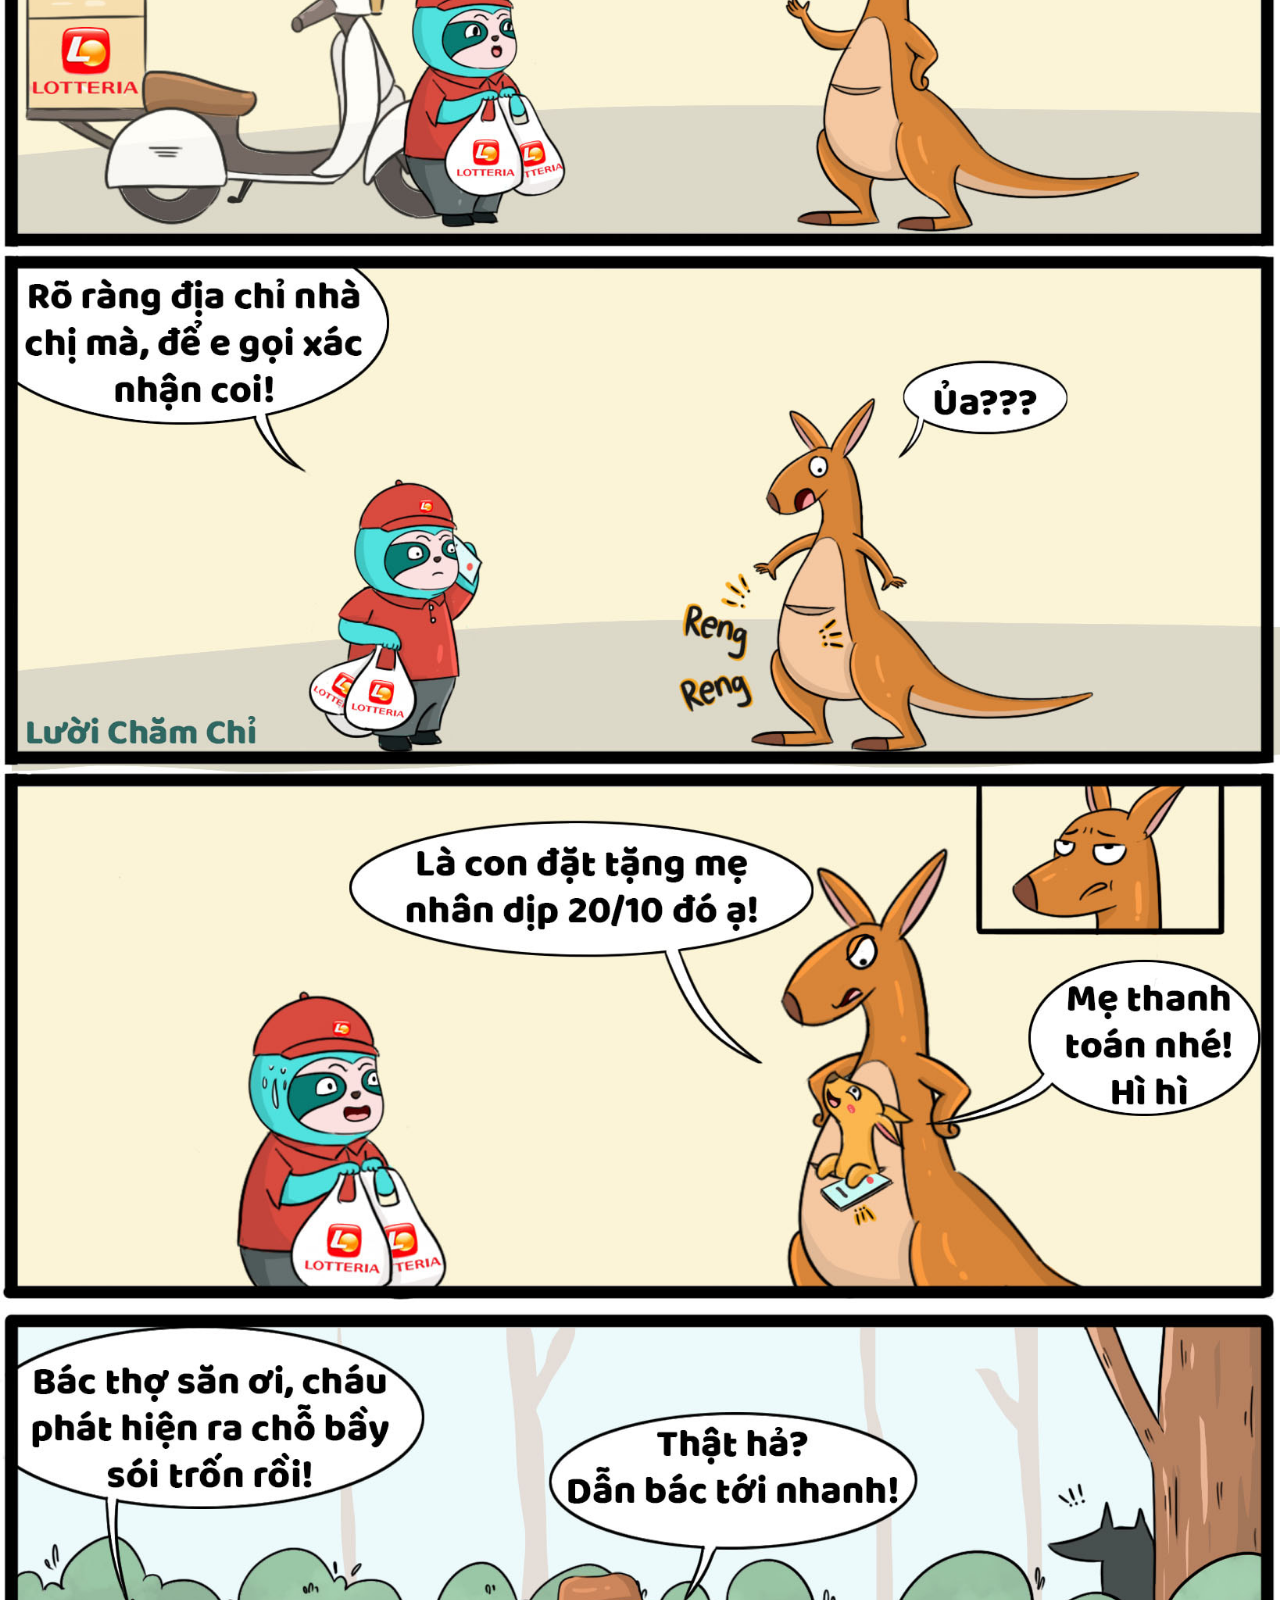
<file: luoixanhla.html>
<!DOCTYPE html>
<html lang="en">
<head>
    <meta charset="UTF-8">
    <meta name="viewport" content="width=device-width, initial-scale=1.0">
    <link rel="stylesheet" href="style.css">
    <title>Lười xanh lá</title>
</head>
<body>

<div class="container">
    <img src="luoixanhla/1.jpg" alt="Truyện 1">
    <img src="luoixanhla/2.jpg" alt="Truyện 2">
    <img src="luoixanhla/3.jpg" alt="Truyện 3">
    <img src="luoixanhla/4.jpg" alt="Truyện 4">
    <img src="luoixanhla/5.jpg" alt="Truyện 5">
    <img src="luoixanhla/6.jpg" alt="Truyện 6">
    <img src="luoixanhla/7.jpg" alt="Truyện 7">
    <img src="luoixanhla/8.jpg" alt="Truyện 8">
    <img src="luoixanhla/9.jpg" alt="Truyện 9">
    <img src="luoixanhla/10.jpg" alt="Truyện 10">
    <img src="luoixanhla/11.jpg" alt="Truyện 11">
    <img src="luoixanhla/12.jpg" alt="Truyện 12">
    <img src="luoixanhla/13.jpg" alt="Truyện 13">
    <img src="luoixanhla/14.jpg" alt="Truyện 14">
    <img src="luoixanhla/15.jpg" alt="Truyện 15">
    <img src="luoixanhla/16.jpg" alt="Truyện 16">
</div>

</body>
</html>
</file>
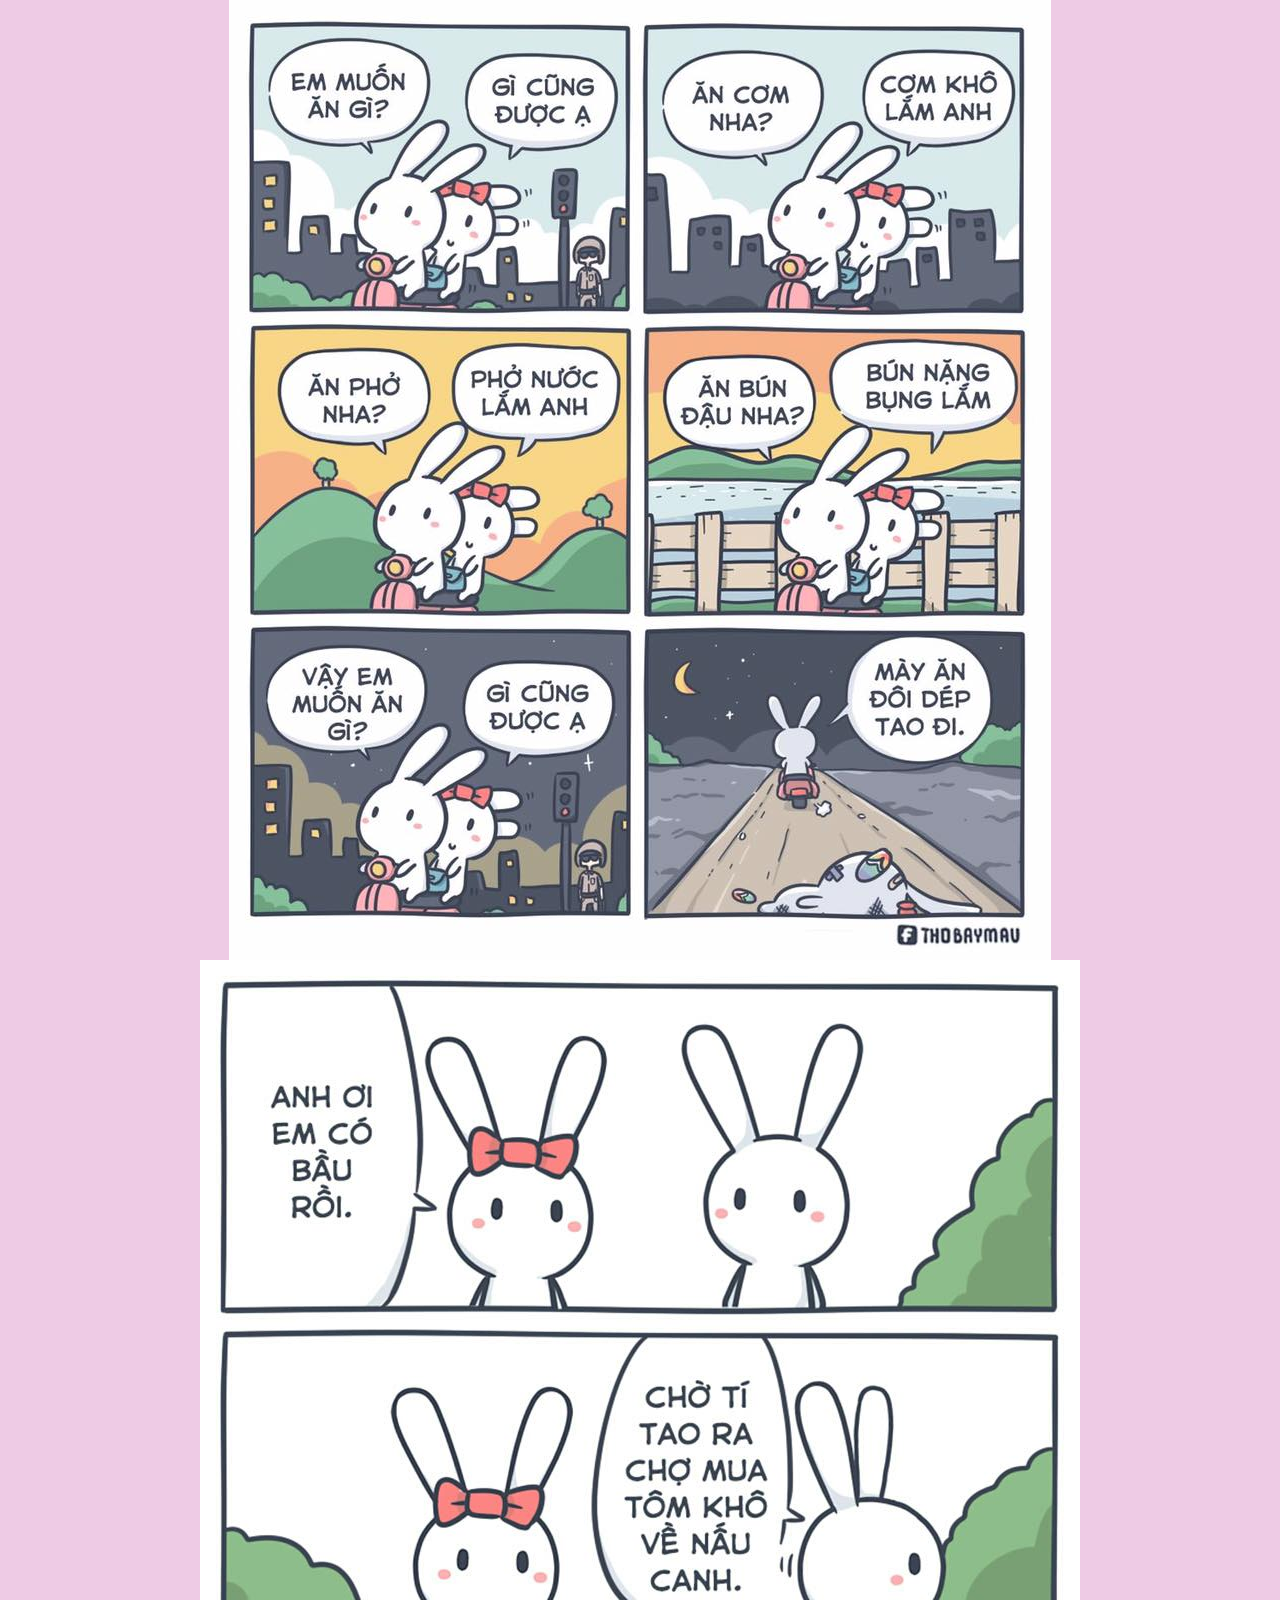
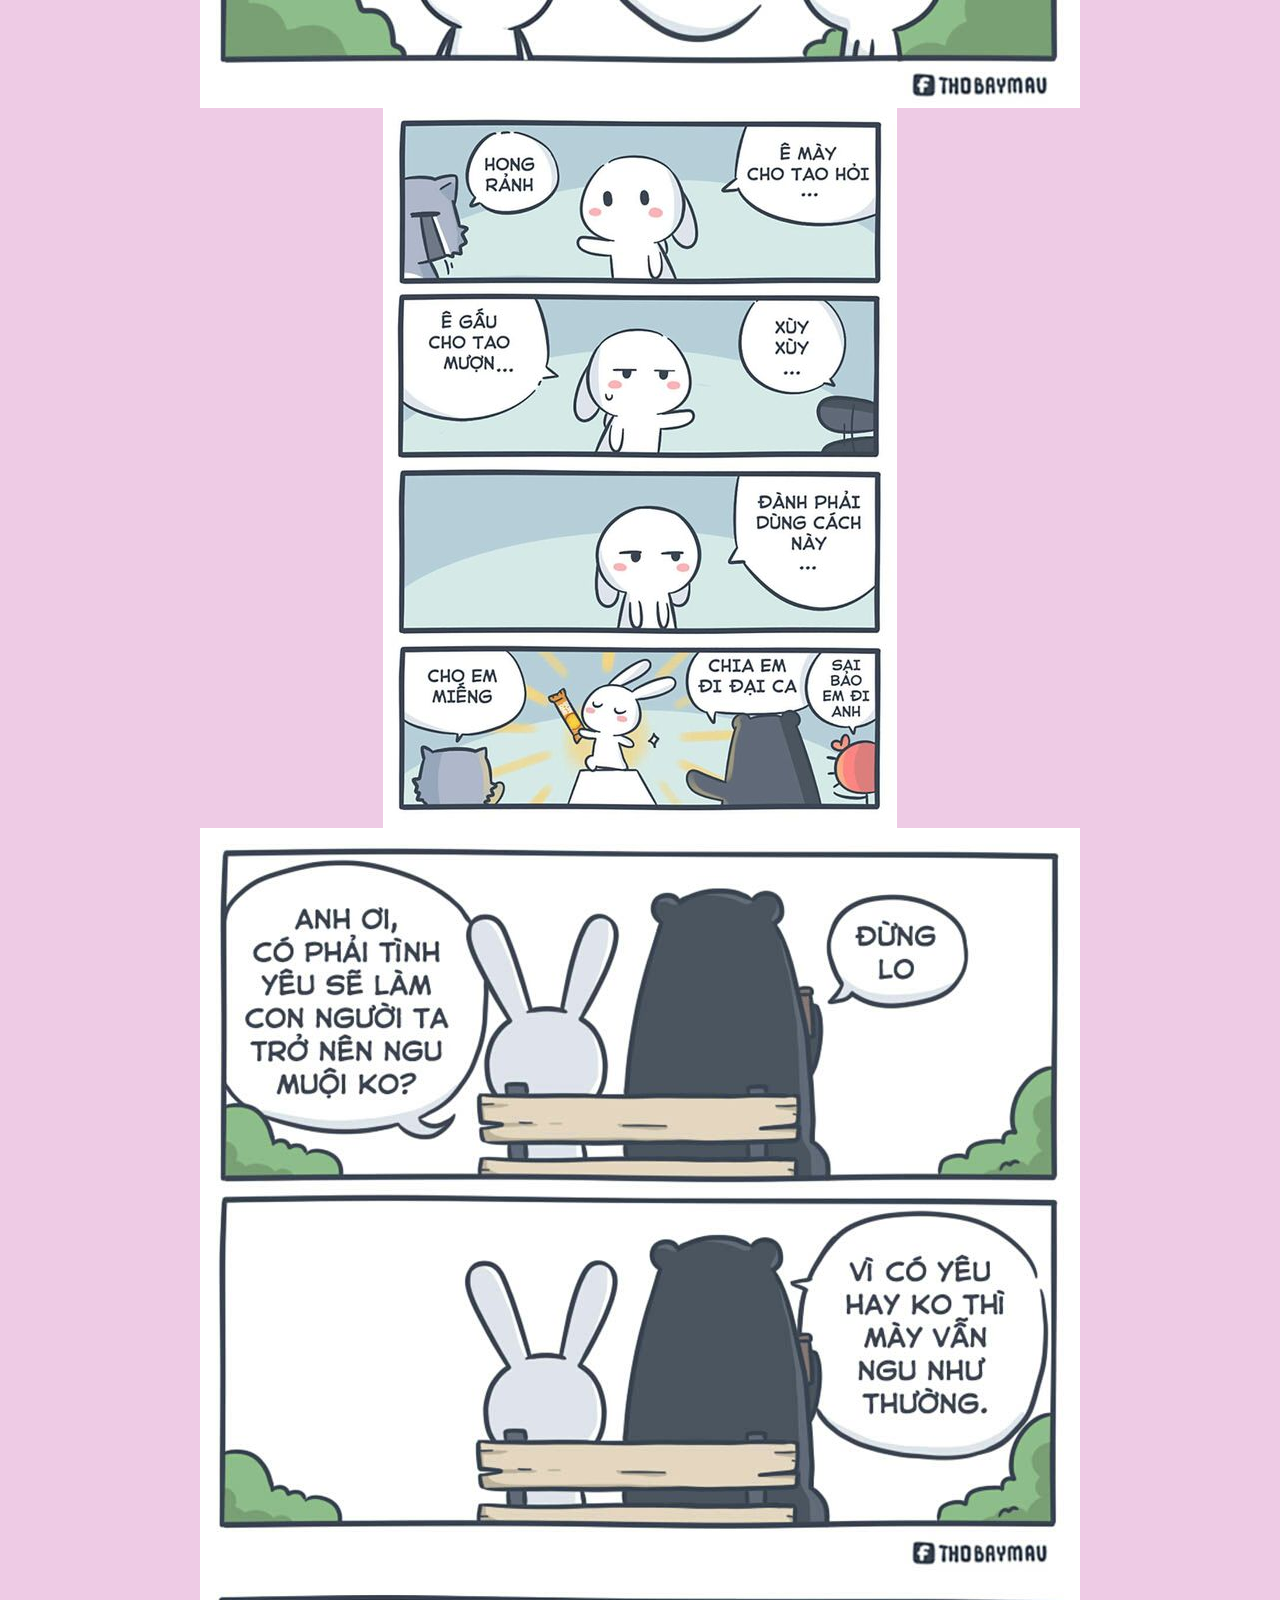
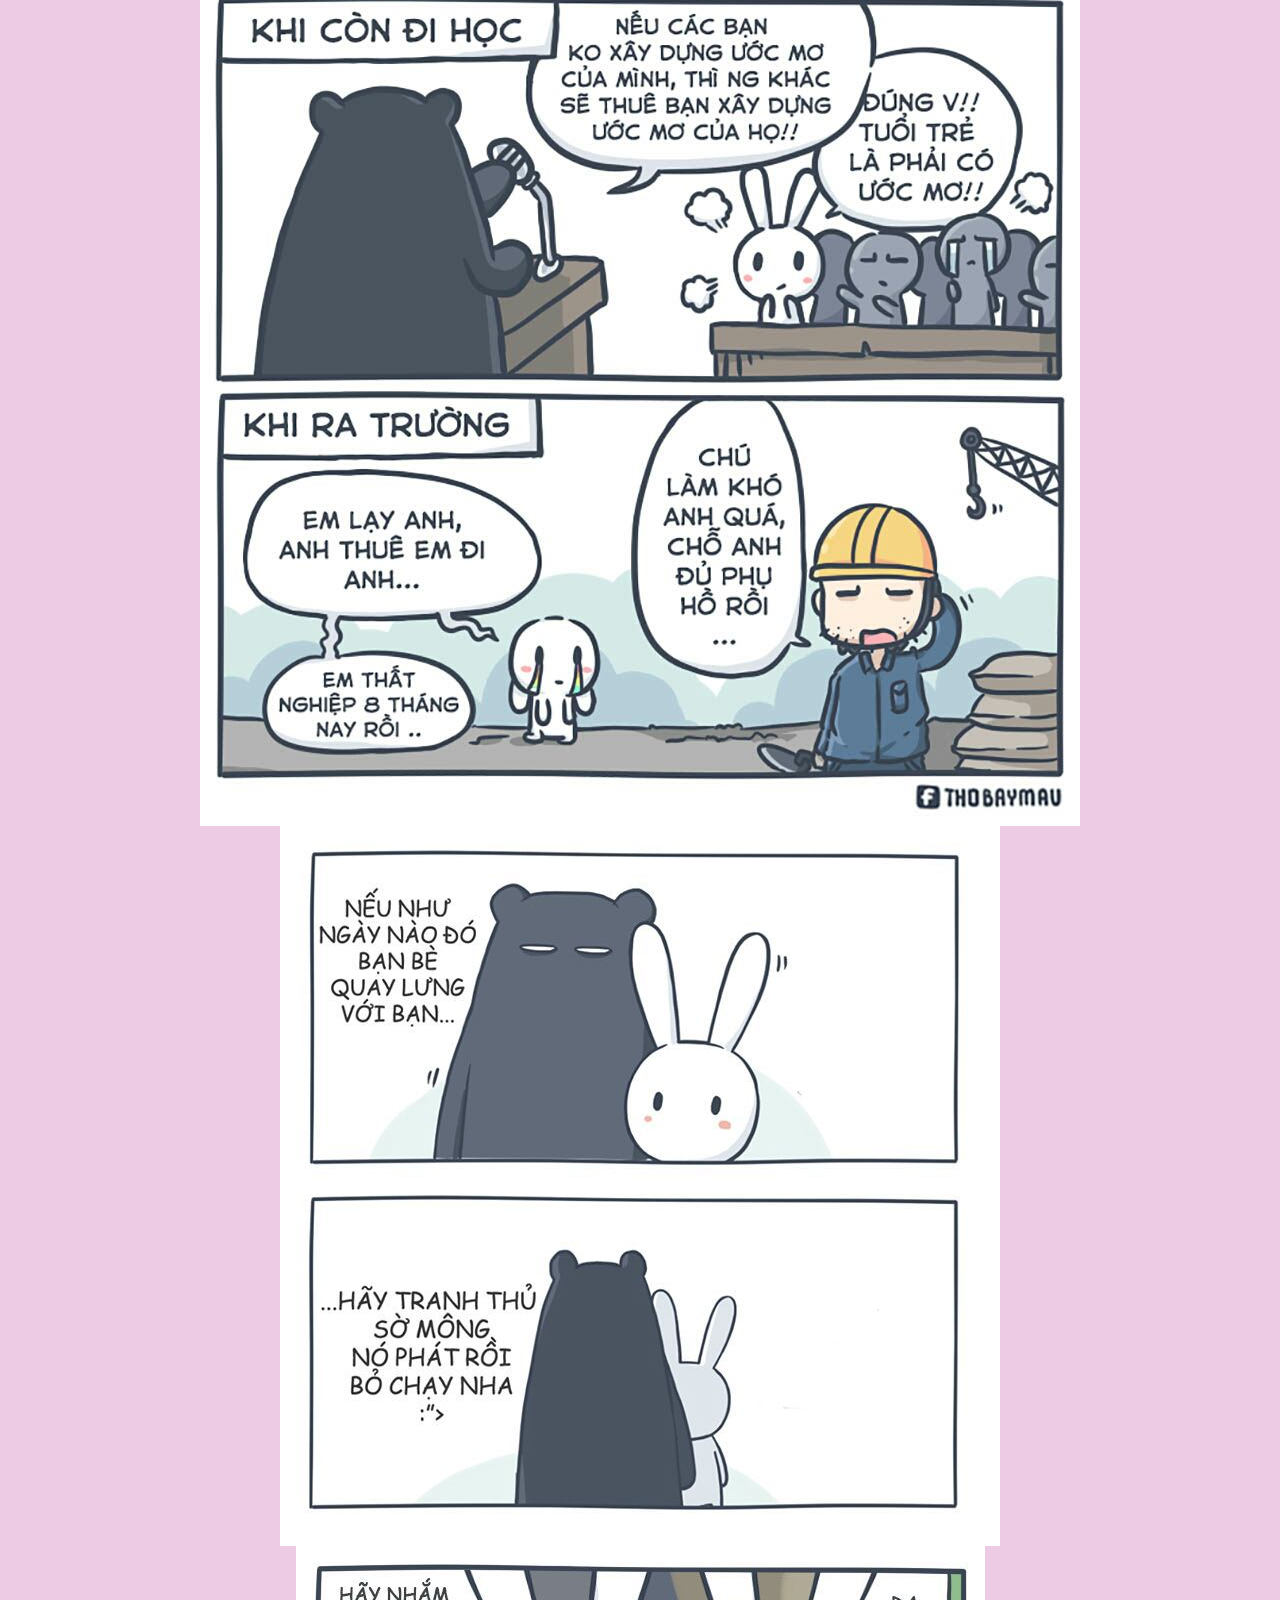
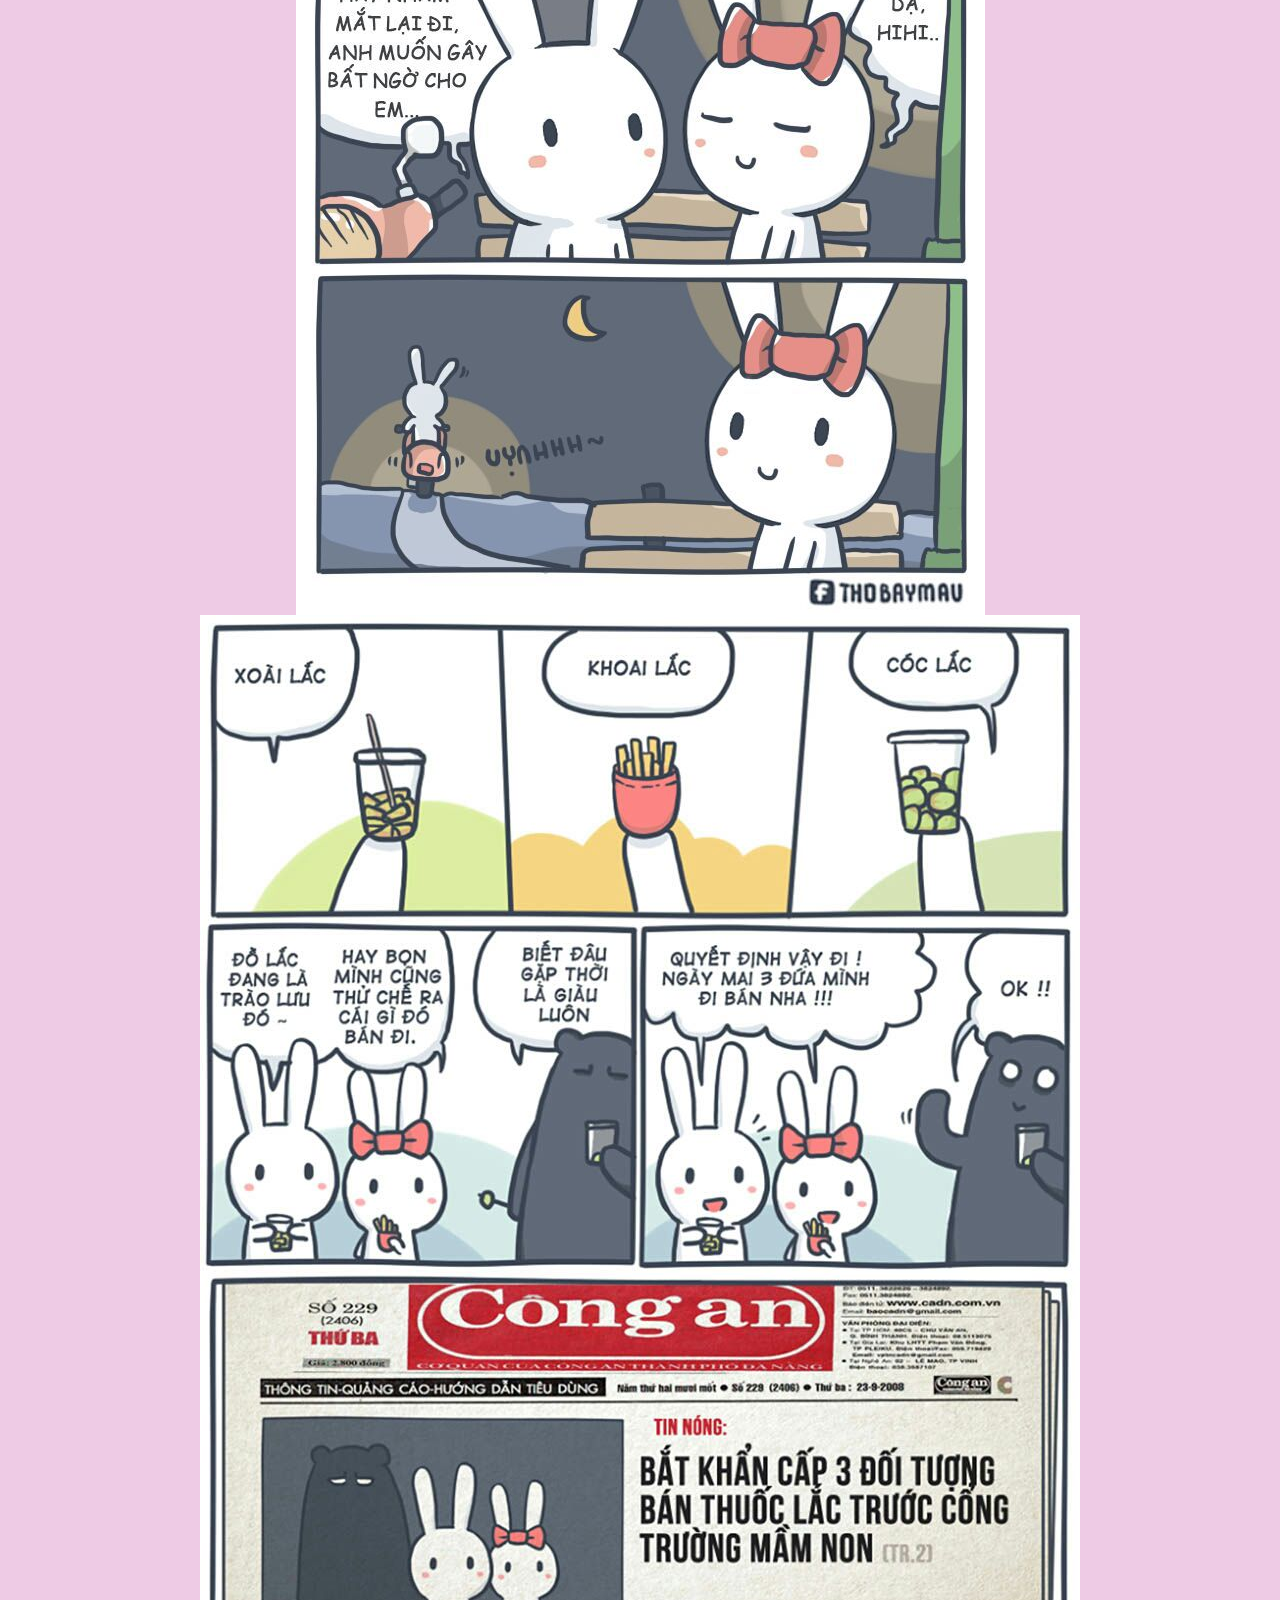
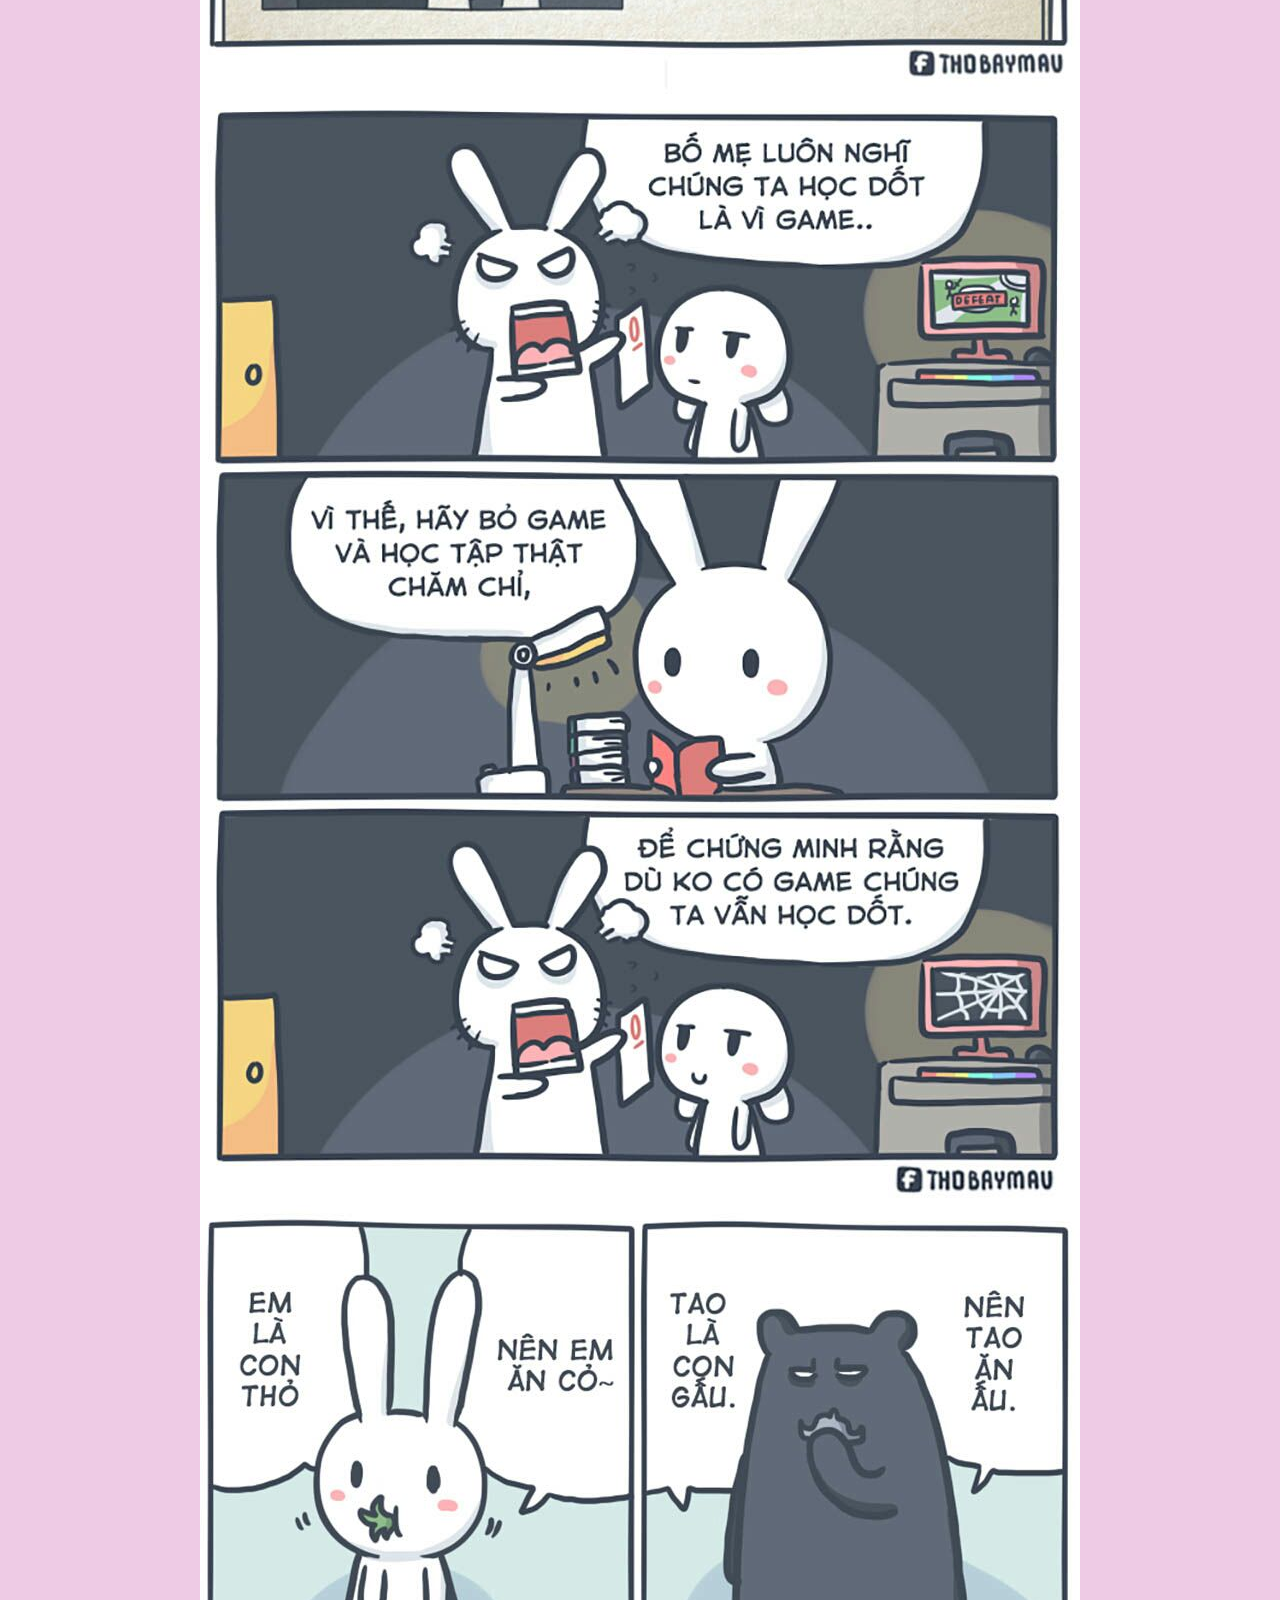
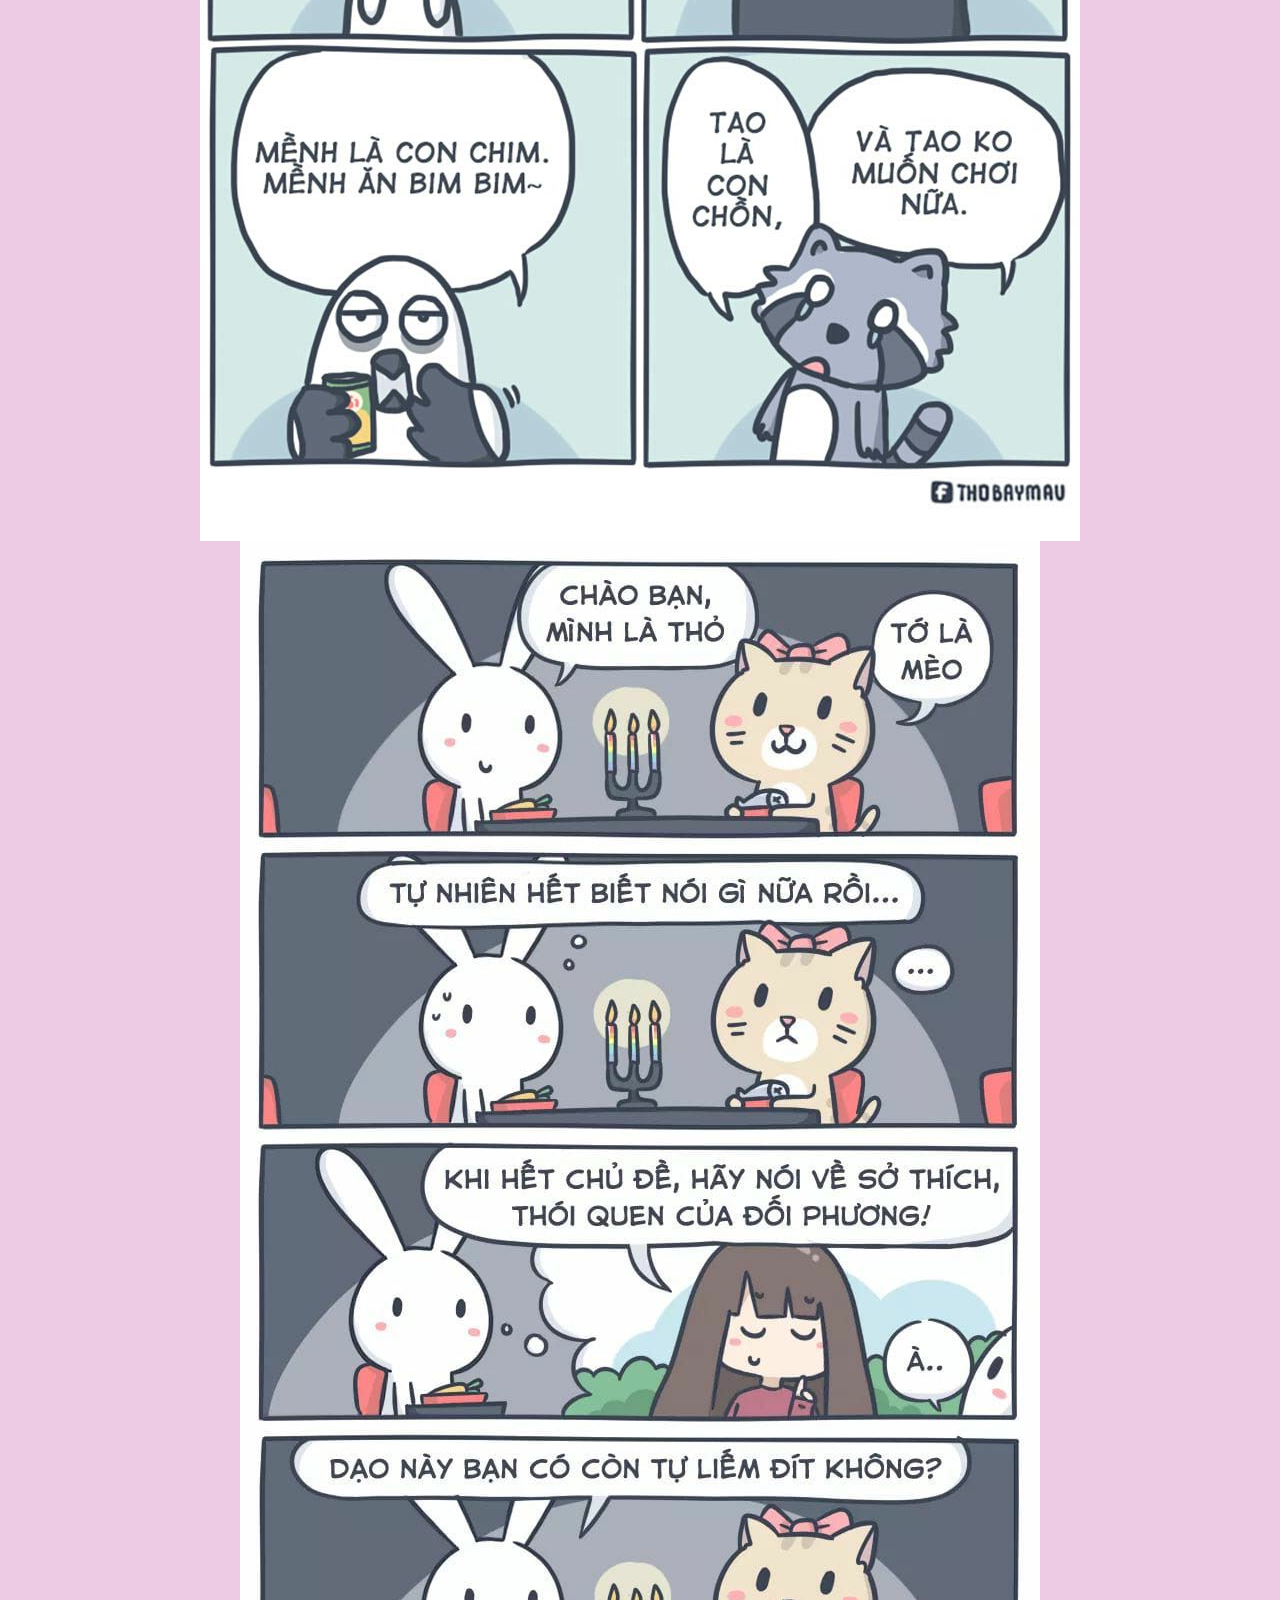
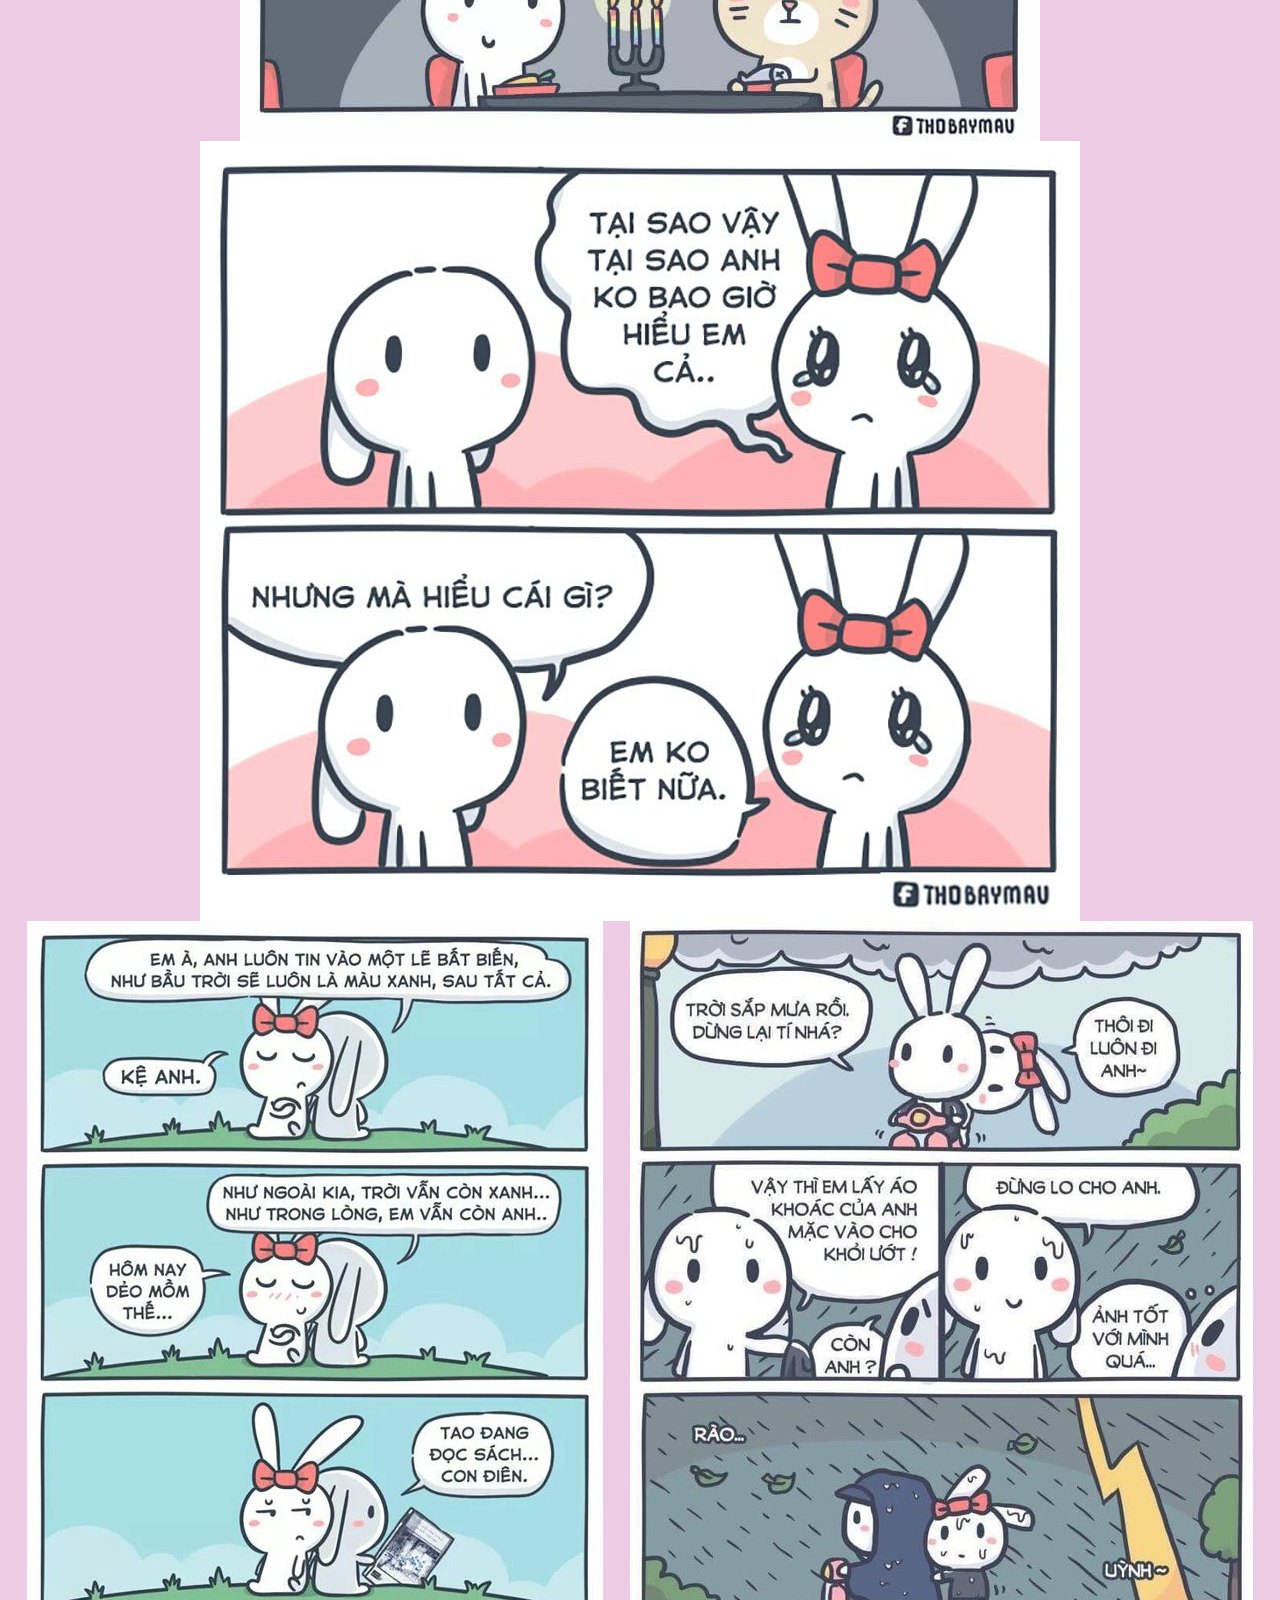
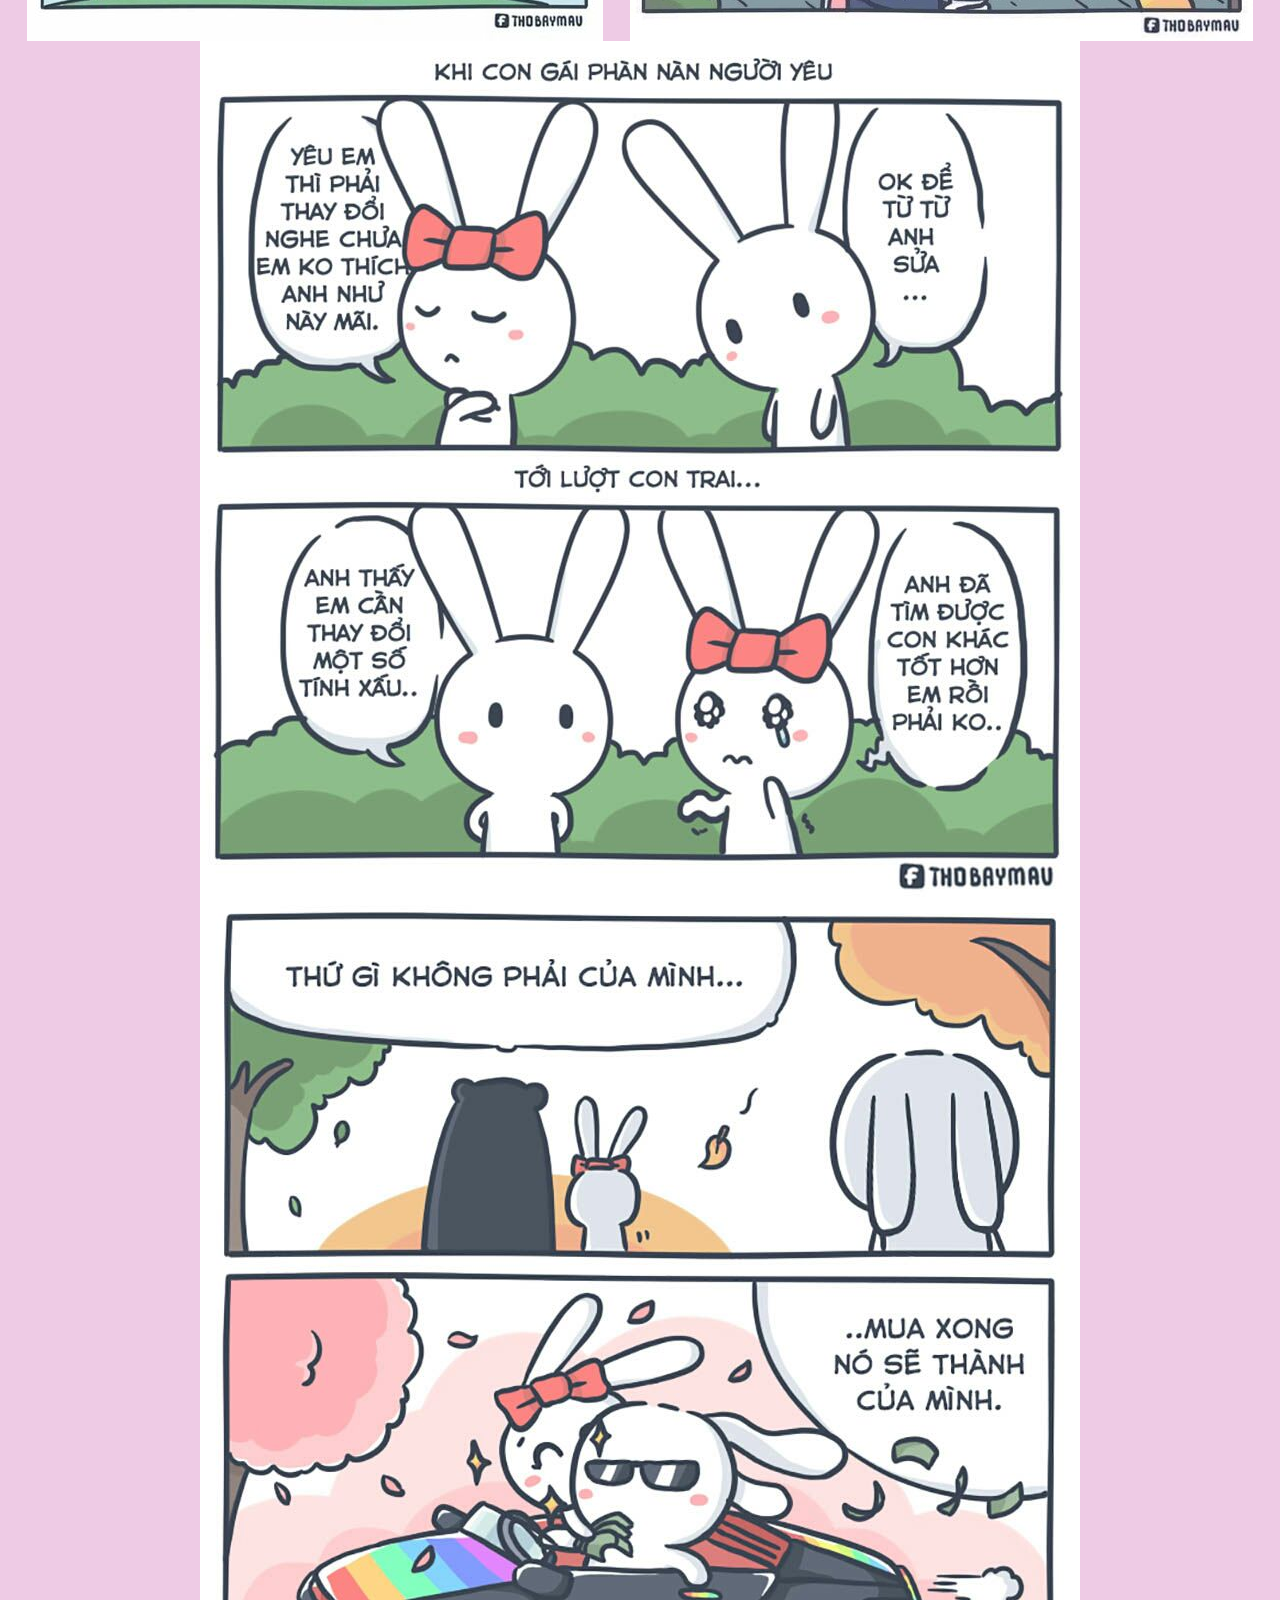
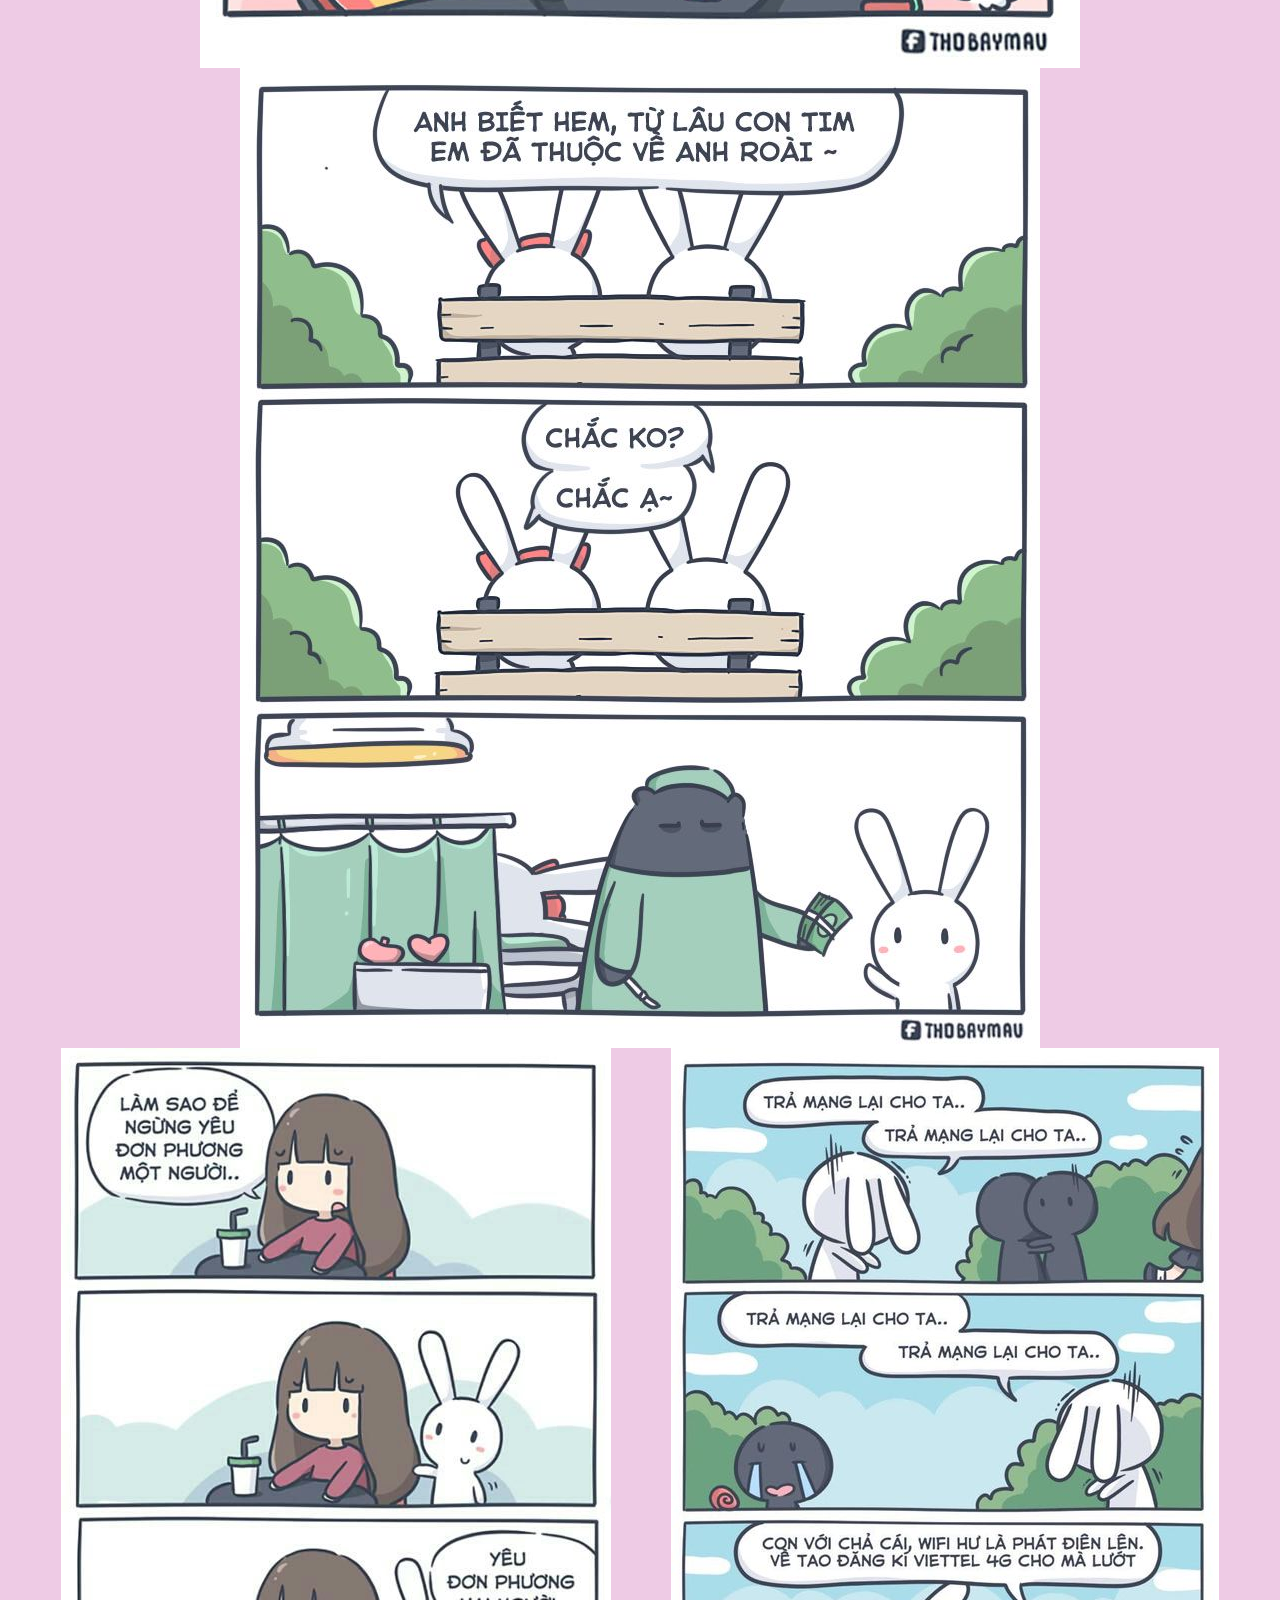
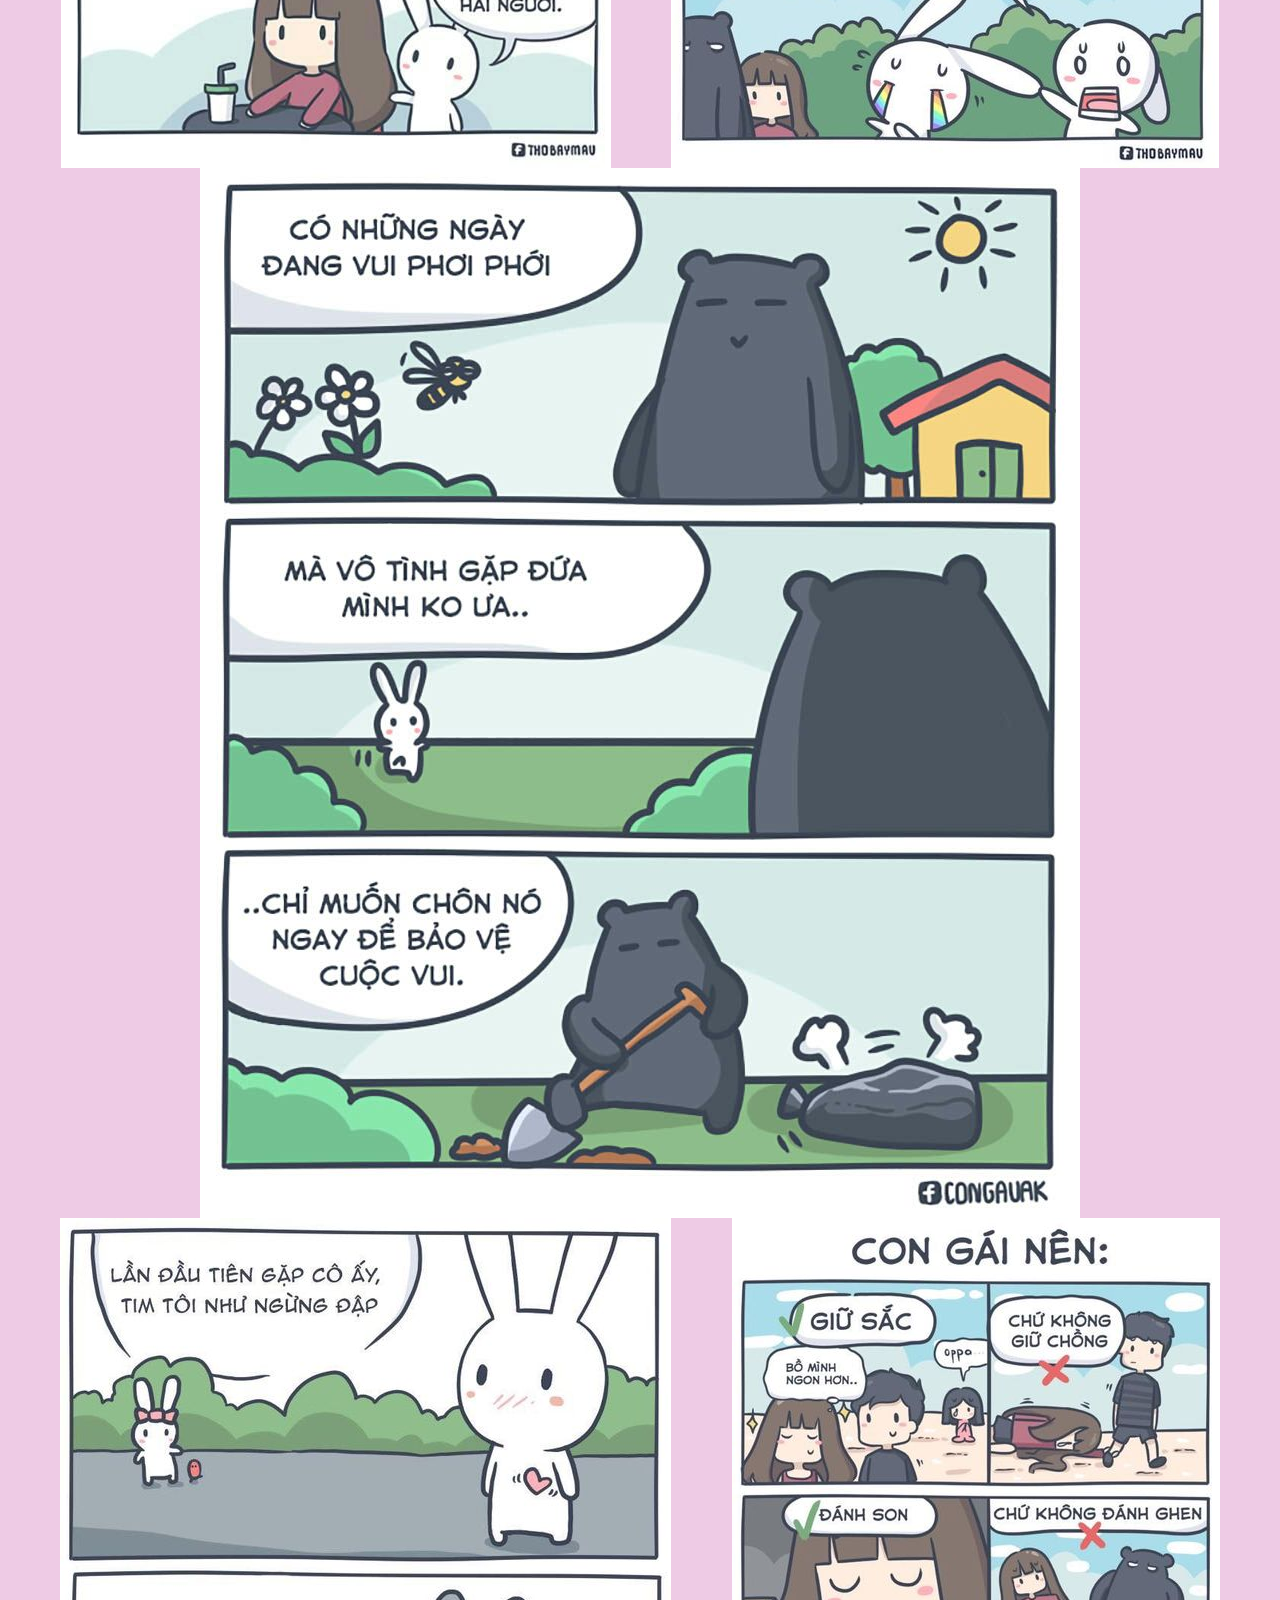
<file: tho7mau.html>
<!DOCTYPE html>
<html lang="en">
<head>
    <meta charset="UTF-8">
    <meta name="viewport" content="width=device-width, initial-scale=1.0">
    <link rel="stylesheet" href="style.css">
    <title>Thỏ bảy màu</title>
</head>
<body>

<div class="container">
    <img src="tho7mau/1.jpg" alt="Truyện 1">
    <img src="tho7mau/2.jpg" alt="Truyện 2">
    <img src="tho7mau/3.jpg" alt="Truyện 3">
    <img src="tho7mau/4.jpg" alt="Truyện 4">
    <img src="tho7mau/5.jpg" alt="Truyện 5">
    <img src="tho7mau/6.jpg" alt="Truyện 6">
    <img src="tho7mau/7.jpg" alt="Truyện 7">
    <img src="tho7mau/8.jpg" alt="Truyện 8">
    <img src="tho7mau/9.jpg" alt="Truyện 9">
    <img src="tho7mau/10.jpg" alt="Truyện 10">
    <img src="tho7mau/11.jpg" alt="Truyện 11">
    <img src="tho7mau/12.jpg" alt="Truyện 12">
    <img src="tho7mau/13.jpg" alt="Truyện 13">
    <img src="tho7mau/14.jpg" alt="Truyện 14">
    <img src="tho7mau/15.jpg" alt="Truyện 15">
    <img src="tho7mau/16.jpg" alt="Truyện 16">
    <img src="tho7mau/17.jpg" alt="Truyện 17">
    <img src="tho7mau/18.jpg" alt="Truyện 18">
    <img src="tho7mau/19.jpg" alt="Truyện 19">
    <img src="tho7mau/20.jpg" alt="Truyện 20">
    <img src="tho7mau/21.jpg" alt="Truyện 21">
    <img src="tho7mau/22.jpg" alt="Truyện 22">
</div>

</body>
</html>
</file>
<file: style.css>
body {
    font-family: Arial, sans-serif;
    margin: 0;
    padding: 0;
    background-color: #eecbe5;
}

.container {
    display: flex;
    flex-wrap: wrap;
    justify-content: space-evenly;
    align-items: center;
    height: 100vh;
}

.container img {
    max-width: 100%;
    height: auto;
}

.box {
    width: 200px;
    height: 200px;
    margin: 10px;
    overflow: hidden;
    cursor: pointer;
}

.box:hover {
    transform: scale(1.1);
}

.box img {
    width: 100%;
    height: 100%;
    object-fit: cover;
    border-radius: 50%;
}

.bar {
    position: fixed;
    width: 100%;
    background-color: #333;
    color: #fff;
    padding: 10px;
    box-sizing: border-box;
    text-align: center;
}

.bar h1 {
    margin: 0;
    font-size: 18px;
}

#topbar {
    top: 0;
}

#bottombar {
    bottom: 0;
}

#content {
    margin-top: 50px; /* Adjust this margin based on the topbar height */
    padding: 20px;
}
</file>
